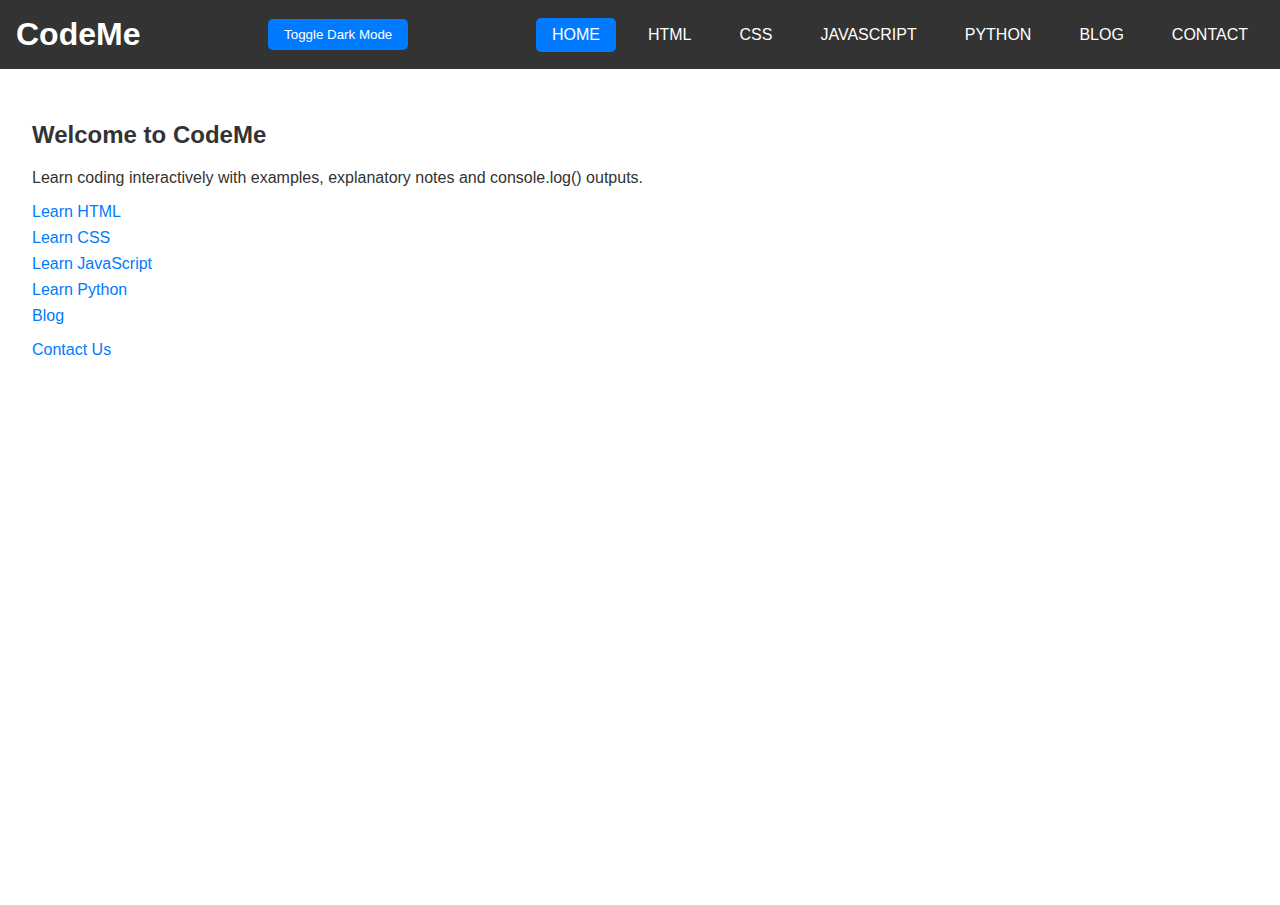
<file: index.html>
<!DOCTYPE html>
<html lang="en">

<head>
    <meta charset="UTF-8">
    <meta name="viewport" content="width=device-width, initial-scale=1.0">
    <title>CodeMe -Learn to Code</title>
    <link rel="stylesheet" href="static/css/style.css">
    <script src="static/script.js" defer></script>   
    <style>
html, body {
    height: 100%;
    margin: 0;
    padding: 0;
    box-sizing: border-box;
}
body {
    min-height: 100vh;
    width: 100vw;
    margin: 0;
    padding: 0;
    box-sizing: border-box;
    background: #fff;
    color: #333;
    font-family: Arial, sans-serif;
}
#root, .container {
    min-height: calc(100vh - 64px);
    box-sizing: border-box;
    height: auto;
}
nav {
    display: flex;
    justify-content: space-between;
    align-items: center;
    background-color: #333;
    color: white;
    padding: 1rem;
}
nav h1 {
    margin: 0;
}
.nav-links {
    display: flex;
    gap: 1rem;
}
.nav-links a {
    color: white;
    text-decoration: none;
    padding: 0.5rem 1rem;
    border-radius: 5px;
}
.nav-links a.active {
    background-color: #007bff;
}
.burger {
    display: none;
    flex-direction: column;
    cursor: pointer;
}
.burger div {
    width: 25px;
    height: 3px;
    background-color: white;
    margin: 3px 0;
}
@media (max-width: 768px) {
    .nav-links {
        display: none;
        flex-direction: column;
        background-color: #333;
        position: absolute;
        top: 60px;
        right: 10px;
        width: 150px;
        border-radius: 5px;
        padding: 1rem;
    }
    .nav-links.active {
        display: flex;
    }
    .burger {
        display: flex;
    }
}
button {
    cursor: pointer;
    padding: 0.5rem 1rem;
    border: none;
    background-color: #007bff;
    color: white;
    border-radius: 5px;
    transition: background 0.2s;
}
button:hover {
    background-color: #0056b3;
}
pre {
    background-color: #f8f9fa;
    color: #333;
    padding: 1rem;
    border: 1px solid #ddd;
    border-radius: 5px;
    overflow-x: auto;
    white-space: pre-wrap;
}
.dark-mode {
    background-color: #222 !important;
    color: white !important;
}
.dark-mode pre {
    background-color: #333;
    color: #f8f9fa;
    border: 1px solid #555;
}
    </style>
</head>

<body>
    <nav>
        <h1>CodeMe</h1>
        <button onclick="toggleTheme()">Toggle Dark Mode</button>
        <div class="burger" onclick="toggleMenu()">
            <div></div>
            <div></div>
            <div></div>
        </div>
        <div class="nav-links">
            <a href="index.html" class="active">HOME</a>
            <a href="htmlMe.html">HTML</a>
            <a href="cssMe.html">CSS</a>
            <a href="javascriptMe.html">JAVASCRIPT</a>
            <a href="pythonMe.html">PYTHON</a>
            <a href="blog.html">BLOG</a>
            <a href="contact.html">CONTACT</a>
        </div>
    </nav>

    <div class="container">
        <h2>Welcome to CodeMe</h2>
        <p>Learn coding interactively with examples, explanatory notes and console.log() outputs.</p>
        <ul>
            <li><a href="htmlMe.html">Learn HTML</a></li>
            <li><a href="cssMe.html">Learn CSS</a></li>
            <li><a href="javascriptMe.html">Learn JavaScript</a></li>
            <li><a href="pythonMe.html">Learn Python</a></li>
            <li><a href="blog.html">Blog</a></li>
        </ul>
        <a href="contact.html">Contact Us</a>
    </div>

    <script>
        // Toggle the burger menu
        function toggleMenu() {
            const navLinks = document.querySelector('.nav-links');
            navLinks.classList.toggle('active');
        }
    </script>
</body>

</html>
</file>
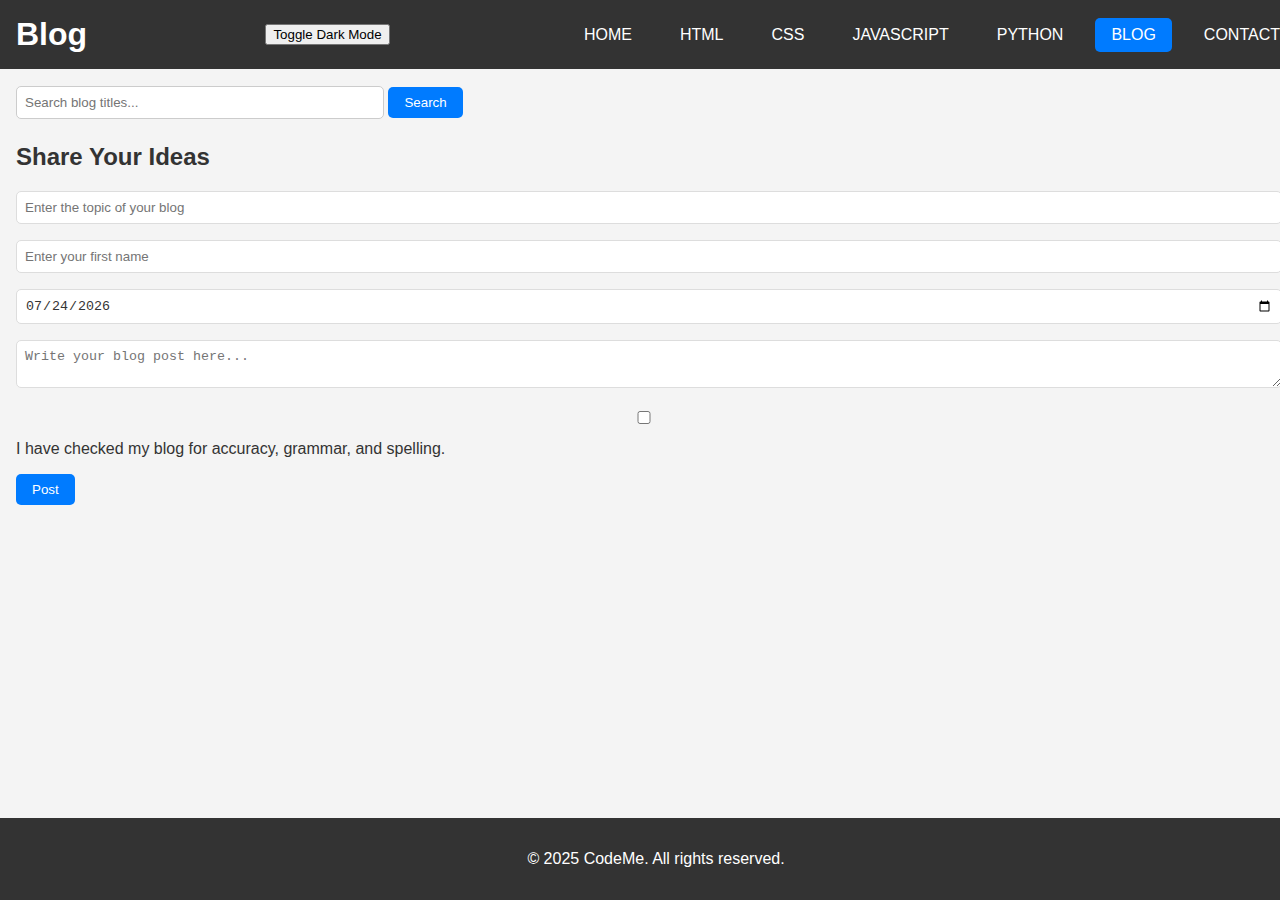
<file: blog.html>
<!DOCTYPE html>
<html lang="en">

<head>
    <meta charset="UTF-8">
    <meta name="viewport" content="width=device-width, initial-scale=1.0">
    <title>CodeMe - Blog</title>
    <link rel="stylesheet" href="static/css/blogstyle.css">
    <script src="static/script.js" defer></script>
    <style>
        .comments .comment {
            margin-bottom: 1rem;
        }

        .inline-alert {
            display: flex;
            align-items: center;
            margin-top: 0.5rem;
            color: #dc3545;
            font-weight: bold;
            font-size: 1rem;
        }

        .inline-alert input[type="checkbox"] {
            margin-right: 0.5rem;
            accent-color: #dc3545;
        }

        /* Modal styles */
        .modal-overlay {
            position: fixed;
            top: 0;
            left: 0;
            right: 0;
            bottom: 0;
            background: rgba(0, 0, 0, 0.5);
            z-index: 2000;
            display: flex;
            align-items: center;
            justify-content: center;
        }

        .modal {
            background: #fff;
            color: #222;
            border-radius: 8px;
            max-width: 90vw;
            width: 400px;
            padding: 1.5rem;
            box-shadow: 0 4px 24px rgba(0, 0, 0, 0.2);
            position: relative;
        }

        .modal h3 {
            margin-top: 0;
        }

        .modal-list {
            max-height: 300px;
            overflow-y: auto;
            margin-bottom: 1rem;
        }

        .modal-list label {
            display: flex;
            align-items: center;
            margin-bottom: 0.5rem;
            cursor: pointer;
        }

        .modal-list input[type="checkbox"] {
            margin-right: 0.5rem;
        }

        .modal-close {
            background: #dc3545;
            color: #fff;
            border: none;
            border-radius: 4px;
            padding: 0.5rem 1rem;
            cursor: pointer;
            float: right;
        }

        .modal-instruction {
            font-size: 0.95rem;
            color: #555;
            margin-bottom: 0.5rem;
        }

        .dynamic-modal-anchor {
            position: relative;
        }

        .dynamic-modal-below {
            position: static !important;
            margin-top: 1rem;
            z-index: 3000;
        }

        .scroll-to-top {
            display: none;
            position: fixed;
            right: 2rem;
            bottom: 5rem;
            z-index: 3001;
            background: #007bff;
            color: #fff;
            border: none;
            border-radius: 50px;
            padding: 0.75rem 1.5rem;
            font-size: 1.1rem;
            cursor: pointer;
            box-shadow: 0 2px 8px rgba(0, 0, 0, 0.15);
            transition: opacity 0.2s;
        }

        /* Burger icon and nav menu sizing for consistency across pages */
        .burger {
            display: none;
            flex-direction: column;
            cursor: pointer;
            margin-left: 1rem;
            margin-right: 0.5rem;
            z-index: 1100;
            padding: 0.25rem 0.25rem;
            background: transparent;
            border: none;
            width: 40px;
            height: 40px;
            justify-content: center;
        }
        .burger div {
            width: 28px;
            height: 4px;
            background-color: white;
            margin: 4px 0;
            border-radius: 2px;
        }
        @media (max-width: 768px) {
            .nav-links {
                display: none;
                flex-direction: column;
                background-color: #333;
                position: absolute;
                top: 60px;
                right: 10px;
                width: 180px;
                border-radius: 5px;
                padding: 1rem 0.5rem;
                margin: 0;
                z-index: 1050;
                box-shadow: 0 2px 8px rgba(0,0,0,0.15);
            }
            .nav-links.active {
                display: flex;
            }
            .burger {
                display: flex;
            }
        }
        @media (max-width: 600px) {

            .add-post input,
            .add-post textarea {
                font-size: 1rem;
            }

            .inline-alert {
                font-size: 0.95rem;
            }

            .modal {
                width: 95vw;
                padding: 1rem;
            }

            .scroll-to-top {
                right: 1rem;
                bottom: 5rem;
                padding: 0.5rem 1rem;
                font-size: 1rem;
            }
        }
        @media (max-width: 400px) {
            .burger {
                width: 36px;
                height: 36px;
            }
            .nav-links {
                width: 98vw;
                right: 1vw;
                padding: 0.5rem 0.1rem;
            }
        }
    </style>
</head>

<body>
    <nav>
        <h1>Blog</h1>
        <button onclick="toggleTheme()">Toggle Dark Mode</button>
        <div class="burger" onclick="toggleMenu()">
            <div></div>
            <div></div>
            <div></div>
        </div>
        <div class="nav-links">
            <a href="index.html">HOME</a>
            <a href="htmlMe.html">HTML</a>
            <a href="cssMe.html">CSS</a>
            <a href="javascriptMe.html">JAVASCRIPT</a>
            <a href="pythonMe.html">PYTHON</a>
            <a href="blog.html" class="active">BLOG</a>
            <a href="contact.html">CONTACT</a>
        </div>
    </nav>

    <div class="container">
        <div style="margin-bottom:1.5rem;">
            <input type="text" id="searchInput" placeholder="Search blog titles..."
                style="width:70%;max-width:350px;padding:0.5rem;border-radius:5px;border:1px solid #ccc;"
                onkeydown="if(event.key==='Enter'){event.preventDefault();searchBlogs();}">
            <button onclick="searchBlogs()"
                style="padding:0.5rem 1rem;border-radius:5px;border:none;background:#007bff;color:#fff;cursor:pointer;">Search</button>
        </div>
        <div class="add-post">
            <h2>Share Your Ideas</h2>
            <form id="addPostForm" onsubmit="addPost(event)">
                <input type="text" id="postTopic" placeholder="Enter the topic of your blog" required>
                <input type="text" id="postAuthor" placeholder="Enter your first name" required>
                <input type="date" id="postDate" required>
                <textarea id="postContent" placeholder="Write your blog post here..." required></textarea>
                <div style="margin-bottom: 1rem;">
                    <input type="checkbox" id="postConfirm" required style="margin-right:0.5rem;">
                    <label for="postConfirm">I have checked my blog for accuracy, grammar, and spelling.</label>
                </div>
                <div id="postAlert"></div>
                <button type="submit">Post</button>
            </form>
        </div>

        <div class="blog-posts" id="blogPosts">
            <!-- Blog posts will be dynamically added here -->
        </div>
    </div>

    <div id="searchModal" style="display:none;"></div>

    <!-- Return to Top button restored just above the footer -->
    <button class="scroll-to-top" id="scrollToTop" onclick="scrollToTop()">Return to Top</button>

    <footer>
        <p>&copy; 2025 CodeMe. All rights reserved.</p>
    </footer>

    <script>
        // Toggle the burger menu
        function toggleMenu() {
            const navLinks = document.querySelector('.nav-links');
            navLinks.classList.toggle('active');
        }
        // Set the current date in the date field on page load and restrict to today only
        const today = new Date().toISOString().split('T')[0];
        document.getElementById('postDate').value = today;
        document.getElementById('postDate').setAttribute('min', today);
        document.getElementById('postDate').setAttribute('max', today);

        // Store blog post references for search
        let blogPostRefs = [];

        // Add a new blog post
        function addPost(event) {
            if (event) event.preventDefault();

            document.getElementById('postAlert').innerHTML = '';

            const postTopic = document.getElementById('postTopic').value;
            const postAuthor = document.getElementById('postAuthor').value;
            const postDate = document.getElementById('postDate').value;
            const postContent = document.getElementById('postContent').value;
            const postConfirm = document.getElementById('postConfirm').checked;

            if (!postTopic.trim()) {
                document.getElementById('postTopic').focus();
                return;
            }
            if (!postAuthor.trim()) {
                document.getElementById('postAuthor').focus();
                return;
            }
            if (!postDate) {
                alert('The date is required. Please select a date.');
                document.getElementById('postDate').focus();
                return;
            }
            if (postDate !== today) {
                alert('The date must be today.');
                document.getElementById('postDate').focus();
                return;
            }
            if (!postContent.trim()) {
                document.getElementById('postContent').focus();
                return;
            }
            if (!postConfirm) {
                document.getElementById('postAlert').innerHTML = `
                <span class="inline-alert">
                    <input type="checkbox" id="postConfirmInline" onclick="document.getElementById('postConfirm').checked=this.checked;document.getElementById('postAlert').innerHTML='';" style="margin-right:0.5rem;">
                    Please confirm you have checked your blog for accuracy, grammar, and spelling.
                </span>
            `;
                document.getElementById('postConfirmInline').focus();
                return;
            }

            const blogPosts = document.getElementById('blogPosts');
            const postDiv = document.createElement('div');
            postDiv.className = 'blog-post';
            postDiv.setAttribute('data-author', postAuthor);

            // Assign a unique id for search navigation
            const postId = 'blog-' + Date.now() + '-' + Math.floor(Math.random() * 10000);
            postDiv.id = postId;

            const postTitle = document.createElement('h3');
            postTitle.textContent = `${postTopic} - by ${postAuthor} on ${postDate}`;
            postDiv.appendChild(postTitle);

            const postText = document.createElement('p');
            postText.textContent = postContent;
            postText.className = 'post-content';
            postDiv.appendChild(postText);

            // Emoji container (no link to comments)
            const emojiContainer = document.createElement('div');
            emojiContainer.className = 'emoji-container';
            emojiContainer.innerHTML = `
            <button type="button" onclick="incrementEmoji(this, '👍')">👍 <span class="emoji-count">0</span></button>
            <button type="button" onclick="incrementEmoji(this, '❤️')">❤️ <span class="emoji-count">0</span></button>
            <button type="button" onclick="incrementEmoji(this, '😂')">😂 <span class="emoji-count">0</span></button>
            <button type="button" onclick="incrementEmoji(this, '😮')">😮 <span class="emoji-count">0</span></button>
            <button type="button" onclick="incrementEmoji(this, '😢')">😢 <span class="emoji-count">0</span></button>
        `;
            postDiv.appendChild(emojiContainer);

            // Discuss section (for new post only, not linked to other posts)
            const discussSection = document.createElement('div');
            discussSection.className = 'discuss-section dynamic-modal-anchor';
            discussSection.innerHTML = `
            <h4>Discuss:</h4>
            <div class="comments"></div>
            <input type="text" class="comment-author" placeholder="Your First Name" required>
            <input type="date" class="comment-date" required>
            <textarea class="comment-input" placeholder="Write your comment here..." required></textarea>
            <div style="margin-bottom: 1rem;">
                <input type="checkbox" class="comment-confirm" required style="margin-right:0.5rem;">
                <label>I've checked my comment for accuracy, grammar, and spelling.</label>
            </div>
            <div class="commentAlert"></div>
            <button class="comment-button" onclick="addComment(event, this)">Comment</button>
        `;
            postDiv.appendChild(discussSection);

            // Set the current date for the comment date field and restrict to today only
            const commentDateField = discussSection.querySelector('.comment-date');
            commentDateField.value = today;
            commentDateField.setAttribute('min', today);
            commentDateField.setAttribute('max', today);

            const deleteButton = document.createElement('button');
            deleteButton.textContent = 'Delete';
            deleteButton.style.marginTop = '0.5rem';
            deleteButton.style.backgroundColor = '#dc3545';
            deleteButton.style.color = 'white';
            deleteButton.style.border = 'none';
            deleteButton.style.padding = '0.5rem 1rem';
            deleteButton.style.borderRadius = '5px';
            deleteButton.style.cursor = 'pointer';
            deleteButton.onclick = () => blogPosts.removeChild(postDiv);
            postDiv.appendChild(deleteButton);

            blogPosts.appendChild(postDiv);

            // Add to blogPostRefs for search
            blogPostRefs.push({
                id: postId,
                title: postTopic,
                element: postDiv
            });

            // Clear input fields
            document.getElementById('postTopic').value = '';
            document.getElementById('postAuthor').value = '';
            document.getElementById('postContent').value = '';
            document.getElementById('postConfirm').checked = false;
            document.getElementById('postDate').value = today;
        }

        // Add a comment to the discuss section
        function addComment(event, button) {
            if (event) event.preventDefault();

            const parent = button.parentElement;
            const commentAuthorInput = parent.querySelector('.comment-author');
            const commentAuthor = commentAuthorInput.value.trim();
            const commentDateInput = parent.querySelector('.comment-date');
            const commentDate = commentDateInput.value;
            const commentInput = parent.querySelector('.comment-input');
            const commentText = commentInput.value.trim();
            const commentConfirm = parent.querySelector('.comment-confirm').checked;
            const commentAlertDiv = parent.querySelector('.commentAlert');
            commentAlertDiv.innerHTML = '';

            if (!commentAuthor) {
                commentAuthorInput.focus();
                return;
            }
            if (!commentDate) {
                commentDateInput.focus();
                commentAlertDiv.innerHTML = `
                <span class="inline-alert">
                    Please select a date for your comment.
                </span>
            `;
                return;
            }
            if (commentDate !== today) {
                commentDateInput.focus();
                commentAlertDiv.innerHTML = `
                <span class="inline-alert">
                    The comment date must be today.
                </span>
            `;
                return;
            }
            if (!commentText) {
                commentInput.focus();
                return;
            }
            if (!commentConfirm) {
                commentAlertDiv.innerHTML = `
                <span class="inline-alert">
                    <input type="checkbox" class="comment-confirm-inline" onclick="this.closest('div').parentElement.querySelector('.comment-confirm').checked=this.checked;this.closest('.inline-alert').remove();" style="margin-right:0.5rem;">
                    Please confirm you have checked your comment for accuracy, grammar, and spelling.
                </span>
            `;
                parent.querySelector('.comment-confirm-inline').focus();
                return;
            }

            const commentsDiv = parent.querySelector('.comments');
            const commentDiv = document.createElement('div');
            commentDiv.className = 'comment';
            commentDiv.setAttribute('data-author', commentAuthor);

            const commentContent = document.createElement('span');
            commentContent.innerHTML = `<strong>${commentAuthor}</strong> on ${commentDate}:<br>${commentText}`;
            commentContent.className = 'comment-content';
            commentDiv.appendChild(commentContent);

            commentsDiv.appendChild(commentDiv);

            // Clear comment fields
            commentAuthorInput.value = '';
            commentInput.value = '';
            parent.querySelector('.comment-confirm').checked = false;
            commentDateInput.value = today;
        }

        // Increment emoji count (does not trigger comment requirement)
        function incrementEmoji(button, emoji) {
            const countSpan = button.querySelector('.emoji-count');
            countSpan.textContent = parseInt(countSpan.textContent) + 1;
        }

        // Blog search functionality
        function searchBlogs() {
            const keyword = document.getElementById('searchInput').value.trim().toLowerCase();
            document.getElementById('searchInput').value = ''; // Clear search box after search
            if (!keyword) {
                showModal([], true);
                return;
            }
            // Find all blog posts with matching title (case-insensitive, all topics)
            const matches = blogPostRefs.filter(ref => ref.title.toLowerCase().includes(keyword));
            showModal(matches, false);
        }

        // Modal navigation state
        let modalMatches = [];
        let modalCurrentIndex = 0;

        function showModal(matches, emptySearch) {
            const modal = document.getElementById('searchModal');
            modalMatches = matches;
            modalCurrentIndex = 0;

            // Remove any previous modal from DOM
            document.querySelectorAll('.dynamic-modal-below').forEach(el => el.remove());

            if (emptySearch) {
                modal.innerHTML = `
                    <div class="modal-overlay"><div class="modal">
                        <h3>Blog Search Results</h3>
                        <div class="modal-instruction">Please enter a keyword to search blog titles.</div>
                        <button class="modal-close" onclick="closeModal()">Close</button>
                    </div></div>
                `;
                modal.style.display = 'block';
                modal.style.position = '';
                return;
            }

            if (matches.length === 0) {
                modal.innerHTML = `
                    <div class="modal-overlay"><div class="modal">
                        <h3>Blog Search Results</h3>
                        <div class="modal-instruction">No blogs found for your search.</div>
                        <button class="modal-close" onclick="closeModal()">Close</button>
                    </div></div>
                `;
                modal.style.display = 'block';
                modal.style.position = '';
                return;
            }

            // Build modal content for multiple results
            let html = `<div class="modal">
                <h3>Blog Search Results</h3>
                <div class="modal-instruction">Select blog(s) to view. Close this window when no longer required.</div>
                <form class="modal-list">`;
            matches.forEach((ref, idx) => {
                html += `<label><input type="checkbox" class="modal-blog-check" value="${ref.id}"> ${ref.title}</label>`;
            });
            html += `</form>
                <button onclick="goToCheckedBlogs(event)" style="margin-bottom:1rem;background:#007bff;color:#fff;border:none;padding:0.5rem 1rem;border-radius:5px;cursor:pointer;">Go to Selected Blogs</button>
                <button class="modal-close" onclick="closeModal()">Close</button>
            </div>`;

            // Attach modal above the first matching blog or at the top if not found
            let anchor = null;
            if (matches.length > 0) {
                anchor = document.getElementById(matches[0].id);
            }
            if (anchor) {
                // Insert modal above the blog title
                const dynamicDiv = document.createElement('div');
                dynamicDiv.className = 'dynamic-modal-below';
                dynamicDiv.innerHTML = html;
                anchor.parentNode.insertBefore(dynamicDiv, anchor);
                modal.style.display = 'none';
            } else {
                modal.innerHTML = `<div class="modal-overlay">${html}</div>`;
                modal.style.display = 'block';
                modal.style.position = '';
            }
        }

        function closeModal() {
            document.getElementById('searchModal').style.display = 'none';
            document.querySelectorAll('.dynamic-modal-below').forEach(el => el.remove());
        }

        function goToCheckedBlogs(event) {
            if (event) event.preventDefault();
            // Get all checked blogs
            const checks = document.querySelectorAll('.modal-blog-check:checked');
            if (checks.length === 0) {
                alert('Please select at least one blog to view.');
                return;
            }
            // Build an array of blog ids in order
            const blogIds = Array.from(checks).map(input => input.value);
            // Start navigation
            navigateBlogs(blogIds, 0);
        }

        function navigateBlogs(blogIds, idx) {
            if (idx >= blogIds.length) {
                closeModal();
                return;
            }
            // Remove any previous modal
            document.querySelectorAll('.dynamic-modal-below').forEach(el => el.remove());
            // Scroll to blog
            const blog = document.getElementById(blogIds[idx]);
            if (blog) {
                blog.scrollIntoView({ behavior: 'smooth', block: 'center' });
                blog.style.boxShadow = '0 0 0 3px #007bff';
                setTimeout(() => blog.style.boxShadow = '', 2000);

                // Show modal below this blog
                const dynamicDiv = document.createElement('div');
                dynamicDiv.className = 'dynamic-modal-below';
                dynamicDiv.innerHTML = `
                    <div class="modal">
                        <h3>Viewing Blog: ${blog.querySelector('h3').textContent}</h3>
                        <div class="modal-instruction">Continue to next blog or close this window when no longer required.</div>
                        <button onclick="navigateBlogs(['${blogIds.join("','")}'], ${idx + 1})" style="margin-bottom:1rem;background:#007bff;color:#fff;border:none;padding:0.5rem 1rem;border-radius:5px;cursor:pointer;" ${idx + 1 >= blogIds.length ? 'disabled' : ''}>Continue to Next Blog</button>
                        <button class="modal-close" onclick="closeModal()">Close</button>
                    </div>
                `;
                blog.parentNode.insertBefore(dynamicDiv, blog.nextSibling);
            }
        }

        // Scroll to the top of the page
        function scrollToTop() {
            window.scrollTo({ top: 0, behavior: 'smooth' });
        }

        // Show or hide the "Return to Top" button
        window.addEventListener('scroll', () => {
            const scrollToTopButton = document.getElementById('scrollToTop');
            if (window.scrollY > 200) {
                scrollToTopButton.style.display = 'block';
            } else {
                scrollToTopButton.style.display = 'none';
            }
        });

        // Allow Enter to submit the blog post form from any input (except textarea)
        document.getElementById('addPostForm').addEventListener('keydown', function (e) {
            if (e.key === 'Enter' && e.target.tagName !== 'TEXTAREA') {
                this.requestSubmit();
            }
        });

        // Add event delegation for comment submission via Enter key
        document.addEventListener('keydown', function (e) {
            // Only trigger on Enter key, not Shift+Enter (for newlines in textarea)
            if (e.key === 'Enter' && !e.shiftKey) {
                // If focus is on a comment textarea, submit comment
                const active = document.activeElement;
                if (active && active.classList.contains('comment-input')) {
                    e.preventDefault();
                    // Find the related comment button and trigger click
                    const discussSection = active.closest('.discuss-section');
                    if (discussSection) {
                        const commentBtn = discussSection.querySelector('.comment-button');
                        if (commentBtn) commentBtn.click();
                    }
                }
            }
        });
    </script>
</body>
</html>
</file>
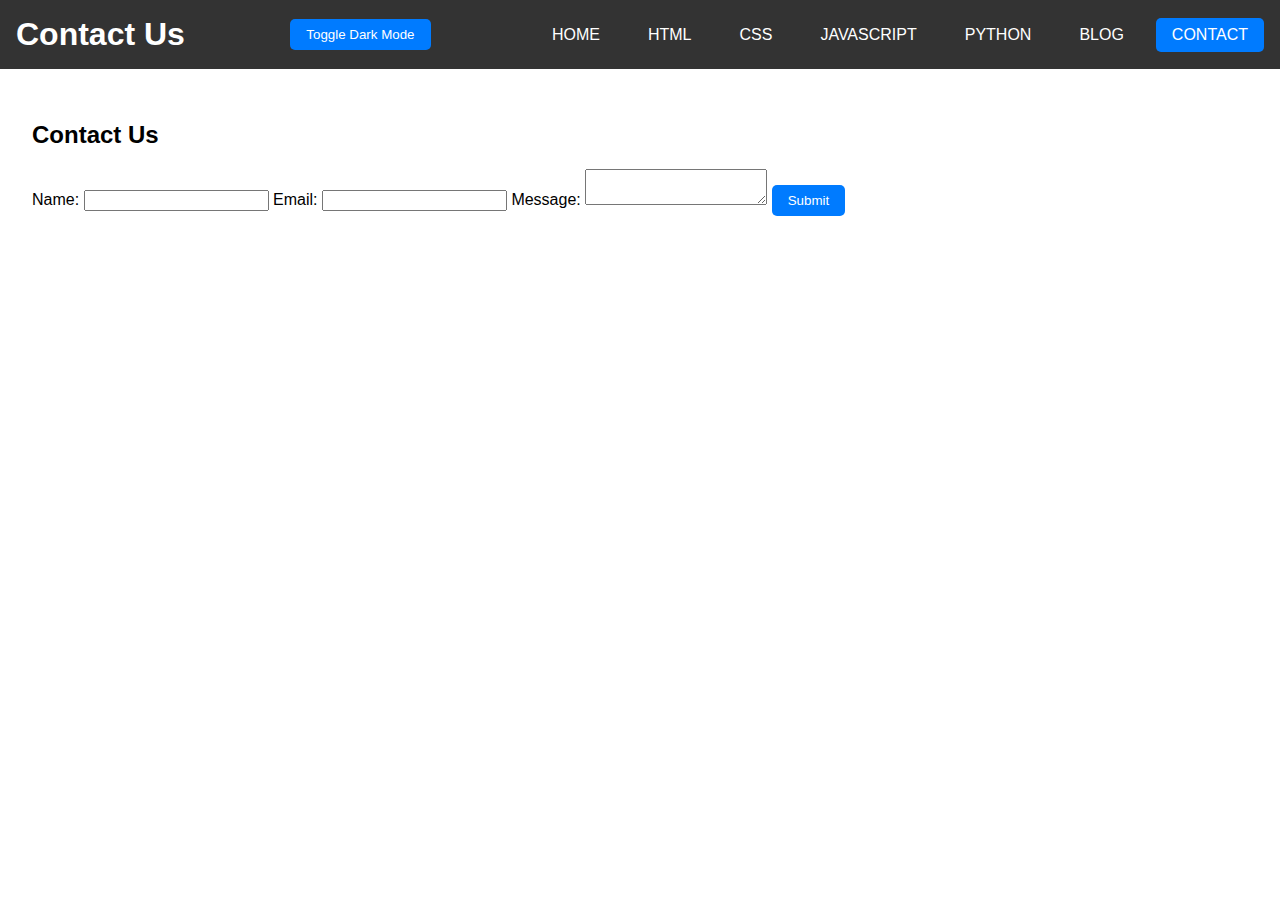
<file: contact.html>
<!DOCTYPE html>
<html lang="en">
<head>
    <meta charset="UTF-8">
    <meta name="viewport" content="width=device-width, initial-scale=1.0">
    <title>Contact Us</title>
    <link rel="stylesheet" href="static/css/style.css">
    <script src="static/script.js" defer></script>
    <style>
        /* Responsive Navbar Styles */
        nav {
            display: flex;
            justify-content: space-between;
            align-items: center;
            background-color: #333;
            color: white;
            padding: 1rem;
        }

        nav h1 {
            margin: 0;
        }

        .nav-links {
            display: flex;
            gap: 1rem;
        }

        .nav-links a {
            color: white;
            text-decoration: none;
            padding: 0.5rem 1rem;
            border-radius: 5px;
        }

        .nav-links a.active {
            background-color: #007bff;
        }

        .burger {
            display: none;
            flex-direction: column;
            cursor: pointer;
        }

        .burger div {
            width: 25px;
            height: 3px;
            background-color: white;
            margin: 3px 0;
        }

        @media (max-width: 768px) {
            .nav-links {
                display: none;
                flex-direction: column;
                background-color: #333;
                position: absolute;
                top: 60px;
                right: 10px;
                width: 150px;
                border-radius: 5px;
                padding: 1rem;
            }

            .nav-links.active {
                display: flex;
            }

            .burger {
                display: flex;
            }
        }
    </style>
</head>
<body>
    <nav>
        <h1>Contact Us</h1>
        <button onclick="toggleTheme()">Toggle Dark Mode</button>
        <div class="burger" onclick="toggleMenu()">
            <div></div>
            <div></div>
            <div></div>
        </div>
        <div class="nav-links">
            <a href="index.html">HOME</a>
            <a href="htmlMe.html">HTML</a>
            <a href="cssMe.html">CSS</a>
            <a href="javascriptMe.html">JAVASCRIPT</a>
            <a href="pythonMe.html">PYTHON</a>
            <a href="blog.html">BLOG</a>
            <a href="contact.html" class="active">CONTACT</a>
        </div>
    </nav>

    <div class="container">
        <h2>Contact Us</h2>
        <form action="success.html" method="POST">
            <label for="name">Name:</label>
            <input type="text" id="name" name="name" required>
            <label for="email">Email:</label>
            <input type="email" id="email" name="email" required>
            <label for="message">Message:</label>
            <textarea id="message" name="message" required></textarea>
            <button type="submit">Submit</button>
        </form>
    </div>
    <script>
        // Toggle the burger menu
        function toggleMenu() {
            const navLinks = document.querySelector('.nav-links');
            navLinks.classList.toggle('active');
        }
    </script>
</body>
</html>
</file>
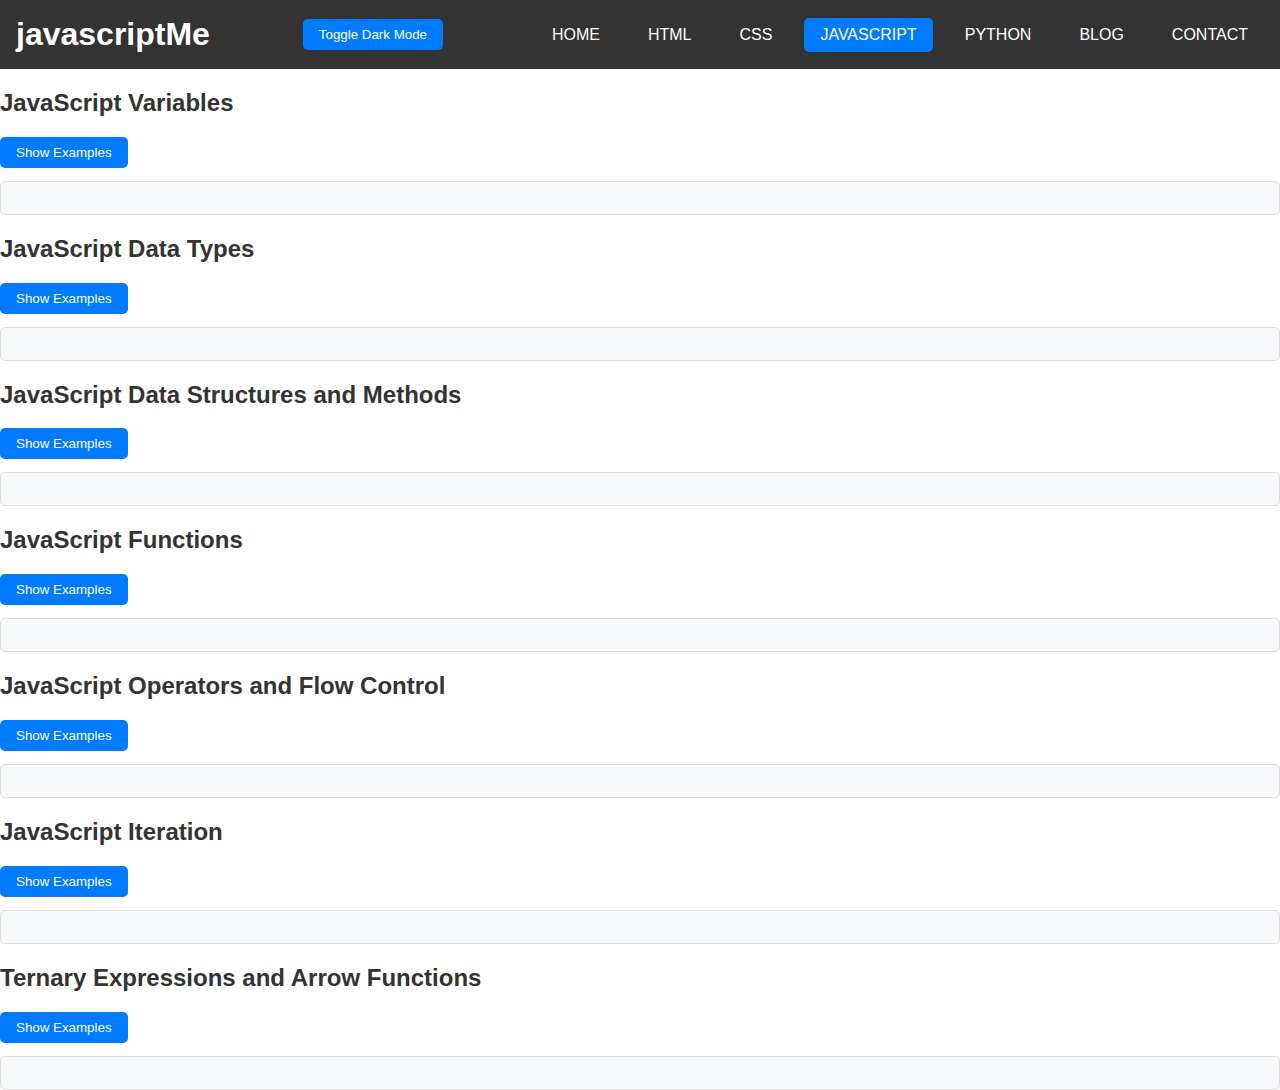
<file: javascriptMe.html>
<!DOCTYPE html>
<html lang="en">
<head>
    <meta charset="UTF-8">
    <meta name="viewport" content="width=device-width, initial-scale=1.0">
    <title>codeMe -javascriptMe</title>
    <link rel="stylesheet" href="static/css/javascriptMestyle.css">
    <script src="static/script.js" defer></script>
   <!-- In javascriptMe.html, inside <head> -->
<style>
html, body {
    height: 100%;
    margin: 0;
    padding: 0;
    box-sizing: border-box;
}
body {
    min-height: 100vh;
    width: 100vw;
    margin: 0;
    padding: 0;
    box-sizing: border-box;
    background: #fff;
    color: #333;
    font-family: Arial, sans-serif;
}
#root, .container {
    min-height: calc(100vh - 64px);
    box-sizing: border-box;
    height: auto;
}
nav {
    display: flex;
    justify-content: space-between;
    align-items: center;
    background-color: #333;
    color: white;
    padding: 1rem;
}
nav h1 {
    margin: 0;
}
.nav-links {
    display: flex;
    gap: 1rem;
}
.nav-links a {
    color: white;
    text-decoration: none;
    padding: 0.5rem 1rem;
    border-radius: 5px;
}
.nav-links a.active {
    background-color: #007bff;
}
.burger {
    display: none;
    flex-direction: column;
    cursor: pointer;
}
.burger div {
    width: 25px;
    height: 3px;
    background-color: white;
    margin: 3px 0;
}
@media (max-width: 768px) {
    .nav-links {
        display: none;
        flex-direction: column;
        background-color: #333;
        position: absolute;
        top: 60px;
        right: 10px;
        width: 150px;
        border-radius: 5px;
        padding: 1rem;
    }
    .nav-links.active {
        display: flex;
    }
    .burger {
        display: flex;
    }
}
button {
    cursor: pointer;
    padding: 0.5rem 1rem;
    border: none;
    background-color: #007bff;
    color: white;
    border-radius: 5px;
    transition: background 0.2s;
}
button:hover {
    background-color: #0056b3;
}
pre {
    background-color: #f8f9fa;
    color: #333;
    padding: 1rem;
    border: 1px solid #ddd;
    border-radius: 5px;
    overflow-x: auto;
    white-space: pre-wrap;
}
.dark-mode {
    background-color: #222 !important;
    color: white !important;
}
.dark-mode pre {
    background-color: #333;
    color: #f8f9fa;
    border: 1px solid #555;
}
</style>
</head>
<body>
    <nav>
        <h1>javascriptMe</h1> 
        <button onclick="toggleTheme()">Toggle Dark Mode</button>
        <div class="burger" onclick="toggleMenu()">
            <div></div>
            <div></div>
            <div></div>
        </div>
        <div class="nav-links">
            <a href="index.html">HOME</a>
            <a href="htmlMe.html">HTML</a>
            <a href="cssMe.html">CSS</a>
            <a href="javascriptMe.html" class="active">JAVASCRIPT</a>
            <a href="pythonMe.html">PYTHON</a>
            <a href="blog.html">BLOG</a>
            <a href="contact.html">CONTACT</a>
        </div>
    </nav>

    <div class="container">
        <section id="variables">
            <h2>JavaScript Variables</h2>
            <button onclick="showVariablesExample()">Show Examples</button>
            <pre id="variablesOutput"></pre>
        </section>

        <section id="dataTypes">
            <h2>JavaScript Data Types</h2>
            <button onclick="showDataTypesExample()">Show Examples</button>
            <pre id="dataTypesOutput"></pre>
        </section>

        <section id="dataStructures">
            <h2>JavaScript Data Structures and Methods</h2>
            <button onclick="showDataStructuresExample()">Show Examples</button>
            <pre id="dataStructuresOutput"></pre>
        </section>

        <section id="functions">
            <h2>JavaScript Functions</h2>
            <button onclick="showFunctionsExample()">Show Examples</button>
            <pre id="functionsOutput"></pre>
        </section>

        <section id="operators">
            <h2>JavaScript Operators and Flow Control</h2>
            <button onclick="showOperatorsExample()">Show Examples</button>
            <pre id="operatorsOutput"></pre>
        </section>

        <section id="iteration">
            <h2>JavaScript Iteration</h2>
            <button onclick="showIterationExample()">Show Examples</button>
            <pre id="iterationOutput"></pre>
        </section>

        <section id="ternaryArrow">
            <h2>Ternary Expressions and Arrow Functions</h2>
            <button onclick="showTernaryArrowExample()">Show Examples</button>
            <pre id="ternaryArrowOutput"></pre>
        </section>
    </div>

    <script>
        // Toggle the burger menu
        function toggleMenu() {
            const navLinks = document.querySelector('.nav-links');
            navLinks.classList.toggle('active');
        }
    </script>
</body>
</html>
</file>
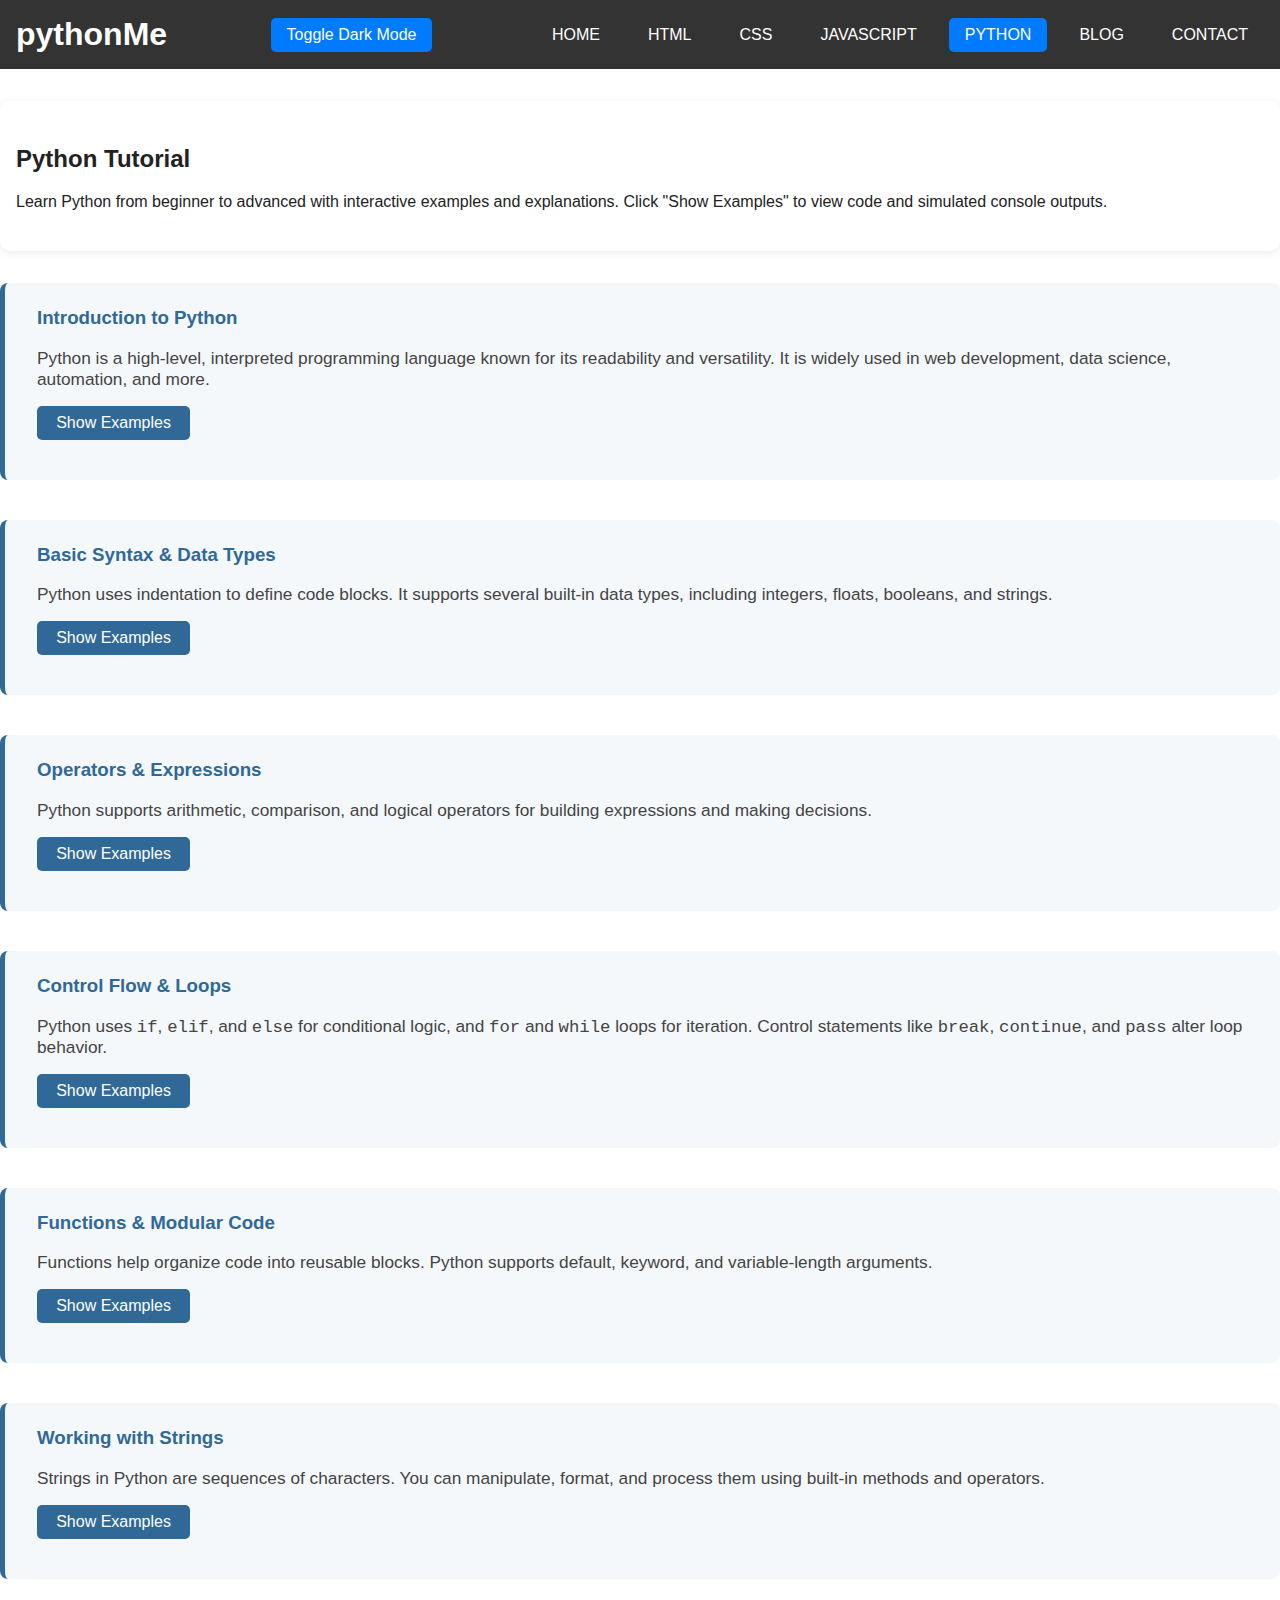
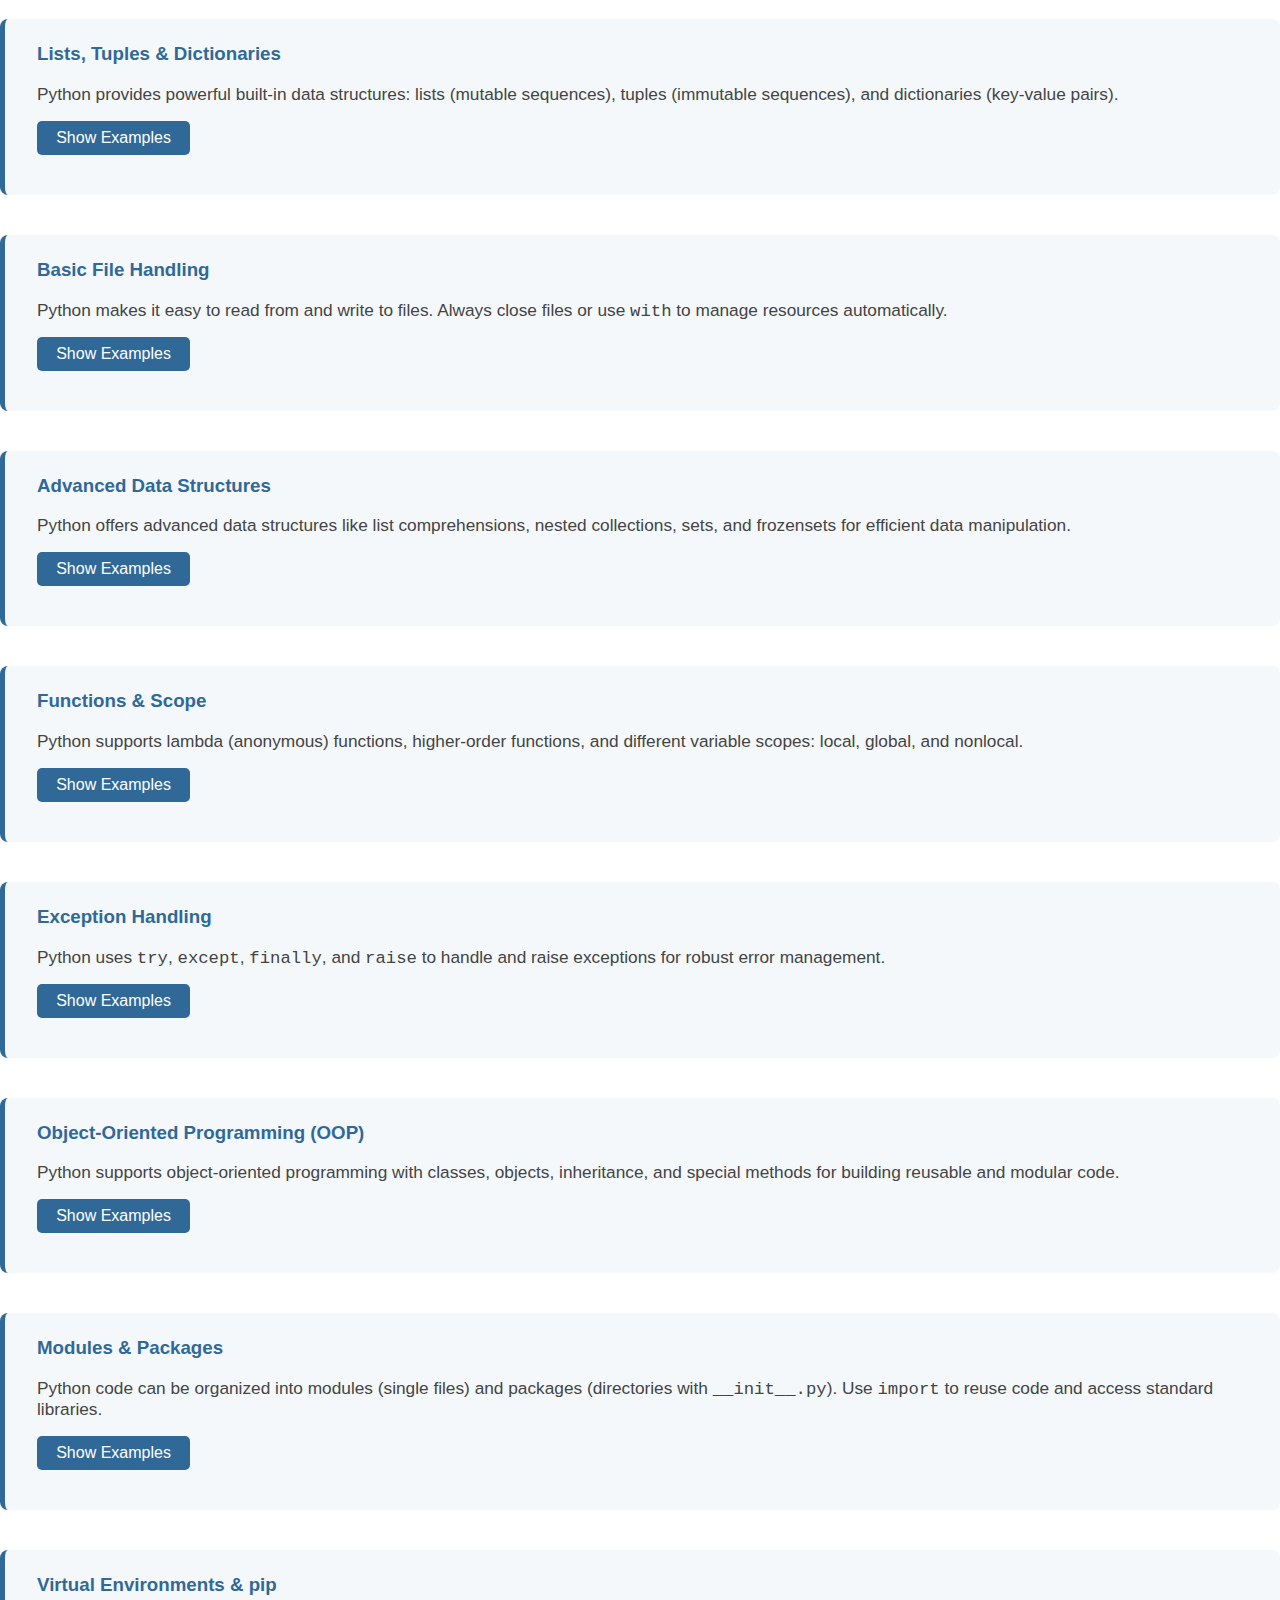
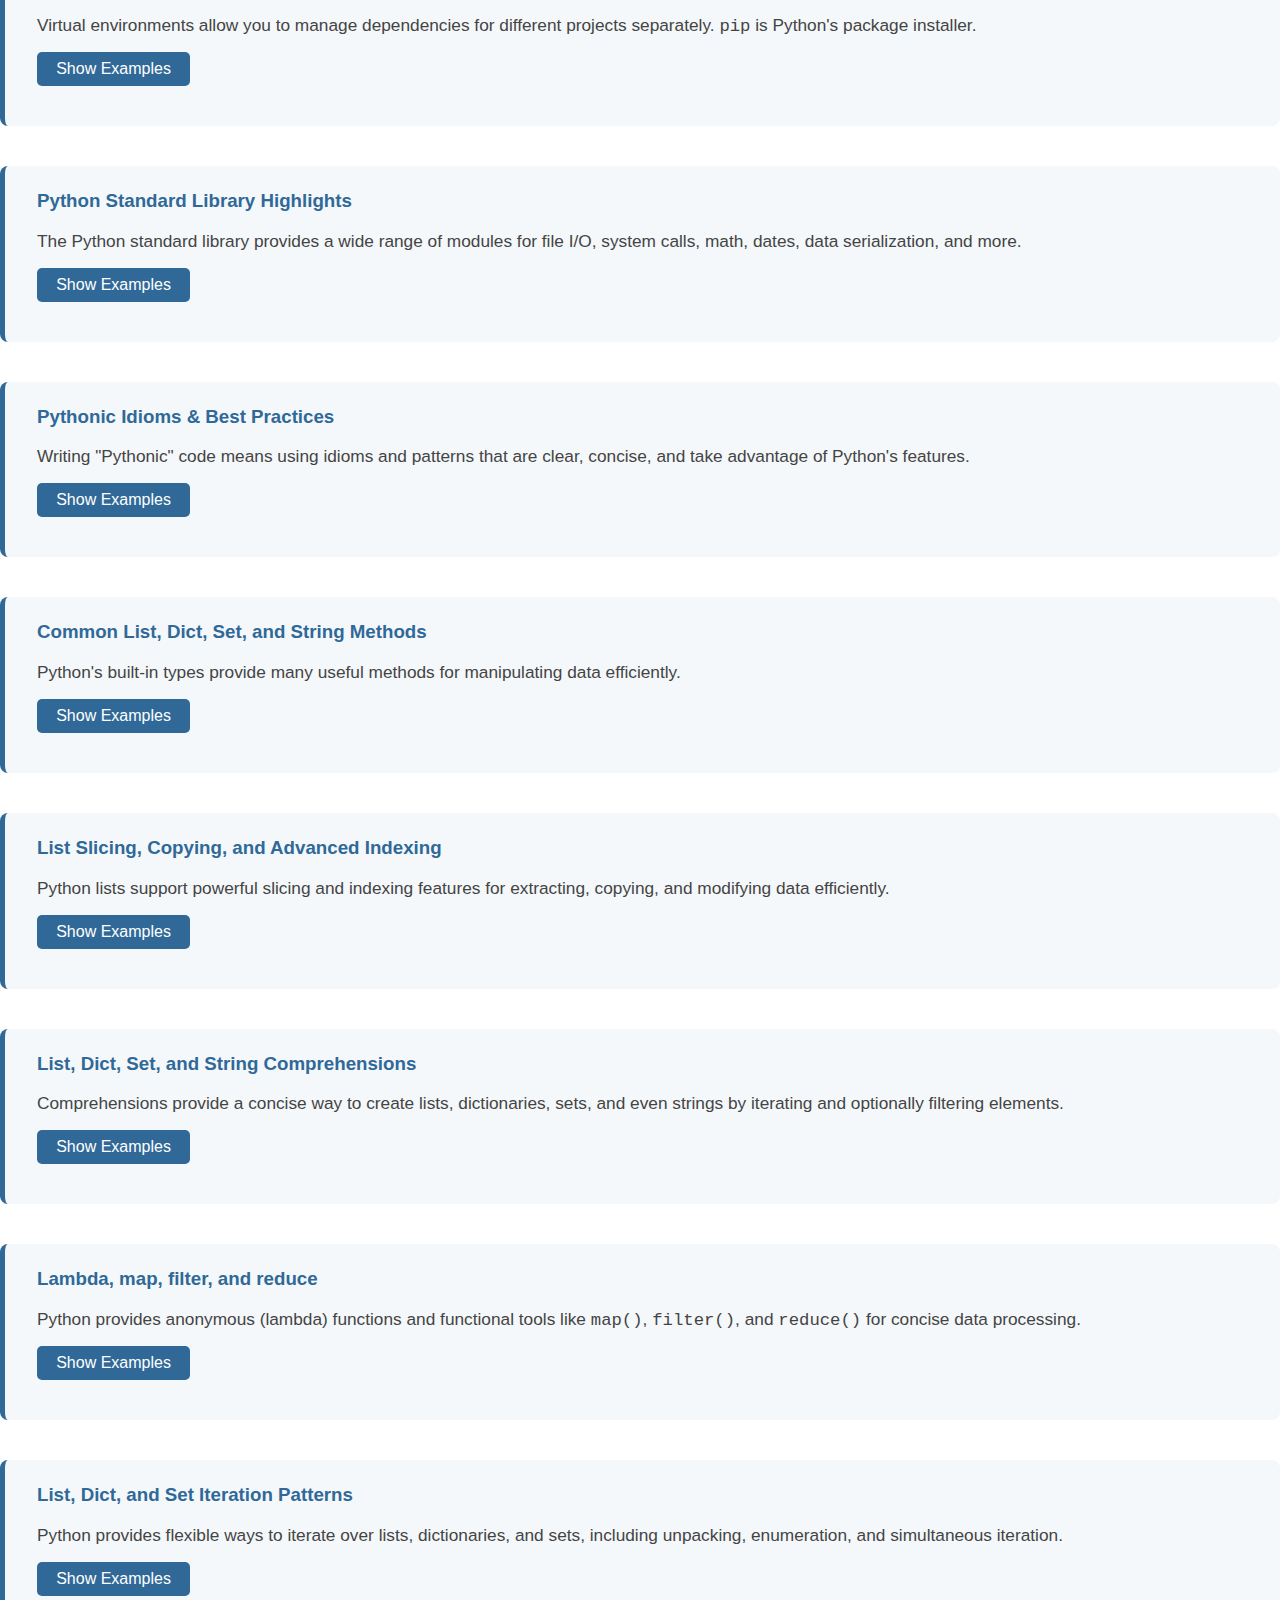
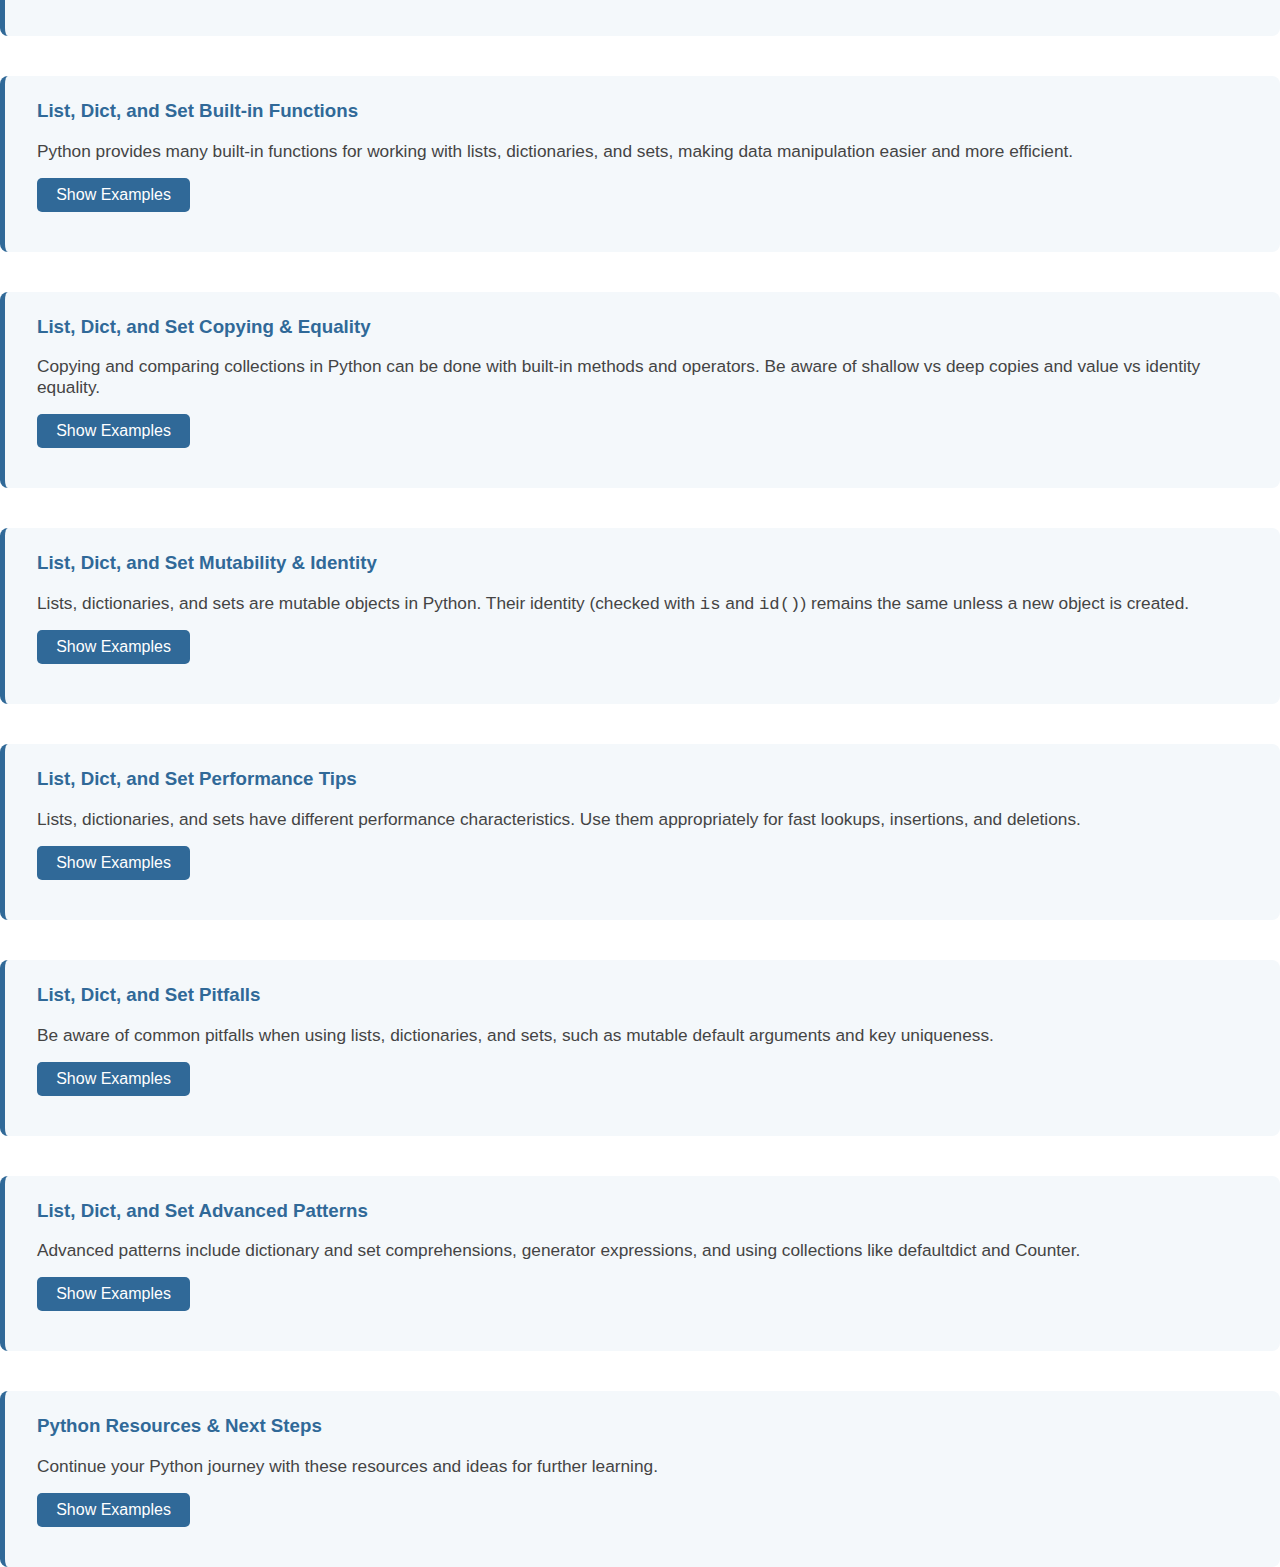
<file: pythonMe.html>
<!DOCTYPE html>
<html lang="en">
<head>
    <meta charset="UTF-8">
    <meta name="viewport" content="width=device-width, initial-scale=1.0">
    <title>codeMe - pythonMe</title>
    <link rel="stylesheet" href="static/css/htmlMestyle.css">
    <link rel="stylesheet" href="static/css/pythonMestyle.css">
    <style>
html, body {
    height: 100%;
    margin: 0;
    padding: 0;
    box-sizing: border-box;
}
body {
    min-height: 100vh;
    width: 100vw;
    margin: 0;
    padding: 0;
    box-sizing: border-box;
    background: #fff;
}
#root, .container {
    min-height: calc(100vh - 64px); /* adjust if nav height changes */
    box-sizing: border-box;
     height: auto;
}
nav {
    display: flex;
    justify-content: space-between;
    align-items: center;
    background-color: #333;
    color: white;
    padding: 1rem;
}
nav h1 {
    margin: 0;
}
.nav-links {
    display: flex;
    gap: 1rem;
}
.nav-links a {
    color: white;
    text-decoration: none;
    padding: 0.5rem 1rem;
    border-radius: 5px;
}
.nav-links a.active {
    background-color: #007bff;
}
.burger {
    display: none;
    flex-direction: column;
    cursor: pointer;
}
.burger div {
    width: 25px;
    height: 3px;
    background-color: white;
    margin: 3px 0;
}
@media (max-width: 768px) {
    .nav-links {
        display: none;
        flex-direction: column;
        background-color: #333;
        position: absolute;
        top: 60px;
        right: 10px;
        width: 150px;
        border-radius: 5px;
        padding: 1rem;
    }
    .nav-links.active {
        display: flex;
    }
    .burger {
        display: flex;
    }
}
button {
    cursor: pointer;
    padding: 0.5rem 1rem;
    border: none;
    background-color: #007bff;
    color: white;
    border-radius: 5px;
    transition: background 0.2s;
}
button:hover {
    background-color: #0056b3;
}
    </style>
</head>
<body>
    <nav>
        <h1>pythonMe</h1>
        <button onclick="toggleTheme()">Toggle Dark Mode</button>
        <div class="burger" onclick="toggleMenu()">
            <div></div>
            <div></div>
            <div></div>
        </div>
        <div class="nav-links">
            <a href="index.html">HOME</a>
            <a href="htmlMe.html">HTML</a>
            <a href="cssMe.html">CSS</a>
            <a href="javascriptMe.html">JAVASCRIPT</a>
            <a href="pythonMe.html" class="active">PYTHON</a>
            <a href="blog.html">BLOG</a>
            <a href="contact.html">CONTACT</a>
        </div>
    </nav>
    <div class="container" style="width:100vw; max-width:100vw; box-sizing:border-box; height:auto; min-height:unset; padding:1.5rem 1rem;">
    <h2>Python Tutorial</h2>
    <p>Learn Python from beginner to advanced with interactive examples and explanations. Click "Show Examples" to view code and simulated console outputs.</p>
    </div>
    
        <!-- Segment 2 of 30: Introduction to Python -->
        <div class="topic-section" id="intro-python">
            <h3>Introduction to Python</h3>
            <div class="explanation">
                Python is a high-level, interpreted programming language known for its readability and versatility. It is widely used in web development, data science, automation, and more.
            </div>
            <button class="example-btn">Show Examples</button>
            <div class="examples-list">
                <div class="example-animate">
                    <div class="explanation"><b>Example 1:</b> Print Hello World</div>
                    <pre>print("Hello, World!")</pre>
                    <div class="console-output"><b>Output:</b> Hello, World!</div>
                </div>
                <div class="example-animate">
                    <div class="explanation"><b>Example 2:</b> Python Version</div>
                    <pre>import sys
print(sys.version)</pre>
                    <div class="console-output"><b>Output:</b> 3.11.2 (or your installed version)</div>
                </div>
                <div class="example-animate">
                    <div class="explanation"><b>Example 3:</b> Python History</div>
                    <pre># Python was created by Guido van Rossum in 1991</pre>
                    <div class="console-output"><b>Output:</b> (No output, just a comment)</div>
                </div>
                <div class="example-animate">
                    <div class="explanation"><b>Example 4:</b> Advantages of Python</div>
                    <pre># Easy to read, versatile, large community, many libraries</pre>
                    <div class="console-output"><b>Output:</b> (No output, just a comment)</div>
                </div>
                <div class="example-animate">
                    <div class="explanation"><b>Example 5:</b> Install Python (Windows)</div>
                    <pre># Download from python.org and run the installer</pre>
                    <div class="console-output"><b>Output:</b> (No output, just a comment)</div>
                </div>
                <div class="example-animate">
                    <div class="explanation"><b>Example 6:</b> Install Python (macOS)</div>
                    <pre># Use Homebrew: brew install python3</pre>
                    <div class="console-output"><b>Output:</b> (No output, just a comment)</div>
                </div>
                <div class="example-animate">
                    <div class="explanation"><b>Example 7:</b> Install Python (Linux)</div>
                    <pre># Use apt: sudo apt install python3</pre>
                    <div class="console-output"><b>Output:</b> (No output, just a comment)</div>
                </div>
                <div class="example-animate">
                    <div class="explanation"><b>Example 8:</b> Using IDLE</div>
                    <pre># Open IDLE from your Start Menu or terminal</pre>
                    <div class="console-output"><b>Output:</b> (No output, just a comment)</div>
                </div>
                <div class="example-animate">
                    <div class="explanation"><b>Example 9:</b> Using Jupyter Notebook</div>
                    <pre># Install with pip: pip install notebook
# Run: jupyter notebook</pre>
                    <div class="console-output"><b>Output:</b> (No output, just a comment)</div>
                </div>
                <div class="example-animate">
                    <div class="explanation"><b>Example 10:</b> Using Python in VS Code</div>
                    <pre># Install Python extension in VS Code</pre>
                    <div class="console-output"><b>Output:</b> (No output, just a comment)</div>
                </div>
                <div class="example-animate">
                    <div class="explanation"><b>Example 11:</b> Running a Python Script</div>
                    <pre># Save as hello.py, then run:
python hello.py</pre>
                    <div class="console-output"><b>Output:</b> Hello, World!</div>
                </div>
                <div class="example-animate">
                    <div class="explanation"><b>Example 12:</b> Interactive Python Shell</div>
                    <pre># Type python in your terminal to start the shell</pre>
                    <div class="console-output"><b>Output:</b> >>> (Python prompt appears)</div>
                </div>
                <div class="example-animate">
                    <div class="explanation"><b>Example 13:</b> Python as a Calculator</div>
                    <pre>print(2 + 3 * 4)</pre>
                    <div class="console-output"><b>Output:</b> 14</div>
                </div>
                <div class="example-animate">
                    <div class="explanation"><b>Example 14:</b> Comments in Python</div>
                    <pre># This is a comment</pre>
                    <div class="console-output"><b>Output:</b> (No output, just a comment)</div>
                </div>
                <div class="example-animate">
                    <div class="explanation"><b>Example 15:</b> Multi-line Comments</div>
                    <pre>"""
This is a
multi-line comment
"""</pre>
                    <div class="console-output"><b>Output:</b> (No output, just a docstring)</div>
                </div>
                <div class="example-animate">
                    <div class="explanation"><b>Example 16:</b> Print Multiple Values</div>
                    <pre>print("Python", 3, "Rocks!")</pre>
                    <div class="console-output"><b>Output:</b> Python 3 Rocks!</div>
                </div>
                <div class="example-animate">
                    <div class="explanation"><b>Example 17:</b> Getting User Input</div>
                    <pre># name = input("Enter your name: ")
# print("Hello,", name)</pre>
                    <div class="console-output"><b>Output:</b> (Prompts for input)</div>
                </div>
                <div class="example-animate">
                    <div class="explanation"><b>Example 18:</b> Python Documentation</div>
                    <pre># Visit https://docs.python.org/3/ for docs</pre>
                    <div class="console-output"><b>Output:</b> (No output, just a comment)</div>
                </div>
                <div class="example-animate">
                    <div class="explanation"><b>Example 19:</b> Python Community</div>
                    <pre># Join forums like Stack Overflow, Reddit, etc.</pre>
                    <div class="console-output"><b>Output:</b> (No output, just a comment)</div>
                </div>
                <div class="example-animate">
                    <div class="explanation"><b>Example 20:</b> Zen of Python</div>
                    <pre>import this</pre>
                    <div class="console-output"><b>Output:</b> The Zen of Python, by Tim Peters (aphorisms)</div>
                </div>
            </div>
        </div>
        <!-- Segment 3 of 30: Basic Syntax & Data Types -->
        <div class="topic-section" id="basic-syntax">
            <h3>Basic Syntax & Data Types</h3>
            <div class="explanation">
                Python uses indentation to define code blocks. It supports several built-in data types, including integers, floats, booleans, and strings.
            </div>
            <button class="example-btn">Show Examples</button>
            <div class="examples-list">
                <div class="example-animate">
                    <div class="explanation"><b>Example 1:</b> Indentation Matters</div>
                    <pre>if True:
    print("Indented block")</pre>
                    <div class="console-output"><b>Output:</b> Indented block</div>
                </div>
                <div class="example-animate">
                    <div class="explanation"><b>Example 2:</b> Integer Type</div>
                    <pre>x = 5
print(type(x))</pre>
                    <div class="console-output"><b>Output:</b> &lt;class 'int'&gt;</div>
                </div>
                <div class="example-animate">
                    <div class="explanation"><b>Example 3:</b> Float Type</div>
                    <pre>y = 3.14
print(type(y))</pre>
                    <div class="console-output"><b>Output:</b> &lt;class 'float'&gt;</div>
                </div>
                <div class="example-animate">
                    <div class="explanation"><b>Example 4:</b> Boolean Type</div>
                    <pre>flag = True
print(type(flag))</pre>
                    <div class="console-output"><b>Output:</b> &lt;class 'bool'&gt;</div>
                </div>
                <div class="example-animate">
                    <div class="explanation"><b>Example 5:</b> String Type</div>
                    <pre>name = "Python"
print(type(name))</pre>
                    <div class="console-output"><b>Output:</b> &lt;class 'str'&gt;</div>
                </div>
                <div class="example-animate">
                    <div class="explanation"><b>Example 6:</b> Variable Assignment</div>
                    <pre>a = 10
b = 20
print(a + b)</pre>
                    <div class="console-output"><b>Output:</b> 30</div>
                </div>
                <div class="example-animate">
                    <div class="explanation"><b>Example 7:</b> Multiple Assignment</div>
                    <pre>x, y, z = 1, 2, 3
print(x, y, z)</pre>
                    <div class="console-output"><b>Output:</b> 1 2 3</div>
                </div>
                <div class="example-animate">
                    <div class="explanation"><b>Example 8:</b> Type Conversion to String</div>
                    <pre>num = 42
s = str(num)
print(s, type(s))</pre>
                    <div class="console-output"><b>Output:</b> 42 &lt;class 'str'&gt;</div>
                </div>
                <div class="example-animate">
                    <div class="explanation"><b>Example 9:</b> Type Conversion to Integer</div>
                    <pre>f = 3.99
i = int(f)
print(i, type(i))</pre>
                    <div class="console-output"><b>Output:</b> 3 &lt;class 'int'&gt;</div>
                </div>
                <div class="example-animate">
                    <div class="explanation"><b>Example 10:</b> Type Conversion to Float</div>
                    <pre>s = "5.5"
f = float(s)
print(f, type(f))</pre>
                    <div class="console-output"><b>Output:</b> 5.5 &lt;class 'float'&gt;</div>
                </div>
                <div class="example-animate">
                    <div class="explanation"><b>Example 11:</b> Boolean from Integer</div>
                    <pre>print(bool(0))
print(bool(1))</pre>
                    <div class="console-output"><b>Output:</b> False<br>True</div>
                </div>
                <div class="example-animate">
                    <div class="explanation"><b>Example 12:</b> String Concatenation</div>
                    <pre>greeting = "Hello, " + "world!"
print(greeting)</pre>
                    <div class="console-output"><b>Output:</b> Hello, world!</div>
                </div>
                <div class="example-animate">
                    <div class="explanation"><b>Example 13:</b> String Multiplication</div>
                    <pre>print("ha" * 3)</pre>
                    <div class="console-output"><b>Output:</b> hahaha</div>
                </div>
                <div class="example-animate">
                    <div class="explanation"><b>Example 14:</b> Escape Characters</div>
                    <pre>print("Line1\\nLine2")</pre>
                    <div class="console-output"><b>Output:</b> Line1\nLine2</div>
                </div>
                <div class="example-animate">
                    <div class="explanation"><b>Example 15:</b> Raw Strings</div>
                    <pre>print(r"C:\\Users\\Name")</pre>
                    <div class="console-output"><b>Output:</b> C:\Users\Name</div>
                </div>
                <div class="example-animate">
                    <div class="explanation"><b>Example 16:</b> Getting Type with type()</div>
                    <pre>print(type(123))
print(type("abc"))</pre>
                    <div class="console-output"><b>Output:</b> &lt;class 'int'&gt;<br>&lt;class 'str'&gt;</div>
                </div>
                <div class="example-animate">
                    <div class="explanation"><b>Example 17:</b> Checking if Variable Exists</div>
                    <pre>try:
    print(x)
except NameError:
    print("x is not defined")</pre>
                    <div class="console-output"><b>Output:</b> x is not defined</div>
                </div>
                <div class="example-animate">
                    <div class="explanation"><b>Example 18:</b> None Type</div>
                    <pre>n = None
print(type(n))</pre>
                    <div class="console-output"><b>Output:</b> &lt;class 'NoneType'&gt;</div>
                </div>
                <div class="example-animate">
                    <div class="explanation"><b>Example 19:</b> Dynamic Typing</div>
                    <pre>var = 10
print(var)
var = "Now I'm a string"
print(var)</pre>
                    <div class="console-output"><b>Output:</b> 10<br>Now I'm a string</div>
                </div>
                <div class="example-animate">
                    <div class="explanation"><b>Example 20:</b> Variable Naming Rules</div>
                    <pre># Valid: my_var, _var, var1
# Invalid: 1var, my-var, class</pre>
                    <div class="console-output"><b>Output:</b> (No output, just a comment)</div>
                </div>
            </div>
        </div>
        <!-- Segment 4 of 30: Operators & Expressions -->
        <div class="topic-section" id="operators-expressions">
            <h3>Operators & Expressions</h3>
            <div class="explanation">
                Python supports arithmetic, comparison, and logical operators for building expressions and making decisions.
            </div>
            <button class="example-btn">Show Examples</button>
            <div class="examples-list">
                <div class="example-animate">
                    <div class="explanation"><b>Example 1:</b> Addition</div>
                    <pre>print(2 + 3)</pre>
                    <div class="console-output"><b>Output:</b> 5</div>
                </div>
                <div class="example-animate">
                    <div class="explanation"><b>Example 2:</b> Subtraction</div>
                    <pre>print(10 - 4)</pre>
                    <div class="console-output"><b>Output:</b> 6</div>
                </div>
                <div class="example-animate">
                    <div class="explanation"><b>Example 3:</b> Multiplication</div>
                    <pre>print(6 * 7)</pre>
                    <div class="console-output"><b>Output:</b> 42</div>
                </div>
                <div class="example-animate">
                    <div class="explanation"><b>Example 4:</b> Division</div>
                    <pre>print(8 / 2)</pre>
                    <div class="console-output"><b>Output:</b> 4.0</div>
                </div>
                <div class="example-animate">
                    <div class="explanation"><b>Example 5:</b> Modulus</div>
                    <pre>print(10 % 3)</pre>
                    <div class="console-output"><b>Output:</b> 1</div>
                </div>
                <div class="example-animate">
                    <div class="explanation"><b>Example 6:</b> Floor Division</div>
                    <pre>print(7 // 3)</pre>
                    <div class="console-output"><b>Output:</b> 2</div>
                </div>
                <div class="example-animate">
                    <div class="explanation"><b>Example 7:</b> Exponentiation</div>
                    <pre>print(2 ** 4)</pre>
                    <div class="console-output"><b>Output:</b> 16</div>
                </div>
                <div class="example-animate">
                    <div class="explanation"><b>Example 8:</b> Equal To</div>
                    <pre>print(5 == 5)</pre>
                    <div class="console-output"><b>Output:</b> True</div>
                </div>
                <div class="example-animate">
                    <div class="explanation"><b>Example 9:</b> Not Equal To</div>
                    <pre>print(3 != 4)</pre>
                    <div class="console-output"><b>Output:</b> True</div>
                </div>
                <div class="example-animate">
                    <div class="explanation"><b>Example 10:</b> Greater Than</div>
                    <pre>print(7 > 2)</pre>
                    <div class="console-output"><b>Output:</b> True</div>
                </div>
                <div class="example-animate">
                    <div class="explanation"><b>Example 11:</b> Less Than</div>
                    <pre>print(2 < 1)</pre>
                    <div class="console-output"><b>Output:</b> False</div>
                </div>
                <div class="example-animate">
                    <div class="explanation"><b>Example 12:</b> Greater Than or Equal To</div>
                    <pre>print(5 >= 5)</pre>
                    <div class="console-output"><b>Output:</b> True</div>
                </div>
                <div class="example-animate">
                    <div class="explanation"><b>Example 13:</b> Less Than or Equal To</div>
                    <pre>print(3 <= 4)</pre>
                    <div class="console-output"><b>Output:</b> True</div>
                </div>
                <div class="example-animate">
                    <div class="explanation"><b>Example 14:</b> Logical AND</div>
                    <pre>print(True and False)</pre>
                    <div class="console-output"><b>Output:</b> False</div>
                </div>
                <div class="example-animate">
                    <div class="explanation"><b>Example 15:</b> Logical OR</div>
                    <pre>print(True or False)</pre>
                    <div class="console-output"><b>Output:</b> True</div>
                </div>
                <div class="example-animate">
                    <div class="explanation"><b>Example 16:</b> Logical NOT</div>
                    <pre>print(not True)</pre>
                    <div class="console-output"><b>Output:</b> False</div>
                </div>
                <div class="example-animate">
                    <div class="explanation"><b>Example 17:</b> Combined Expressions</div>
                    <pre>print((3 > 2) and (2 < 5))</pre>
                    <div class="console-output"><b>Output:</b> True</div>
                </div>
                <div class="example-animate">
                    <div class="explanation"><b>Example 18:</b> Assignment Operator</div>
                    <pre>x = 10
x += 5
print(x)</pre>
                    <div class="console-output"><b>Output:</b> 15</div>
                </div>
                <div class="example-animate">
                    <div class="explanation"><b>Example 19:</b> Chained Comparison</div>
                    <pre>print(1 < 2 < 3)</pre>
                    <div class="console-output"><b>Output:</b> True</div>
                </div>
                <div class="example-animate">
                    <div class="explanation"><b>Example 20:</b> Expression in Print</div>
                    <pre>print("Sum:", 2 + 2)</pre>
                    <div class="console-output"><b>Output:</b> Sum: 4</div>
                </div>
            </div>
        </div>
        <!-- Segment 5 of 30: Control Flow & Loops -->
        <div class="topic-section" id="control-flow">
            <h3>Control Flow & Loops</h3>
            <div class="explanation">
                Python uses <code>if</code>, <code>elif</code>, and <code>else</code> for conditional logic, and <code>for</code> and <code>while</code> loops for iteration. Control statements like <code>break</code>, <code>continue</code>, and <code>pass</code> alter loop behavior.
            </div>
            <button class="example-btn">Show Examples</button>
            <div class="examples-list">
                <div class="example-animate">
                    <div class="explanation"><b>Example 1:</b> Simple If Statement</div>
                    <pre>x = 5
if x > 0:
    print("Positive")</pre>
                    <div class="console-output"><b>Output:</b> Positive</div>
                </div>
                <div class="example-animate">
                    <div class="explanation"><b>Example 2:</b> If-Else Statement</div>
                    <pre>y = -3
if y > 0:
    print("Positive")
else:
    print("Non-positive")</pre>
                    <div class="console-output"><b>Output:</b> Non-positive</div>
                </div>
                <div class="example-animate">
                    <div class="explanation"><b>Example 3:</b> If-Elif-Else</div>
                    <pre>n = 0
if n > 0:
    print("Positive")
elif n == 0:
    print("Zero")
else:
    print("Negative")</pre>
                    <div class="console-output"><b>Output:</b> Zero</div>
                </div>
                <div class="example-animate">
                    <div class="explanation"><b>Example 4:</b> For Loop Over List</div>
                    <pre>for i in [1, 2, 3]:
    print(i)</pre>
                    <div class="console-output"><b>Output:</b> 1<br>2<br>3</div>
                </div>
                <div class="example-animate">
                    <div class="explanation"><b>Example 5:</b> For Loop with Range</div>
                    <pre>for i in range(3):
    print(i)</pre>
                    <div class="console-output"><b>Output:</b> 0<br>1<br>2</div>
                </div>
                <div class="example-animate">
                    <div class="explanation"><b>Example 6:</b> While Loop</div>
                    <pre>count = 0
while count < 3:
    print(count)
    count += 1</pre>
                    <div class="console-output"><b>Output:</b> 0<br>1<br>2</div>
                </div>
                <div class="example-animate">
                    <div class="explanation"><b>Example 7:</b> Break Statement</div>
                    <pre>for i in range(5):
    if i == 3:
        break
    print(i)</pre>
                    <div class="console-output"><b>Output:</b> 0<br>1<br>2</div>
                </div>
                <div class="example-animate">
                    <div class="explanation"><b>Example 8:</b> Continue Statement</div>
                    <pre>for i in range(5):
    if i % 2 == 0:
        continue
    print(i)</pre>
                    <div class="console-output"><b>Output:</b> 1<br>3</div>
                </div>
                <div class="example-animate">
                    <div class="explanation"><b>Example 9:</b> Pass Statement</div>
                    <pre>for i in range(2):
    pass  # Does nothing</pre>
                    <div class="console-output"><b>Output:</b> (No output)</div>
                </div>
                <div class="example-animate">
                    <div class="explanation"><b>Example 10:</b> Nested Loops</div>
                    <pre>for i in range(2):
    for j in range(2):
        print(i, j)</pre>
                    <div class="console-output"><b>Output:</b> 0 0<br>0 1<br>1 0<br>1 1</div>
                </div>
                <div class="example-animate">
                    <div class="explanation"><b>Example 11:</b> Else with For Loop</div>
                    <pre>for i in range(2):
    print(i)
else:
    print("Done")</pre>
                    <div class="console-output"><b>Output:</b> 0<br>1<br>Done</div>
                </div>
                <div class="example-animate">
                    <div class="explanation"><b>Example 12:</b> Else with While Loop</div>
                    <pre>n = 0
while n < 2:
    print(n)
    n += 1
else:
    print("Loop ended")</pre>
                    <div class="console-output"><b>Output:</b> 0<br>1<br>Loop ended</div>
                </div>
                <div class="example-animate">
                    <div class="explanation"><b>Example 13:</b> Infinite Loop (with break)</div>
                    <pre>i = 0
while True:
    print(i)
    if i == 1:
        break
    i += 1</pre>
                    <div class="console-output"><b>Output:</b> 0<br>1</div>
                </div>
                <div class="example-animate">
                    <div class="explanation"><b>Example 14:</b> Looping Over a String</div>
                    <pre>for char in "hi":
    print(char)</pre>
                    <div class="console-output"><b>Output:</b> h<br>i</div>
                </div>
                <div class="example-animate">
                    <div class="explanation"><b>Example 15:</b> Looping with enumerate()</div>
                    <pre>for idx, val in enumerate(['a', 'b']):
    print(idx, val)</pre>
                    <div class="console-output"><b>Output:</b> 0 a<br>1 b</div>
                </div>
                <div class="example-animate">
                    <div class="explanation"><b>Example 16:</b> Looping with zip()</div>
                    <pre>for a, b in zip([1,2], ['x','y']):
    print(a, b)</pre>
                    <div class="console-output"><b>Output:</b> 1 x<br>2 y</div>
                </div>
                <div class="example-animate">
                    <div class="explanation"><b>Example 17:</b> Range with Step</div>
                    <pre>for i in range(0, 5, 2):
    print(i)</pre>
                    <div class="console-output"><b>Output:</b> 0<br>2<br>4</div>
                </div>
                <div class="example-animate">
                    <div class="explanation"><b>Example 18:</b> Reversed Loop</div>
                    <pre>for i in reversed(range(3)):
    print(i)</pre>
                    <div class="console-output"><b>Output:</b> 2<br>1<br>0</div>
                </div>
                <div class="example-animate">
                    <div class="explanation"><b>Example 19:</b> Loop with else and break</div>
                    <pre>for i in range(3):
    if i == 1:
        break
else:
    print("Completed")</pre>
                    <div class="console-output"><b>Output:</b> (No output, else is skipped)</div>
                </div>
                <div class="example-animate">
                    <div class="explanation"><b>Example 20:</b> List Comprehension in Loop</div>
                    <pre>squares = [x*x for x in range(4)]
print(squares)</pre>
                    <div class="console-output"><b>Output:</b> [0, 1, 4, 9]</div>
                </div>
            </div>
        </div>
        <!-- Segment 6 of 30: Functions & Modular Code -->
        <div class="topic-section" id="functions-modular">
            <h3>Functions & Modular Code</h3>
            <div class="explanation">
                Functions help organize code into reusable blocks. Python supports default, keyword, and variable-length arguments.
            </div>
            <button class="example-btn">Show Examples</button>
            <div class="examples-list">
                <div class="example-animate">
                    <div class="explanation"><b>Example 1:</b> Defining a Function</div>
                    <pre>def greet():
    print("Hello!")</pre>
                    <div class="console-output"><b>Output:</b> (No output until called)</div>
                </div>
                <div class="example-animate">
                    <div class="explanation"><b>Example 2:</b> Calling a Function</div>
                    <pre>def greet():
    print("Hello!")
greet()</pre>
                    <div class="console-output"><b>Output:</b> Hello!</div>
                </div>
                <div class="example-animate">
                    <div class="explanation"><b>Example 3:</b> Function with Parameters</div>
                    <pre>def add(a, b):
    return a + b
print(add(2, 3))</pre>
                    <div class="console-output"><b>Output:</b> 5</div>
                </div>
                <div class="example-animate">
                    <div class="explanation"><b>Example 4:</b> Function with Default Argument</div>
                    <pre>def greet(name="World"):
    print("Hello,", name)
greet()
greet("Alice")</pre>
                    <div class="console-output"><b>Output:</b> Hello, World<br>Hello, Alice</div>
                </div>
                <div class="example-animate">
                    <div class="explanation"><b>Example 5:</b> Keyword Arguments</div>
                    <pre>def subtract(a, b):
    return a - b
print(subtract(b=2, a=5))</pre>
                    <div class="console-output"><b>Output:</b> 3</div>
                </div>
                <div class="example-animate">
                    <div class="explanation"><b>Example 6:</b> Return Multiple Values</div>
                    <pre>def min_max(nums):
    return min(nums), max(nums)
print(min_max([1, 5, 3]))</pre>
                    <div class="console-output"><b>Output:</b> (1, 5)</div>
                </div>
                <div class="example-animate">
                    <div class="explanation"><b>Example 7:</b> Variable-Length Arguments</div>
                    <pre>def total(*args):
    return sum(args)
print(total(1, 2, 3))</pre>
                    <div class="console-output"><b>Output:</b> 6</div>
                </div>
                <div class="example-animate">
                    <div class="explanation"><b>Example 8:</b> Variable-Length Keyword Arguments</div>
                    <pre>def show(**kwargs):
    for k, v in kwargs.items():
        print(k, v)
show(a=1, b=2)</pre>
                    <div class="console-output"><b>Output:</b> a 1<br>b 2</div>
                </div>
                <div class="example-animate">
                    <div class="explanation"><b>Example 9:</b> Docstrings</div>
                    <pre>def square(x):
    """Returns the square of x."""
    return x * x
print(square.__doc__)</pre>
                    <div class="console-output"><b>Output:</b> Returns the square of x.</div>
                </div>
                <div class="example-animate">
                    <div class="explanation"><b>Example 10:</b> Nested Functions</div>
                    <pre>def outer():
    def inner():
        print("Inner!")
    inner()
outer()</pre>
                    <div class="console-output"><b>Output:</b> Inner!</div>
                </div>
                <div class="example-animate">
                    <div class="explanation"><b>Example 11:</b> Function as Argument</div>
                    <pre>def apply(f, x):
    return f(x)
print(apply(abs, -5))</pre>
                    <div class="console-output"><b>Output:</b> 5</div>
                </div>
                <div class="example-animate">
                    <div class="explanation"><b>Example 12:</b> Returning a Function</div>
                    <pre>def make_adder(n):
    def adder(x):
        return x + n
    return adder
add5 = make_adder(5)
print(add5(10))</pre>
                    <div class="console-output"><b>Output:</b> 15</div>
                </div>
                <div class="example-animate">
                    <div class="explanation"><b>Example 13:</b> Lambda Function</div>
                    <pre>square = lambda x: x * x
print(square(4))</pre>
                    <div class="console-output"><b>Output:</b> 16</div>
                </div>
                <div class="example-animate">
                    <div class="explanation"><b>Example 14:</b> Function Annotations</div>
                    <pre>def greet(name: str) -> str:
    return "Hello, " + name
print(greet("Bob"))</pre>
                    <div class="console-output"><b>Output:</b> Hello, Bob</div>
                </div>
                <div class="example-animate">
                    <div class="explanation"><b>Example 15:</b> Recursive Function</div>
                    <pre>def factorial(n):
    if n == 0:
        return 1
    return n * factorial(n-1)
print(factorial(4))</pre>
                    <div class="console-output"><b>Output:</b> 24</div>
                </div>
                <div class="example-animate">
                    <div class="explanation"><b>Example 16:</b> Global Variable</div>
                    <pre>x = 10
def show():
    global x
    x = 20
show()
print(x)</pre>
                    <div class="console-output"><b>Output:</b> 20</div>
                </div>
                <div class="example-animate">
                    <div class="explanation"><b>Example 17:</b> Nonlocal Variable</div>
                    <pre>def outer():
    x = 5
    def inner():
        nonlocal x
        x = 10
    inner()
    return x
print(outer())</pre>
                    <div class="console-output"><b>Output:</b> 10</div>
                </div>
                <div class="example-animate">
                    <div class="explanation"><b>Example 18:</b> Function with List Default</div>
                    <pre>def append_one(lst=None):
    if lst is None:
        lst = []
    lst.append(1)
    return lst
print(append_one())
print(append_one())</pre>
                    <div class="console-output"><b>Output:</b> [1]<br>[1]</div>
                </div>
                <div class="example-animate">
                    <div class="explanation"><b>Example 19:</b> Unpacking Arguments</div>
                    <pre>def add(a, b, c):
    return a + b + c
nums = (1, 2, 3)
print(add(*nums))</pre>
                    <div class="console-output"><b>Output:</b> 6</div>
                </div>
                <div class="example-animate">
                    <div class="explanation"><b>Example 20:</b> Unpacking Keyword Arguments</div>
                    <pre>def show(a, b):
    print(a, b)
d = {'a': 1, 'b': 2}
show(**d)</pre>
                    <div class="console-output"><b>Output:</b> 1 2</div>
                </div>
            </div>
        </div>
        <!-- Segment 7 of 30: Working with Strings -->
        <div class="topic-section" id="strings">
            <h3>Working with Strings</h3>
            <div class="explanation">
                Strings in Python are sequences of characters. You can manipulate, format, and process them using built-in methods and operators.
            </div>
            <button class="example-btn">Show Examples</button>
            <div class="examples-list">
                <div class="example-animate">
                    <div class="explanation"><b>Example 1:</b> String Length</div>
                    <pre>s = "Python"
print(len(s))</pre>
                    <div class="console-output"><b>Output:</b> 6</div>
                </div>
                <div class="example-animate">
                    <div class="explanation"><b>Example 2:</b> Strip Whitespace</div>
                    <pre>text = "  hello  "
print(text.strip())</pre>
                    <div class="console-output"><b>Output:</b> hello</div>
                </div>
                <div class="example-animate">
                    <div class="explanation"><b>Example 3:</b> Replace Substring</div>
                    <pre>msg = "Hello, world!"
print(msg.replace("world", "Python"))</pre>
                    <div class="console-output"><b>Output:</b> Hello, Python!</div>
                </div>
                <div class="example-animate">
                    <div class="explanation"><b>Example 4:</b> Uppercase</div>
                    <pre>print("abc".upper())</pre>
                    <div class="console-output"><b>Output:</b> ABC</div>
                </div>
                <div class="example-animate">
                    <div class="explanation"><b>Example 5:</b> Lowercase</div>
                    <pre>print("PYTHON".lower())</pre>
                    <div class="console-output"><b>Output:</b> python</div>
                </div>
                <div class="example-animate">
                    <div class="explanation"><b>Example 6:</b> Startswith/Endswith</div>
                    <pre>print("hello.py".endswith(".py"))</pre>
                    <div class="console-output"><b>Output:</b> True</div>
                </div>
                <div class="example-animate">
                    <div class="explanation"><b>Example 7:</b> Find Substring</div>
                    <pre>print("banana".find("na"))</pre>
                    <div class="console-output"><b>Output:</b> 2</div>
                </div>
                <div class="example-animate">
                    <div class="explanation"><b>Example 8:</b> Count Occurrences</div>
                    <pre>print("banana".count("a"))</pre>
                    <div class="console-output"><b>Output:</b> 3</div>
                </div>
                <div class="example-animate">
                    <div class="explanation"><b>Example 9:</b> String Slicing</div>
                    <pre>s = "Python"
print(s[1:4])</pre>
                    <div class="console-output"><b>Output:</b> yth</div>
                </div>
                <div class="example-animate">
                    <div class="explanation"><b>Example 10:</b> String Formatting (f-string)</div>
                    <pre>name = "Alice"
print(f"Hello, {name}!")</pre>
                    <div class="console-output"><b>Output:</b> Hello, Alice!</div>
                </div>
                <div class="example-animate">
                    <div class="explanation"><b>Example 11:</b> String Formatting (.format())</div>
                    <pre>print("Hello, {}!".format("Bob"))</pre>
                    <div class="console-output"><b>Output:</b> Hello, Bob!</div>
                </div>
                <div class="example-animate">
                    <div class="explanation"><b>Example 12:</b> Escape Characters</div>
                    <pre>print("Line1\nLine2")</pre>
                    <div class="console-output"><b>Output:</b> Line1<br>Line2</div>
                </div>
                <div class="example-animate">
                    <div class="explanation"><b>Example 13:</b> Raw String</div>
                    <pre>print(r"C:\new\folder")</pre>
                    <div class="console-output"><b>Output:</b> C:\new\folder</div>
                </div>
                <div class="example-animate">
                    <div class="explanation"><b>Example 14:</b> Split String</div>
                    <pre>print("a,b,c".split(","))</pre>
                    <div class="console-output"><b>Output:</b> ['a', 'b', 'c']</div>
                </div>
                <div class="example-animate">
                    <div class="explanation"><b>Example 15:</b> Join List into String</div>
                    <pre>print("-".join(["a", "b", "c"]))</pre>
                    <div class="console-output"><b>Output:</b> a-b-c</div>
                </div>
                <div class="example-animate">
                    <div class="explanation"><b>Example 16:</b> Check if String is Digit</div>
                    <pre>print("123".isdigit())</pre>
                    <div class="console-output"><b>Output:</b> True</div>
                </div>
                <div class="example-animate">
                    <div class="explanation"><b>Example 17:</b> Center String</div>
                    <pre>print("hi".center(6, "*"))</pre>
                    <div class="console-output"><b>Output:</b> **hi**</div>
                </div>
                <div class="example-animate">
                    <div class="explanation"><b>Example 18:</b> Replace All Spaces</div>
                    <pre>print("a b c".replace(" ", ""))</pre>
                    <div class="console-output"><b>Output:</b> abc</div>
                </div>
                <div class="example-animate">
                    <div class="explanation"><b>Example 19:</b> String Indexing</div>
                    <pre>word = "Python"
print(word[0])</pre>
                    <div class="console-output"><b>Output:</b> P</div>
                </div>
                <div class="example-animate">
                    <div class="explanation"><b>Example 20:</b> Multiline String</div>
                    <pre>msg = """Hello
World"""
print(msg)</pre>
                    <div class="console-output"><b>Output:</b> Hello<br>World</div>
                </div>
            </div>
        </div>
        <!-- Segment 8 of 30: Lists, Tuples & Dictionaries -->
        <div class="topic-section" id="lists-tuples-dicts">
            <h3>Lists, Tuples & Dictionaries</h3>
            <div class="explanation">
                Python provides powerful built-in data structures: lists (mutable sequences), tuples (immutable sequences), and dictionaries (key-value pairs).
            </div>
            <button class="example-btn">Show Examples</button>
            <div class="examples-list">
                <div class="example-animate">
                    <div class="explanation"><b>Example 1:</b> Create a List</div>
                    <pre>fruits = ["apple", "banana", "cherry"]
print(fruits)</pre>
                    <div class="console-output"><b>Output:</b> ['apple', 'banana', 'cherry']</div>
                </div>
                <div class="example-animate">
                    <div class="explanation"><b>Example 2:</b> Append to List</div>
                    <pre>numbers = [1, 2, 3]
numbers.append(4)
print(numbers)</pre>
                    <div class="console-output"><b>Output:</b> [1, 2, 3, 4]</div>
                </div>
                <div class="example-animate">
                    <div class="explanation"><b>Example 3:</b> Remove from List</div>
                    <pre>fruits = ["apple", "banana", "cherry"]
fruits.remove("banana")
print(fruits)</pre>
                    <div class="console-output"><b>Output:</b> ['apple', 'cherry']</div>
                </div>
                <div class="example-animate">
                    <div class="explanation"><b>Example 4:</b> Pop from List</div>
                    <pre>nums = [10, 20, 30]
x = nums.pop()
print(x, nums)</pre>
                    <div class="console-output"><b>Output:</b> 30 [10, 20]</div>
                </div>
                <div class="example-animate">
                    <div class="explanation"><b>Example 5:</b> List Slicing</div>
                    <pre>letters = ['a', 'b', 'c', 'd']
print(letters[1:3])</pre>
                    <div class="console-output"><b>Output:</b> ['b', 'c']</div>
                </div>
                <div class="example-animate">
                    <div class="explanation"><b>Example 6:</b> List Comprehension</div>
                    <pre>squares = [x*x for x in range(5)]
print(squares)</pre>
                    <div class="console-output"><b>Output:</b> [0, 1, 4, 9, 16]</div>
                </div>
                <div class="example-animate">
                    <div class="explanation"><b>Example 7:</b> Tuple Creation</div>
                    <pre>point = (2, 3)
print(point)</pre>
                    <div class="console-output"><b>Output:</b> (2, 3)</div>
                </div>
                <div class="example-animate">
                    <div class="explanation"><b>Example 8:</b> Tuple Unpacking</div>
                    <pre>a, b = (5, 8)
print(a, b)</pre>
                    <div class="console-output"><b>Output:</b> 5 8</div>
                </div>
                <div class="example-animate">
                    <div class="explanation"><b>Example 9:</b> Tuple is Immutable</div>
                    <pre>t = (1, 2, 3)
# t[0] = 10  # Error: tuples are immutable</pre>
                    <div class="console-output"><b>Output:</b> (No output, just a comment)</div>
                </div>
                <div class="example-animate">
                    <div class="explanation"><b>Example 10:</b> Create a Dictionary</div>
                    <pre>person = {"name": "Alice", "age": 30}
print(person)</pre>
                    <div class="console-output"><b>Output:</b> {'name': 'Alice', 'age': 30}</div>
                </div>
                <div class="example-animate">
                    <div class="explanation"><b>Example 11:</b> Access Dictionary Value</div>
                    <pre>person = {"name": "Bob"}
print(person["name"])</pre>
                    <div class="console-output"><b>Output:</b> Bob</div>
                </div>
                <div class="example-animate">
                    <div class="explanation"><b>Example 12:</b> Add/Update Dictionary Entry</div>
                    <pre>person = {"name": "Eve"}
person["age"] = 25
print(person)</pre>
                    <div class="console-output"><b>Output:</b> {'name': 'Eve', 'age': 25}</div>
                </div>
                <div class="example-animate">
                    <div class="explanation"><b>Example 13:</b> Remove Dictionary Entry</div>
                    <pre>person = {"name": "Dan", "age": 40}
del person["age"]
print(person)</pre>
                    <div class="console-output"><b>Output:</b> {'name': 'Dan'}</div>
                </div>
                <div class="example-animate">
                    <div class="explanation"><b>Example 14:</b> Dictionary Keys</div>
                    <pre>person = {"a": 1, "b": 2}
print(list(person.keys()))</pre>
                    <div class="console-output"><b>Output:</b> ['a', 'b']</div>
                </div>
                <div class="example-animate">
                    <div class="explanation"><b>Example 15:</b> Dictionary Values</div>
                    <pre>person = {"a": 1, "b": 2}
print(list(person.values()))</pre>
                    <div class="console-output"><b>Output:</b> [1, 2]</div>
                </div>
                <div class="example-animate">
                    <div class="explanation"><b>Example 16:</b> Dictionary Items</div>
                    <pre>person = {"a": 1, "b": 2}
print(list(person.items()))</pre>
                    <div class="console-output"><b>Output:</b> [('a', 1), ('b', 2)]</div>
                </div>
                <div class="example-animate">
                    <div class="explanation"><b>Example 17:</b> Check Key in Dictionary</div>
                    <pre>person = {"name": "Sam"}
print("name" in person)</pre>
                    <div class="console-output"><b>Output:</b> True</div>
                </div>
                <div class="example-animate">
                    <div class="explanation"><b>Example 18:</b> Nested Dictionary</div>
                    <pre>data = {"user": {"id": 1, "name": "Tom"}}
print(data["user"]["name"])</pre>
                    <div class="console-output"><b>Output:</b> Tom</div>
                </div>
                <div class="example-animate">
                    <div class="explanation"><b>Example 19:</b> List of Dictionaries</div>
                    <pre>users = [{"id": 1}, {"id": 2}]
print(users[1]["id"])</pre>
                    <div class="console-output"><b>Output:</b> 2</div>
                </div>
                <div class="example-animate">
                    <div class="explanation"><b>Example 20:</b> Dictionary get() Method</div>
                    <pre>person = {"name": "Ann"}
print(person.get("age", "Unknown"))</pre>
                    <div class="console-output"><b>Output:</b> Unknown</div>
                </div>
            </div>
        </div>
        <!-- Segment 9 of 30: Basic File Handling -->
        <div class="topic-section" id="file-handling">
            <h3>Basic File Handling</h3>
            <div class="explanation">
                Python makes it easy to read from and write to files. Always close files or use <code>with</code> to manage resources automatically.
            </div>
            <button class="example-btn">Show Examples</button>
            <div class="examples-list">
                <div class="example-animate">
                    <div class="explanation"><b>Example 1:</b> Write to a File</div>
                    <pre>with open("example.txt", "w") as f:
    f.write("Hello, file!")</pre>
                    <div class="console-output"><b>Output:</b> (Writes "Hello, file!" to example.txt)</div>
                </div>
                <div class="example-animate">
                    <div class="explanation"><b>Example 2:</b> Read from a File</div>
                    <pre>with open("example.txt", "r") as f:
    content = f.read()
    print(content)</pre>
                    <div class="console-output"><b>Output:</b> Hello, file!</div>
                </div>
                <div class="example-animate">
                    <div class="explanation"><b>Example 3:</b> Append to a File</div>
                    <pre>with open("example.txt", "a") as f:
    f.write("\nAppended line")</pre>
                    <div class="console-output"><b>Output:</b> (Appends "Appended line" to example.txt)</div>
                </div>
                <div class="example-animate">
                    <div class="explanation"><b>Example 4:</b> Read Lines from File</div>
                    <pre>with open("example.txt", "r") as f:
    lines = f.readlines()
    print(lines)</pre>
                    <div class="console-output"><b>Output:</b> ['Hello, file!', 'Appended line']</div>
                </div>
                <div class="example-animate">
                    <div class="explanation"><b>Example 5:</b> Write Multiple Lines</div>
                    <pre>lines = ["First\n", "Second\n"]
with open("lines.txt", "w") as f:
    f.writelines(lines)</pre>
                    <div class="console-output"><b>Output:</b> (Writes two lines to lines.txt)</div>
                </div>
                <div class="example-animate">
                    <div class="explanation"><b>Example 6:</b> Iterate Over File Lines</div>
                    <pre>with open("lines.txt") as f:
    for line in f:
        print(line.strip())</pre>
                    <div class="console-output"><b>Output:</b> First<br>Second</div>
                </div>
                <div class="example-animate">
                    <div class="explanation"><b>Example 7:</b> File Not Found Exception</div>
                    <pre>try:
    open("nofile.txt")
except FileNotFoundError:
    print("File not found!")</pre>
                    <div class="console-output"><b>Output:</b> File not found!</div>
                </div>
                <div class="example-animate">
                    <div class="explanation"><b>Example 8:</b> Check if File Exists</div>
                    <pre>import os
print(os.path.exists("example.txt"))</pre>
                    <div class="console-output"><b>Output:</b> True</div>
                </div>
                <div class="example-animate">
                    <div class="explanation"><b>Example 9:</b> Remove a File</div>
                    <pre>import os
os.remove("lines.txt")</pre>
                    <div class="console-output"><b>Output:</b> (Removes lines.txt if it exists)</div>
                </div>
                <div class="example-animate">
                    <div class="explanation"><b>Example 10:</b> Rename a File</div>
                    <pre>import os
os.rename("example.txt", "renamed.txt")</pre>
                    <div class="console-output"><b>Output:</b> (Renames example.txt to renamed.txt)</div>
                </div>
                <div class="example-animate">
                    <div class="explanation"><b>Example 11:</b> Open File in Binary Mode</div>
                    <pre>with open("binary.dat", "wb") as f:
    f.write(b"binary data")</pre>
                    <div class="console-output"><b>Output:</b> (Writes binary data to binary.dat)</div>
                </div>
                <div class="example-animate">
                    <div class="explanation"><b>Example 12:</b> Read File in Binary Mode</div>
                    <pre>with open("binary.dat", "rb") as f:
    data = f.read()
    print(data)</pre>
                    <div class="console-output"><b>Output:</b> b'binary data'</div>
                </div>
                <div class="example-animate">
                    <div class="explanation"><b>Example 13:</b> File Pointer Position</div>
                    <pre>with open("renamed.txt") as f:
    print(f.tell())</pre>
                    <div class="console-output"><b>Output:</b> 0</div>
                </div>
                <div class="example-animate">
                    <div class="explanation"><b>Example 14:</b> Seek in File</div>
                    <pre>with open("renamed.txt") as f:
    f.seek(0)
    print(f.read(5))</pre>
                    <div class="console-output"><b>Output:</b> Hello</div>
                </div>
                <div class="example-animate">
                    <div class="explanation"><b>Example 15:</b> Close a File Explicitly</div>
                    <pre>f = open("renamed.txt")
f.close()</pre>
                    <div class="console-output"><b>Output:</b> (Closes the file)</div>
                </div>
                <div class="example-animate">
                    <div class="explanation"><b>Example 16:</b> Write and Read JSON</div>
                    <pre>import json
data = {"a": 1}
with open("data.json", "w") as f:
    json.dump(data, f)
with open("data.json") as f:
    print(json.load(f))</pre>
                    <div class="console-output"><b>Output:</b> {'a': 1}</div>
                </div>
                <div class="example-animate">
                    <div class="explanation"><b>Example 17:</b> File Handling Exception</div>
                    <pre>try:
    with open("nofile.txt") as f:
        pass
except Exception as e:
    print("Error:", e)</pre>
                    <div class="console-output"><b>Output:</b> Error: [Errno 2] No such file or directory: 'nofile.txt'</div>
                </div>
                <div class="example-animate">
                    <div class="explanation"><b>Example 18:</b> Write UTF-8 File</div>
                    <pre>with open("utf8.txt", "w", encoding="utf-8") as f:
    f.write("café")</pre>
                    <div class="console-output"><b>Output:</b> (Writes "café" to utf8.txt)</div>
                </div>
                <div class="example-animate">
                    <div class="explanation"><b>Example 19:</b> Read UTF-8 File</div>
                    <pre>with open("utf8.txt", encoding="utf-8") as f:
    print(f.read())</pre>
                    <div class="console-output"><b>Output:</b> café</div>
                </div>
                <div class="example-animate">
                    <div class="explanation"><b>Example 20:</b> Check File Closed</div>
                    <pre>f = open("utf8.txt")
print(f.closed)
f.close()
print(f.closed)</pre>
                    <div class="console-output"><b>Output:</b> False<br>True</div>
                </div>
            </div>
        </div>
        <!-- Segment 10 of 30: Advanced Data Structures -->
        <div class="topic-section" id="advanced-data-structures">
            <h3>Advanced Data Structures</h3>
            <div class="explanation">
                Python offers advanced data structures like list comprehensions, nested collections, sets, and frozensets for efficient data manipulation.
            </div>
            <button class="example-btn">Show Examples</button>
            <div class="examples-list">
                <div class="example-animate">
                    <div class="explanation"><b>Example 1:</b> List Comprehension</div>
                    <pre>squares = [x**2 for x in range(5)]
print(squares)</pre>
                    <div class="console-output"><b>Output:</b> [0, 1, 4, 9, 16]</div>
                </div>
                <div class="example-animate">
                    <div class="explanation"><b>Example 2:</b> List Comprehension with Condition</div>
                    <pre>evens = [x for x in range(10) if x % 2 == 0]
print(evens)</pre>
                    <div class="console-output"><b>Output:</b> [0, 2, 4, 6, 8]</div>
                </div>
                <div class="example-animate">
                    <div class="explanation"><b>Example 3:</b> Nested List</div>
                    <pre>matrix = [[1, 2], [3, 4]]
print(matrix[1][0])</pre>
                    <div class="console-output"><b>Output:</b> 3</div>
                </div>
                <div class="example-animate">
                    <div class="explanation"><b>Example 4:</b> Nested Dictionary</div>
                    <pre>users = {"alice": {"age": 25}, "bob": {"age": 30}}
print(users["bob"]["age"])</pre>
                    <div class="console-output"><b>Output:</b> 30</div>
                </div>
                <div class="example-animate">
                    <div class="explanation"><b>Example 5:</b> Set Creation</div>
                    <pre>unique = set([1, 2, 2, 3])
print(unique)</pre>
                    <div class="console-output"><b>Output:</b> {1, 2, 3}</div>
                </div>
                <div class="example-animate">
                    <div class="explanation"><b>Example 6:</b> Set Operations</div>
                    <pre>a = {1, 2, 3}
b = {2, 3, 4}
print(a & b)</pre>
                    <div class="console-output"><b>Output:</b> {2, 3}</div>
                </div>
                <div class="example-animate">
                    <div class="explanation"><b>Example 7:</b> Set Union</div>
                    <pre>a = {1, 2}
b = {2, 3}
print(a | b)</pre>
                    <div class="console-output"><b>Output:</b> {1, 2, 3}</div>
                </div>
                <div class="example-animate">
                    <div class="explanation"><b>Example 8:</b> Set Difference</div>
                    <pre>a = {1, 2, 3}
b = {2, 3, 4}
print(a - b)</pre>
                    <div class="console-output"><b>Output:</b> {1}</div>
                </div>
                <div class="example-animate">
                    <div class="explanation"><b>Example 9:</b> Set Symmetric Difference</div>
                    <pre>a = {1, 2, 3}
b = {2, 3, 4}
print(a ^ b)</pre>
                    <div class="console-output"><b>Output:</b> {1, 4}</div>
                </div>
                <div class="example-animate">
                    <div class="explanation"><b>Example 10:</b> Frozenset</div>
                    <pre>fs = frozenset([1, 2, 3])
print(fs)</pre>
                    <div class="console-output"><b>Output:</b> frozenset({1, 2, 3})</div>
                </div>
                <div class="example-animate">
                    <div class="explanation"><b>Example 11:</b> Set Comprehension</div>
                    <pre>s = {x for x in range(5) if x % 2}
print(s)</pre>
                    <div class="console-output"><b>Output:</b> {1, 3}</div>
                </div>
                <div class="example-animate">
                    <div class="explanation"><b>Example 12:</b> Dictionary Comprehension</div>
                    <pre>d = {x: x*x for x in range(3)}
print(d)</pre>
                    <div class="console-output"><b>Output:</b> {0: 0, 1: 1, 2: 4}</div>
                </div>
                <div class="example-animate">
                    <div class="explanation"><b>Example 13:</b> Flatten Nested List</div>
                    <pre>nested = [[1, 2], [3, 4]]
flat = [item for sublist in nested for item in sublist]
print(flat)</pre>
                    <div class="console-output"><b>Output:</b> [1, 2, 3, 4]</div>
                </div>
                <div class="example-animate">
                    <div class="explanation"><b>Example 14:</b> Remove Duplicates from List</div>
                    <pre>nums = [1, 2, 2, 3]
unique = list(set(nums))
print(unique)</pre>
                    <div class="console-output"><b>Output:</b> [1, 2, 3]</div>
                </div>
                <div class="example-animate">
                    <div class="explanation"><b>Example 15:</b> Check Membership in Set</div>
                    <pre>print(2 in {1, 2, 3})</pre>
                    <div class="console-output"><b>Output:</b> True</div>
                </div>
                <div class="example-animate">
                    <div class="explanation"><b>Example 16:</b> Nested Dictionary Comprehension</div>
                    <pre>table = {x: {y: x*y for y in range(3)} for x in range(3)}
print(table[2][2])</pre>
                    <div class="console-output"><b>Output:</b> 4</div>
                </div>
                <div class="example-animate">
                    <div class="explanation"><b>Example 17:</b> Set Length</div>
                    <pre>s = {1, 2, 3}
print(len(s))</pre>
                    <div class="console-output"><b>Output:</b> 3</div>
                </div>
                <div class="example-animate">
                    <div class="explanation"><b>Example 18:</b> Add to Set</div>
                    <pre>s = {1, 2}
s.add(3)
print(s)</pre>
                    <div class="console-output"><b>Output:</b> {1, 2, 3}</div>
                </div>
                <div class="example-animate">
                    <div class="explanation"><b>Example 19:</b> Remove from Set</div>
                    <pre>s = {1, 2, 3}
s.remove(2)
print(s)</pre>
                    <div class="console-output"><b>Output:</b> {1, 3}</div>
                </div>
                <div class="example-animate">
                    <div class="explanation"><b>Example 20:</b> Immutable Set (frozenset)</div>
                    <pre>fs = frozenset([4, 5, 6])
# fs.add(7)  # Error: frozenset is immutable</pre>
                    <div class="console-output"><b>Output:</b> (No output, just a comment)</div>
                </div>
            </div>
        </div>
        <!-- Segment 11 of 30: Functions & Scope -->
        <div class="topic-section" id="functions-scope">
            <h3>Functions & Scope</h3>
            <div class="explanation">
                Python supports lambda (anonymous) functions, higher-order functions, and different variable scopes: local, global, and nonlocal.
            </div>
            <button class="example-btn">Show Examples</button>
            <div class="examples-list">
                <div class="example-animate">
                    <div class="explanation"><b>Example 1:</b> Lambda Function</div>
                    <pre>double = lambda x: x * 2
print(double(4))</pre>
                    <div class="console-output"><b>Output:</b> 8</div>
                </div>
                <div class="example-animate">
                    <div class="explanation"><b>Example 2:</b> map() Function</div>
                    <pre>nums = [1, 2, 3]
doubled = list(map(lambda x: x * 2, nums))
print(doubled)</pre>
                    <div class="console-output"><b>Output:</b> [2, 4, 6]</div>
                </div>
                <div class="example-animate">
                    <div class="explanation"><b>Example 3:</b> filter() Function</div>
                    <pre>nums = [1, 2, 3, 4]
evens = list(filter(lambda x: x % 2 == 0, nums))
print(evens)</pre>
                    <div class="console-output"><b>Output:</b> [2, 4]</div>
                </div>
                <div class="example-animate">
                    <div class="explanation"><b>Example 4:</b> reduce() Function</div>
                    <pre>from functools import reduce
nums = [1, 2, 3, 4]
product = reduce(lambda x, y: x * y, nums)
print(product)</pre>
                    <div class="console-output"><b>Output:</b> 24</div>
                </div>
                <div class="example-animate">
                    <div class="explanation"><b>Example 5:</b> Local Scope</div>
                    <pre>def foo():
    x = 10
    print(x)
foo()</pre>
                    <div class="console-output"><b>Output:</b> 10</div>
                </div>
                <div class="example-animate">
                    <div class="explanation"><b>Example 6:</b> Global Scope</div>
                    <pre>x = 5
def bar():
    print(x)
bar()</pre>
                    <div class="console-output"><b>Output:</b> 5</div>
                </div>
                <div class="example-animate">
                    <div class="explanation"><b>Example 7:</b> Modifying Global Variable</div>
                    <pre>x = 1
def change():
    global x
    x = 99
change()
print(x)</pre>
                    <div class="console-output"><b>Output:</b> 99</div>
                </div>
                <div class="example-animate">
                    <div class="explanation"><b>Example 8:</b> Nonlocal Scope</div>
                    <pre>def outer():
    x = 10
    def inner():
        nonlocal x
        x = 20
    inner()
    print(x)
outer()</pre>
                    <div class="console-output"><b>Output:</b> 20</div>
                </div>
                <div class="example-animate">
                    <div class="explanation"><b>Example 9:</b> Function Returning Function</div>
                    <pre>def make_multiplier(n):
    return lambda x: x * n
times3 = make_multiplier(3)
print(times3(4))</pre>
                    <div class="console-output"><b>Output:</b> 12</div>
                </div>
                <div class="example-animate">
                    <div class="explanation"><b>Example 10:</b> Closures</div>
                    <pre>def outer():
    msg = "Hi"
    def inner():
        print(msg)
    return inner
f = outer()
f()</pre>
                    <div class="console-output"><b>Output:</b> Hi</div>
                </div>
                <div class="example-animate">
                    <div class="explanation"><b>Example 11:</b> Default Argument Value</div>
                    <pre>def greet(name="World"):
    print("Hello,", name)
greet()
greet("Python")</pre>
                    <div class="console-output"><b>Output:</b> Hello, World<br>Hello, Python</div>
                </div>
                <div class="example-animate">
                    <div class="explanation"><b>Example 12:</b> Keyword Arguments</div>
                    <pre>def show(a, b):
    print(a, b)
show(b=2, a=1)</pre>
                    <div class="console-output"><b>Output:</b> 1 2</div>
                </div>
                <div class="example-animate">
                    <div class="explanation"><b>Example 13:</b> Variable-Length Arguments</div>
                    <pre>def total(*args):
    print(sum(args))
total(1, 2, 3)</pre>
                    <div class="console-output"><b>Output:</b> 6</div>
                </div>
                <div class="example-animate">
                    <div class="explanation"><b>Example 14:</b> Variable-Length Keyword Arguments</div>
                    <pre>def show(**kwargs):
    print(kwargs)
show(a=1, b=2)</pre>
                    <div class="console-output"><b>Output:</b> {'a': 1, 'b': 2}</div>
                </div>
                <div class="example-animate">
                    <div class="explanation"><b>Example 15:</b> Function Annotation</div>
                    <pre>def add(a: int, b: int) -> int:
    return a + b
print(add(2, 3))</pre>
                    <div class="console-output"><b>Output:</b> 5</div>
                </div>
                <div class="example-animate">
                    <div class="explanation"><b>Example 16:</b> Nested Functions</div>
                    <pre>def outer():
    def inner():
        return "Inner"
    return inner()
print(outer())</pre>
                    <div class="console-output"><b>Output:</b> Inner</div>
                </div>
                <div class="example-animate">
                    <div class="explanation"><b>Example 17:</b> Function as Argument</div>
                    <pre>def apply(func, value):
    return func(value)
print(apply(abs, -7))</pre>
                    <div class="console-output"><b>Output:</b> 7</div>
                </div>
                <div class="example-animate">
                    <div class="explanation"><b>Example 18:</b> Using map with Built-in Function</div>
                    <pre>nums = ["1", "2", "3"]
ints = list(map(int, nums))
print(ints)</pre>
                    <div class="console-output"><b>Output:</b> [1, 2, 3]</div>
                </div>
                <div class="example-animate">
                    <div class="explanation"><b>Example 19:</b> Using filter with None</div>
                    <pre>vals = ["", "a", "", "b"]
filtered = list(filter(None, vals))
print(filtered)</pre>
                    <div class="console-output"><b>Output:</b> ['a', 'b']</div>
                </div>
                <div class="example-animate">
                    <div class="explanation"><b>Example 20:</b> Using reduce for Sum</div>
                    <pre>from functools import reduce
nums = [1, 2, 3, 4]
total = reduce(lambda x, y: x + y, nums)
print(total)</pre>
                    <div class="console-output"><b>Output:</b> 10</div>
                </div>
            </div>
        </div>
        <!-- Segment 12 of 30: Exception Handling -->
        <div class="topic-section" id="exception-handling">
            <h3>Exception Handling</h3>
            <div class="explanation">
                Python uses <code>try</code>, <code>except</code>, <code>finally</code>, and <code>raise</code> to handle and raise exceptions for robust error management.
            </div>
            <button class="example-btn">Show Examples</button>
            <div class="examples-list">
                <div class="example-animate">
                    <div class="explanation"><b>Example 1:</b> Basic try-except</div>
                    <pre>try:
    print(1 / 0)
except ZeroDivisionError:
    print("Cannot divide by zero!")</pre>
                    <div class="console-output"><b>Output:</b> Cannot divide by zero!</div>
                </div>
                <div class="example-animate">
                    <div class="explanation"><b>Example 2:</b> Catching Multiple Exceptions</div>
                    <pre>try:
    int("abc")
except (ValueError, TypeError):
    print("Conversion failed!")</pre>
                    <div class="console-output"><b>Output:</b> Conversion failed!</div>
                </div>
                <div class="example-animate">
                    <div class="explanation"><b>Example 3:</b> Using finally</div>
                    <pre>try:
    print("Try block")
finally:
    print("Finally block")</pre>
                    <div class="console-output"><b>Output:</b> Try block<br>Finally block</div>
                </div>
                <div class="example-animate">
                    <div class="explanation"><b>Example 4:</b> else with try-except</div>
                    <pre>try:
    x = 5
except:
    print("Error")
else:
    print("No error")</pre>
                    <div class="console-output"><b>Output:</b> No error</div>
                </div>
                <div class="example-animate">
                    <div class="explanation"><b>Example 5:</b> Raising an Exception</div>
                    <pre>raise ValueError("Custom error!")</pre>
                    <div class="console-output"><b>Output:</b> ValueError: Custom error!</div>
                </div>
                <div class="example-animate">
                    <div class="explanation"><b>Example 6:</b> Custom Exception Class</div>
                    <pre>class MyError(Exception):
    pass
try:
    raise MyError("Oops!")
except MyError as e:
    print(e)</pre>
                    <div class="console-output"><b>Output:</b> Oops!</div>
                </div>
                <div class="example-animate">
                    <div class="explanation"><b>Example 7:</b> Catch All Exceptions</div>
                    <pre>try:
    1 / 0
except Exception as e:
    print("Error:", e)</pre>
                    <div class="console-output"><b>Output:</b> Error: division by zero</div>
                </div>
                <div class="example-animate">
                    <div class="explanation"><b>Example 8:</b> Access Exception Object</div>
                    <pre>try:
    int("abc")
except ValueError as err:
    print("Error:", err)</pre>
                    <div class="console-output"><b>Output:</b> Error: invalid literal for int() with base 10: 'abc'</div>
                </div>
                <div class="example-animate">
                    <div class="explanation"><b>Example 9:</b> Nested try-except</div>
                    <pre>try:
    try:
        1 / 0
    except ZeroDivisionError:
        print("Inner error")
except:
    print("Outer error")</pre>
                    <div class="console-output"><b>Output:</b> Inner error</div>
                </div>
                <div class="example-animate">
                    <div class="explanation"><b>Example 10:</b> try-except-finally</div>
                    <pre>try:
    print("Try")
except:
    print("Except")
finally:
    print("Finally")</pre>
                    <div class="console-output"><b>Output:</b> Try<br>Finally</div>
                </div>
                <div class="example-animate">
                    <div class="explanation"><b>Example 11:</b> try-except-else-finally</div>
                    <pre>try:
    print("Try")
except:
    print("Except")
else:
    print("Else")
finally:
    print("Finally")</pre>
                    <div class="console-output"><b>Output:</b> Try<br>Else<br>Finally</div>
                </div>
                <div class="example-animate">
                    <div class="explanation"><b>Example 12:</b> Catching KeyboardInterrupt</div>
                    <pre>try:
    while True:
        pass
except KeyboardInterrupt:
    print("Stopped by user")</pre>
                    <div class="console-output"><b>Output:</b> Stopped by user (if interrupted)</div>
                </div>
                <div class="example-animate">
                    <div class="explanation"><b>Example 13:</b> Re-raising Exceptions</div>
                    <pre>try:
    raise ValueError("Error!")
except ValueError:
    print("Caught")
    raise</pre>
                    <div class="console-output"><b>Output:</b> Caught<br>ValueError: Error!</div>
                </div>
                <div class="example-animate">
                    <div class="explanation"><b>Example 14:</b> Suppress Exception with pass</div>
                    <pre>try:
    1 / 0
except ZeroDivisionError:
    pass
print("Continues")</pre>
                    <div class="console-output"><b>Output:</b> Continues</div>
                </div>
                <div class="example-animate">
                    <div class="explanation"><b>Example 15:</b> Exception in Function</div>
                    <pre>def f():
    raise RuntimeError("Oops!")
try:
    f()
except RuntimeError as e:
    print(e)</pre>
                    <div class="console-output"><b>Output:</b> Oops!</div>
                </div>
                <div class="example-animate">
                    <div class="explanation"><b>Example 16:</b> Exception with Arguments</div>
                    <pre>try:
    raise Exception("Error", 404)
except Exception as e:
    print(e.args)</pre>
                    <div class="console-output"><b>Output:</b> ('Error', 404)</div>
                </div>
                <div class="example-animate">
                    <div class="explanation"><b>Example 17:</b> Using assert</div>
                    <pre>assert 2 + 2 == 4
print("No error")</pre>
                    <div class="console-output"><b>Output:</b> No error</div>
                </div>
                <div class="example-animate">
                    <div class="explanation"><b>Example 18:</b> AssertionError</div>
                    <pre>assert 1 == 0, "Not equal"</pre>
                    <div class="console-output"><b>Output:</b> AssertionError: Not equal</div>
                </div>
                <div class="example-animate">
                    <div class="explanation"><b>Example 19:</b> Custom Exception with __str__</div>
                    <pre>class MyError(Exception):
    def __str__(self):
        return "Custom error!"
try:
    raise MyError()
except MyError as e:
    print(e)</pre>
                    <div class="console-output"><b>Output:</b> Custom error!</div>
                </div>
                <div class="example-animate">
                    <div class="explanation"><b>Example 20:</b> Exception Chaining</div>
                    <pre>try:
    try:
        1 / 0
    except ZeroDivisionError as e:
        raise RuntimeError("Failed") from e
except Exception as e:
    print(e)</pre>
                    <div class="console-output"><b>Output:</b> Failed</div>
                </div>
            </div>
        </div>
        
        <!-- Segment 14 of 30: Object-Oriented Programming (OOP) -->
        <div class="topic-section" id="oop">
            <h3>Object-Oriented Programming (OOP)</h3>
            <div class="explanation">
                Python supports object-oriented programming with classes, objects, inheritance, and special methods for building reusable and modular code.
            </div>
            <button class="example-btn">Show Examples</button>
            <div class="examples-list">
                <div class="example-animate">
                    <div class="explanation"><b>Example 1:</b> Define a Class</div>
                    <pre>class Dog:
    pass
d = Dog()
print(type(d))</pre>
                    <div class="console-output"><b>Output:</b> &lt;class '__main__.Dog'&gt;</div>
                </div>
                <div class="example-animate">
                    <div class="explanation"><b>Example 2:</b> Class with __init__</div>
                    <pre>class Cat:
    def __init__(self, name):
        self.name = name
c = Cat("Whiskers")
print(c.name)</pre>
                    <div class="console-output"><b>Output:</b> Whiskers</div>
                </div>
                <div class="example-animate">
                    <div class="explanation"><b>Example 3:</b> Instance Method</div>
                    <pre>class Person:
    def greet(self):
        print("Hello!")
p = Person()
p.greet()</pre>
                    <div class="console-output"><b>Output:</b> Hello!</div>
                </div>
                <div class="example-animate">
                    <div class="explanation"><b>Example 4:</b> Class Attribute</div>
                    <pre>class Car:
    wheels = 4
print(Car.wheels)</pre>
                    <div class="console-output"><b>Output:</b> 4</div>
                </div>
                <div class="example-animate">
                    <div class="explanation"><b>Example 5:</b> Object Attribute</div>
                    <pre>class Bird:
    def __init__(self, color):
        self.color = color
b = Bird("blue")
print(b.color)</pre>
                    <div class="console-output"><b>Output:</b> blue</div>
                </div>
                <div class="example-animate">
                    <div class="explanation"><b>Example 6:</b> Inheritance</div>
                    <pre>class Animal:
    def speak(self):
        print("Animal sound")
class Dog(Animal):
    pass
d = Dog()
d.speak()</pre>
                    <div class="console-output"><b>Output:</b> Animal sound</div>
                </div>
                <div class="example-animate">
                    <div class="explanation"><b>Example 7:</b> Method Overriding</div>
                    <pre>class Animal:
    def speak(self):
        print("Animal sound")
class Cat(Animal):
    def speak(self):
        print("Meow")
c = Cat()
c.speak()</pre>
                    <div class="console-output"><b>Output:</b> Meow</div>
                </div>
                <div class="example-animate">
                    <div class="explanation"><b>Example 8:</b> super() Function</div>
                    <pre>class Parent:
    def show(self):
        print("Parent")
class Child(Parent):
    def show(self):
        super().show()
        print("Child")
c = Child()
c.show()</pre>
                    <div class="console-output"><b>Output:</b> Parent<br>Child</div>
                </div>
                <div class="example-animate">
                    <div class="explanation"><b>Example 9:</b> __str__ Method</div>
                    <pre>class Book:
    def __init__(self, title):
        self.title = title
    def __str__(self):
        return f"Book: {self.title}"
b = Book("Python 101")
print(b)</pre>
                    <div class="console-output"><b>Output:</b> Book: Python 101</div>
                </div>
                <div class="example-animate">
                    <div class="explanation"><b>Example 10:</b> __repr__ Method</div>
                    <pre>class Point:
    def __init__(self, x):
        self.x = x
    def __repr__(self):
        return f"Point({self.x})"
p = Point(5)
print(repr(p))</pre>
                    <div class="console-output"><b>Output:</b> Point(5)</div>
                </div>
                <div class="example-animate">
                    <div class="explanation"><b>Example 11:</b> __len__ Method</div>
                    <pre>class MyList:
    def __init__(self, items):
        self.items = items
    def __len__(self):
        return len(self.items)
ml = MyList([1,2,3])
print(len(ml))</pre>
                    <div class="console-output"><b>Output:</b> 3</div>
                </div>
                <div class="example-animate">
                    <div class="explanation"><b>Example 12:</b> Class Variable vs Instance Variable</div>
                    <pre>class Demo:
    x = 10
    def __init__(self, y):
        self.y = y
d = Demo(5)
print(d.x, d.y)</pre>
                    <div class="console-output"><b>Output:</b> 10 5</div>
                </div>
                <div class="example-animate">
                    <div class="explanation"><b>Example 13:</b> Static Method</div>
                    <pre>class Math:
    @staticmethod
    def add(a, b):
        return a + b
print(Math.add(2, 3))</pre>
                    <div class="console-output"><b>Output:</b> 5</div>
                </div>
                <div class="example-animate">
                    <div class="explanation"><b>Example 14:</b> Class Method</div>
                    <pre>class Example:
    count = 0
    @classmethod
    def inc(cls):
        cls.count += 1
Example.inc()
print(Example.count)</pre>
                    <div class="console-output"><b>Output:</b> 1</div>
                </div>
                <div class="example-animate">
                    <div class="explanation"><b>Example 15:</b> Private Attribute (Convention)</div>
                    <pre>class Secret:
    def __init__(self):
        self._hidden = 42
s = Secret()
print(s._hidden)</pre>
                    <div class="console-output"><b>Output:</b> 42</div>
                </div>
                <div class="example-animate">
                    <div class="explanation"><b>Example 16:</b> Name Mangling</div>
                    <pre>class Secret:
    def __init__(self):
        self.__hidden = 99
s = Secret()
print(s._Secret__hidden)</pre>
                    <div class="console-output"><b>Output:</b> 99</div>
                </div>
                <div class="example-animate">
                    <div class="explanation"><b>Example 17:</b> Multiple Inheritance</div>
                    <pre>class A:
    def foo(self): print("A")
class B:
    def bar(self): print("B")
class C(A, B): pass
c = C()
c.foo()
c.bar()</pre>
                    <div class="console-output"><b>Output:</b> A<br>B</div>
                </div>
                <div class="example-animate">
                    <div class="explanation"><b>Example 18:</b> isinstance()</div>
                    <pre>class X: pass
x = X()
print(isinstance(x, X))</pre>
                    <div class="console-output"><b>Output:</b> True</div>
                </div>
                <div class="example-animate">
                    <div class="explanation"><b>Example 19:</b> issubclass()</div>
                    <pre>class A: pass
class B(A): pass
print(issubclass(B, A))</pre>
                    <div class="console-output"><b>Output:</b> True</div>
                </div>
                <div class="example-animate">
                    <div class="explanation"><b>Example 20:</b> Dynamic Attribute Assignment</div>
                    <pre>class D: pass
d = D()
d.x = 123
print(d.x)</pre>
                    <div class="console-output"><b>Output:</b> 123</div>
                </div>
            </div>
        </div>
        <!-- Segment 15 of 30: Continue pythonMe.html (Intermediate Level: Modules & Packages) -->
        <div class="topic-section" id="modules-packages">
            <h3>Modules & Packages</h3>
            <div class="explanation">
                Python code can be organized into modules (single files) and packages (directories with <code>__init__.py</code>). Use <code>import</code> to reuse code and access standard libraries.
            </div>
            <button class="example-btn">Show Examples</button>
            <div class="examples-list">
                <div class="example-animate">
                    <div class="explanation"><b>Example 1:</b> Import a Module</div>
                    <pre>import math
print(math.sqrt(16))</pre>
                    <div class="console-output"><b>Output:</b> 4.0</div>
                </div>
                <div class="example-animate">
                    <div class="explanation"><b>Example 2:</b> Import Specific Function</div>
                    <pre>from math import pi
print(pi)</pre>
                    <div class="console-output"><b>Output:</b> 3.141592653589793</div>
                </div>
                <div class="example-animate">
                    <div class="explanation"><b>Example 3:</b> Import with Alias</div>
                    <pre>import numpy as np
a = np.array([1, 2, 3])
print(a)</pre>
                    <div class="console-output"><b>Output:</b> [1 2 3]</div>
                </div>
                <div class="example-animate">
                    <div class="explanation"><b>Example 4:</b> List All Module Names</div>
                    <pre>import sys
print(sys.builtin_module_names)</pre>
                    <div class="console-output"><b>Output:</b> (Tuple of built-in module names)</div>
                </div>
                <div class="example-animate">
                    <div class="explanation"><b>Example 5:</b> Create Your Own Module</div>
                    <pre># In mymodule.py:
def hello():
    print("Hello from mymodule!")
# In another file:
import mymodule
mymodule.hello()</pre>
                    <div class="console-output"><b>Output:</b> Hello from mymodule!</div>
                </div>
                <div class="example-animate">
                    <div class="explanation"><b>Example 6:</b> Import All from Module</div>
                    <pre>from math import *
print(sin(0))</pre>
                    <div class="console-output"><b>Output:</b> 0.0</div>
                </div>
                <div class="example-animate">
                    <div class="explanation"><b>Example 7:</b> Using __name__ Variable</div>
                    <pre># In mymodule.py
if __name__ == "__main__":
    print("Run directly")
else:
    print("Imported")</pre>
                    <div class="console-output"><b>Output:</b> Run directly (if run as script)</div>
                </div>
                <div class="example-animate">
                    <div class="explanation"><b>Example 8:</b> Standard Library Example</div>
                    <pre>import random
print(random.randint(1, 10))</pre>
                    <div class="console-output"><b>Output:</b> (Random integer between 1 and 10)</div>
                </div>
                <div class="example-animate">
                    <div class="explanation"><b>Example 9:</b> Installing a Package</div>
                    <pre># In terminal:
pip install requests</pre>
                    <div class="console-output"><b>Output:</b> (Installs the requests package)</div>
                </div>
                <div class="example-animate">
                    <div class="explanation"><b>Example 10:</b> Import from a Package</div>
                    <pre>from os import path
print(path.exists("pythonMe.html"))</pre>
                    <div class="console-output"><b>Output:</b> True or False</div>
                </div>
                <div class="example-animate">
                    <div class="explanation"><b>Example 11:</b> Relative Import (in package)</div>
                    <pre># from . import mymodule
# Only works inside a package</pre>
                    <div class="console-output"><b>Output:</b> (No output, just a comment)</div>
                </div>
                <div class="example-animate">
                    <div class="explanation"><b>Example 12:</b> List Installed Packages</div>
                    <pre>import pkg_resources
print([p.project_name for p in pkg_resources.working_set])</pre>
                    <div class="console-output"><b>Output:</b> (List of installed packages)</div>
                </div>
                <div class="example-animate">
                    <div class="explanation"><b>Example 13:</b> Using help()</div>
                    <pre>import math
help(math)</pre>
                    <div class="console-output"><b>Output:</b> (Displays help for math module)</div>
                </div>
                <div class="example-animate">
                    <div class="explanation"><b>Example 14:</b> dir() on Module</div>
                    <pre>import math
print(dir(math))</pre>
                    <div class="console-output"><b>Output:</b> (List of math module attributes)</div>
                </div>
                <div class="example-animate">
                    <div class="explanation"><b>Example 15:</b> Import Error Handling</div>
                    <pre>try:
    import notamodule
except ImportError:
    print("Module not found!")</pre>
                    <div class="console-output"><b>Output:</b> Module not found!</div>
                </div>
                <div class="example-animate">
                    <div class="explanation"><b>Example 16:</b> Reloading a Module</div>
                    <pre>import importlib
import mymodule
importlib.reload(mymodule)</pre>
                    <div class="console-output"><b>Output:</b> (Reloads mymodule)</div>
                </div>
                <div class="example-animate">
                    <div class="explanation"><b>Example 17:</b> __init__.py in Packages</div>
                    <pre># An empty __init__.py file marks a directory as a package</pre>
                    <div class="console-output"><b>Output:</b> (No output, just a comment)</div>
                </div>
                <div class="example-animate">
                    <div class="explanation"><b>Example 18:</b> Importing from Subpackage</div>
                    <pre># from package.subpackage import module</pre>
                    <div class="console-output"><b>Output:</b> (No output, just a comment)</div>
                </div>
                <div class="example-animate">
                    <div class="explanation"><b>Example 19:</b> sys.path for Module Search</div>
                    <pre>import sys
print(sys.path)</pre>
                    <div class="console-output"><b>Output:</b> (List of module search paths)</div>
                </div>
                <div class="example-animate">
                    <div class="explanation"><b>Example 20:</b> Using __all__ in Modules</div>
                    <pre># In mymodule.py
__all__ = ["hello"]</pre>
                    <div class="console-output"><b>Output:</b> (No output, just a comment)</div>
                </div>
            </div>
        </div>
        <!-- Segment 16 of 30: Virtual Environments & pip -->
<div class="topic-section" id="virtualenv-pip">
    <h3>Virtual Environments & pip</h3>
    <div class="explanation">
        Virtual environments allow you to manage dependencies for different projects separately. <code>pip</code> is Python's package installer.
    </div>
    <button class="example-btn">Show Examples</button>
    <div class="examples-list">
        <div class="example-animate">
            <div class="explanation"><b>Example 1:</b> Create a Virtual Environment (Windows)</div>
            <pre>python -m venv venv</pre>
            <div class="console-output"><b>Output:</b> (Creates a folder named venv)</div>
        </div>
        <div class="example-animate">
            <div class="explanation"><b>Example 2:</b> Activate Virtual Environment (Windows)</div>
            <pre>venv\Scripts\activate</pre>
            <div class="console-output"><b>Output:</b> (Prompt changes to show venv is active)</div>
        </div>
        <div class="example-animate">
            <div class="explanation"><b>Example 3:</b> Deactivate Virtual Environment</div>
            <pre>deactivate</pre>
            <div class="console-output"><b>Output:</b> (Returns to global Python environment)</div>
        </div>
        <div class="example-animate">
            <div class="explanation"><b>Example 4:</b> Install a Package with pip</div>
            <pre>pip install requests</pre>
            <div class="console-output"><b>Output:</b> (Installs the requests package)</div>
        </div>
        <div class="example-animate">
            <div class="explanation"><b>Example 5:</b> List Installed Packages</div>
            <pre>pip list</pre>
            <div class="console-output"><b>Output:</b> (Shows installed packages in the environment)</div>
        </div>
        <div class="example-animate">
            <div class="explanation"><b>Example 6:</b> Freeze Requirements</div>
            <pre>pip freeze > requirements.txt</pre>
            <div class="console-output"><b>Output:</b> (Writes installed packages to requirements.txt)</div>
        </div>
        <div class="example-animate">
            <div class="explanation"><b>Example 7:</b> Install from requirements.txt</div>
            <pre>pip install -r requirements.txt</pre>
            <div class="console-output"><b>Output:</b> (Installs all packages listed in requirements.txt)</div>
        </div>
        <div class="example-animate">
            <div class="explanation"><b>Example 8:</b> Uninstall a Package</div>
            <pre>pip uninstall requests</pre>
            <div class="console-output"><b>Output:</b> (Uninstalls the requests package)</div>
        </div>
        <div class="example-animate">
            <div class="explanation"><b>Example 9:</b> Show Package Info</div>
            <pre>pip show requests</pre>
            <div class="console-output"><b>Output:</b> (Displays info about the requests package)</div>
        </div>
        <div class="example-animate">
            <div class="explanation"><b>Example 10:</b> Upgrade pip</div>
            <pre>python -m pip install --upgrade pip</pre>
            <div class="console-output"><b>Output:</b> (Upgrades pip to the latest version)</div>
        </div>
        <div class="example-animate">
            <div class="explanation"><b>Example 11:</b> Check pip Version</div>
            <pre>pip --version</pre>
            <div class="console-output"><b>Output:</b> (Shows pip version)</div>
        </div>
        <div class="example-animate">
            <div class="explanation"><b>Example 12:</b> Search for a Package</div>
            <pre>pip search flask</pre>
            <div class="console-output"><b>Output:</b> (Lists packages matching "flask")</div>
        </div>
        <div class="example-animate">
            <div class="explanation"><b>Example 13:</b> Create requirements.txt Manually</div>
            <pre># requirements.txt
requests==2.31.0
flask>=2.0.0
</pre>
            <div class="console-output"><b>Output:</b> (No output, just a file example)</div>
        </div>
        <div class="example-animate">
            <div class="explanation"><b>Example 14:</b> Install Editable Local Package</div>
            <pre>pip install -e .</pre>
            <div class="console-output"><b>Output:</b> (Installs current directory as a package in "editable" mode)</div>
        </div>
        <div class="example-animate">
            <div class="explanation"><b>Example 15:</b> Check Python Executable in venv</div>
            <pre>where python</pre>
            <div class="console-output"><b>Output:</b> (Shows path to Python executable in venv)</div>
        </div>
        <div class="example-animate">
            <div class="explanation"><b>Example 16:</b> Remove Virtual Environment</div>
            <pre>rmdir /s /q venv</pre>
            <div class="console-output"><b>Output:</b> (Deletes the venv folder on Windows)</div>
        </div>
        <div class="example-animate">
            <div class="explanation"><b>Example 17:</b> Create venv (macOS/Linux)</div>
            <pre>python3 -m venv venv</pre>
            <div class="console-output"><b>Output:</b> (Creates a folder named venv)</div>
        </div>
        <div class="example-animate">
            <div class="explanation"><b>Example 18:</b> Activate venv (macOS/Linux)</div>
            <pre>source venv/bin/activate</pre>
            <div class="console-output"><b>Output:</b> (Prompt changes to show venv is active)</div>
        </div>
        <div class="example-animate">
            <div class="explanation"><b>Example 19:</b> Check if venv is Active (Python)</div>
            <pre>import sys
print(sys.prefix)</pre>
            <div class="console-output"><b>Output:</b> (Shows venv path if active)</div>
        </div>
        <div class="example-animate">
            <div class="explanation"><b>Example 20:</b> pip Help</div>
            <pre>pip help</pre>
            <div class="console-output"><b>Output:</b> (Shows pip command usage)</div>
        </div>
    </div>
</div>
<!-- Segment 17 of 30: Python Standard Library Highlights -->
<div class="topic-section" id="stdlib-highlights">
    <h3>Python Standard Library Highlights</h3>
    <div class="explanation">
        The Python standard library provides a wide range of modules for file I/O, system calls, math, dates, data serialization, and more.
    </div>
    <button class="example-btn">Show Examples</button>
    <div class="examples-list">
        <div class="example-animate">
            <div class="explanation"><b>Example 1:</b> Using datetime</div>
            <pre>import datetime
now = datetime.datetime.now()
print(now)</pre>
            <div class="console-output"><b>Output:</b> 2025-05-15 12:34:56.789123 (current date and time)</div>
        </div>
        <div class="example-animate">
            <div class="explanation"><b>Example 2:</b> Using os for Directory Listing</div>
            <pre>import os
print(os.listdir("."))</pre>
            <div class="console-output"><b>Output:</b> (List of files in current directory)</div>
        </div>
        <div class="example-animate">
            <div class="explanation"><b>Example 3:</b> Using sys.argv for Command Line Args</div>
            <pre>import sys
print(sys.argv)</pre>
            <div class="console-output"><b>Output:</b> (List of command line arguments)</div>
        </div>
        <div class="example-animate">
            <div class="explanation"><b>Example 4:</b> Using math for Square Root</div>
            <pre>import math
print(math.sqrt(25))</pre>
            <div class="console-output"><b>Output:</b> 5.0</div>
        </div>
        <div class="example-animate">
            <div class="explanation"><b>Example 5:</b> Using random for Random Numbers</div>
            <pre>import random
print(random.randint(1, 100))</pre>
            <div class="console-output"><b>Output:</b> (Random integer between 1 and 100)</div>
        </div>
        <div class="example-animate">
            <div class="explanation"><b>Example 6:</b> Using json for Serialization</div>
            <pre>import json
data = {"a": 1}
s = json.dumps(data)
print(s)</pre>
            <div class="console-output"><b>Output:</b> {"a": 1}</div>
        </div>
        <div class="example-animate">
            <div class="explanation"><b>Example 7:</b> Using csv for Reading CSV</div>
            <pre>import csv
with open("data.csv") as f:
    reader = csv.reader(f)
    for row in reader:
        print(row)</pre>
            <div class="console-output"><b>Output:</b> (Prints rows from data.csv)</div>
        </div>
        <div class="example-animate">
            <div class="explanation"><b>Example 8:</b> Using urllib for HTTP Requests</div>
            <pre>import urllib.request
with urllib.request.urlopen("https://www.example.com") as response:
    html = response.read()
    print(html[:60])</pre>
            <div class="console-output"><b>Output:</b> (First 60 bytes of HTML from example.com)</div>
        </div>
        <div class="example-animate">
            <div class="explanation"><b>Example 9:</b> Using time for Sleep</div>
            <pre>import time
print("Wait...")
time.sleep(2)
print("Done!")</pre>
            <div class="console-output"><b>Output:</b> Wait...<br>(2 second pause)<br>Done!</div>
        </div>
        <div class="example-animate">
            <div class="explanation"><b>Example 10:</b> Using shutil for File Copy</div>
            <pre>import shutil
shutil.copy("source.txt", "dest.txt")</pre>
            <div class="console-output"><b>Output:</b> (Copies source.txt to dest.txt)</div>
        </div>
        <div class="example-animate">
            <div class="explanation"><b>Example 11:</b> Using glob for File Patterns</div>
            <pre>import glob
print(glob.glob("*.py"))</pre>
            <div class="console-output"><b>Output:</b> (List of .py files in current directory)</div>
        </div>
        <div class="example-animate">
            <div class="explanation"><b>Example 12:</b> Using collections.Counter</div>
            <pre>from collections import Counter
print(Counter("banana"))</pre>
            <div class="console-output"><b>Output:</b> Counter({'a': 3, 'b': 1, 'n': 2})</div>
        </div>
        <div class="example-animate">
            <div class="explanation"><b>Example 13:</b> Using itertools for Combinations</div>
            <pre>import itertools
print(list(itertools.combinations([1,2,3], 2)))</pre>
            <div class="console-output"><b>Output:</b> [(1, 2), (1, 3), (2, 3)]</div>
        </div>
        <div class="example-animate">
            <div class="explanation"><b>Example 14:</b> Using functools.lru_cache</div>
            <pre>from functools import lru_cache
@lru_cache(maxsize=32)
def fib(n):
    if n < 2: return n
    return fib(n-1) + fib(n-2)
print(fib(10))</pre>
            <div class="console-output"><b>Output:</b> 55</div>
        </div>
        <div class="example-animate">
            <div class="explanation"><b>Example 15:</b> Using pathlib for Paths</div>
            <pre>from pathlib import Path
p = Path(".")
print([f.name for f in p.iterdir()])</pre>
            <div class="console-output"><b>Output:</b> (List of file and directory names in current directory)</div>
        </div>
        <div class="example-animate">
            <div class="explanation"><b>Example 16:</b> Using re for Regular Expressions</div>
            <pre>import re
print(re.findall(r"\d+", "abc123def456"))</pre>
            <div class="console-output"><b>Output:</b> ['123', '456']</div>
        </div>
        <div class="example-animate">
            <div class="explanation"><b>Example 17:</b> Using tempfile for Temporary Files</div>
            <pre>import tempfile
with tempfile.TemporaryFile() as f:
    f.write(b"hello")
    f.seek(0)
    print(f.read())</pre>
            <div class="console-output"><b>Output:</b> b'hello'</div>
        </div>
        <div class="example-animate">
            <div class="explanation"><b>Example 18:</b> Using subprocess to Run Commands</div>
            <pre>import subprocess
result = subprocess.run(["echo", "hi"], capture_output=True, text=True)
print(result.stdout)</pre>
            <div class="console-output"><b>Output:</b> hi</div>
        </div>
        <div class="example-animate">
            <div class="explanation"><b>Example 19:</b> Using logging for Logging</div>
            <pre>import logging
logging.basicConfig(level=logging.INFO)
logging.info("Hello log!")</pre>
            <div class="console-output"><b>Output:</b> INFO:root:Hello log!</div>
        </div>
        <div class="example-animate">
            <div class="explanation"><b>Example 20:</b> Using argparse for CLI Arguments</div>
            <pre>import argparse
parser = argparse.ArgumentParser()
parser.add_argument("--name")
args = parser.parse_args()
print(args.name)</pre>
            <div class="console-output"><b>Output:</b> (Prints value of --name argument if provided)</div>
        </div>
    </div>
</div>
<!-- Segment 18 of 30: Pythonic Idioms & Best Practices -->
<div class="topic-section" id="pythonic-idioms">
    <h3>Pythonic Idioms & Best Practices</h3>
    <div class="explanation">
        Writing "Pythonic" code means using idioms and patterns that are clear, concise, and take advantage of Python's features.
    </div>
    <button class="example-btn">Show Examples</button>
    <div class="examples-list">
        <div class="example-animate">
            <div class="explanation"><b>Example 1:</b> List Comprehension Instead of Loop</div>
            <pre># Not Pythonic
squares = []
for x in range(5):
    squares.append(x * x)
# Pythonic
squares = [x * x for x in range(5)]
print(squares)</pre>
            <div class="console-output"><b>Output:</b> [0, 1, 4, 9, 16]</div>
        </div>
        <div class="example-animate">
            <div class="explanation"><b>Example 2:</b> Use enumerate() for Index and Value</div>
            <pre>for idx, val in enumerate(['a', 'b', 'c']):
    print(idx, val)</pre>
            <div class="console-output"><b>Output:</b> 0 a<br>1 b<br>2 c</div>
        </div>
        <div class="example-animate">
            <div class="explanation"><b>Example 3:</b> Unpacking in Loops</div>
            <pre>pairs = [(1, 'a'), (2, 'b')]
for num, char in pairs:
    print(num, char)</pre>
            <div class="console-output"><b>Output:</b> 1 a<br>2 b</div>
        </div>
        <div class="example-animate">
            <div class="explanation"><b>Example 4:</b> Use of with for Resource Management</div>
            <pre>with open("file.txt") as f:
    data = f.read()</pre>
            <div class="console-output"><b>Output:</b> (Reads file.txt safely)</div>
        </div>
        <div class="example-animate">
            <div class="explanation"><b>Example 5:</b> Truthy and Falsy Values</div>
            <pre>if []:
    print("Not empty")
else:
    print("Empty list")</pre>
            <div class="console-output"><b>Output:</b> Empty list</div>
        </div>
        <div class="example-animate">
            <div class="explanation"><b>Example 6:</b> Use of any() and all()</div>
            <pre>nums = [0, 1, 2]
print(any(nums))  # True if any element is true
print(all(nums))  # True if all elements are true</pre>
            <div class="console-output"><b>Output:</b> True<br>False</div>
        </div>
        <div class="example-animate">
            <div class="explanation"><b>Example 7:</b> Swapping Variables</div>
            <pre>a, b = 1, 2
a, b = b, a
print(a, b)</pre>
            <div class="console-output"><b>Output:</b> 2 1</div>
        </div>
        <div class="example-animate">
            <div class="explanation"><b>Example 8:</b> Use of set() to Remove Duplicates</div>
            <pre>nums = [1, 2, 2, 3]
unique = list(set(nums))
print(unique)</pre>
            <div class="console-output"><b>Output:</b> [1, 2, 3]</div>
        </div>
        <div class="example-animate">
            <div class="explanation"><b>Example 9:</b> Ternary Conditional Expression</div>
            <pre>x = 5
result = "Even" if x % 2 == 0 else "Odd"
print(result)</pre>
            <div class="console-output"><b>Output:</b> Odd</div>
        </div>
        <div class="example-animate">
            <div class="explanation"><b>Example 10:</b> Use of join() for Strings</div>
            <pre>words = ["Python", "is", "fun"]
sentence = " ".join(words)
print(sentence)</pre>
            <div class="console-output"><b>Output:</b> Python is fun</div>
        </div>
        <div class="example-animate">
            <div class="explanation"><b>Example 11:</b> Use of zip() to Combine Lists</div>
            <pre>names = ["Alice", "Bob"]
scores = [90, 85]
for name, score in zip(names, scores):
    print(name, score)</pre>
            <div class="console-output"><b>Output:</b> Alice 90<br>Bob 85</div>
        </div>
        <div class="example-animate">
            <div class="explanation"><b>Example 12:</b> Use of get() with Dictionaries</div>
            <pre>person = {"name": "Tom"}
print(person.get("age", "Unknown"))</pre>
            <div class="console-output"><b>Output:</b> Unknown</div>
        </div>
        <div class="example-animate">
            <div class="explanation"><b>Example 13:</b> Chained Comparisons</div>
            <pre>x = 5
print(1 < x < 10)</pre>
            <div class="console-output"><b>Output:</b> True</div>
        </div>
        <div class="example-animate">
            <div class="explanation"><b>Example 14:</b> Use of defaultdict</div>
            <pre>from collections import defaultdict
d = defaultdict(int)
d["a"] += 1
print(d["a"])</pre>
            <div class="console-output"><b>Output:</b> 1</div>
        </div>
        <div class="example-animate">
            <div class="explanation"><b>Example 15:</b> Use of Counter</div>
            <pre>from collections import Counter
print(Counter("banana"))</pre>
            <div class="console-output"><b>Output:</b> Counter({'a': 3, 'b': 1, 'n': 2})</div>
        </div>
        <div class="example-animate">
            <div class="explanation"><b>Example 16:</b> Use of Pathlib for Paths</div>
            <pre>from pathlib import Path
p = Path("myfile.txt")
print(p.exists())</pre>
            <div class="console-output"><b>Output:</b> True or False</div>
        </div>
        <div class="example-animate">
            <div class="explanation"><b>Example 17:</b> Use of f-strings</div>
            <pre>name = "Alice"
print(f"Hello, {name}!")</pre>
            <div class="console-output"><b>Output:</b> Hello, Alice!</div>
        </div>
        <div class="example-animate">
            <div class="explanation"><b>Example 18:</b> Use of is vs ==</div>
            <pre>a = [1, 2]
b = [1, 2]
print(a == b)  # True (values equal)
print(a is b)  # False (different objects)</pre>
            <div class="console-output"><b>Output:</b> True<br>False</div>
        </div>
        <div class="example-animate">
            <div class="explanation"><b>Example 19:</b> Use of contextlib for Custom Context Managers</div>
            <pre>from contextlib import contextmanager
@contextmanager
def mycontext():
    print("Enter")
    yield
    print("Exit")
with mycontext():
    print("Inside")</pre>
            <div class="console-output"><b>Output:</b> Enter<br>Inside<br>Exit</div>
        </div>
        <div class="example-animate">
            <div class="explanation"><b>Example 20:</b> Use of type hints</div>
            <pre>def greet(name: str) -> str:
    return f"Hello, {name}!"
print(greet("Bob"))</pre>
            <div class="console-output"><b>Output:</b> Hello, Bob!</div>
        </div>
    </div>
</div>
<!-- Segment 19 of 30: List, Dict, Set, and String Methods -->
<div class="topic-section" id="common-methods">
    <h3>Common List, Dict, Set, and String Methods</h3>
    <div class="explanation">
        Python's built-in types provide many useful methods for manipulating data efficiently.
    </div>
    <button class="example-btn">Show Examples</button>
    <div class="examples-list">
        <div class="example-animate">
            <div class="explanation"><b>Example 1:</b> List append()</div>
            <pre>lst = [1, 2]
lst.append(3)
print(lst)</pre>
            <div class="console-output"><b>Output:</b> [1, 2, 3]</div>
        </div>
        <div class="example-animate">
            <div class="explanation"><b>Example 2:</b> List extend()</div>
            <pre>lst = [1, 2]
lst.extend([3, 4])
print(lst)</pre>
            <div class="console-output"><b>Output:</b> [1, 2, 3, 4]</div>
        </div>
        <div class="example-animate">
            <div class="explanation"><b>Example 3:</b> List insert()</div>
            <pre>lst = [1, 3]
lst.insert(1, 2)
print(lst)</pre>
            <div class="console-output"><b>Output:</b> [1, 2, 3]</div>
        </div>
        <div class="example-animate">
            <div class="explanation"><b>Example 4:</b> List remove()</div>
            <pre>lst = [1, 2, 3]
lst.remove(2)
print(lst)</pre>
            <div class="console-output"><b>Output:</b> [1, 3]</div>
        </div>
        <div class="example-animate">
            <div class="explanation"><b>Example 5:</b> List pop()</div>
            <pre>lst = [1, 2, 3]
x = lst.pop()
print(x, lst)</pre>
            <div class="console-output"><b>Output:</b> 3 [1, 2]</div>
        </div>
        <div class="example-animate">
            <div class="explanation"><b>Example 6:</b> List sort()</div>
            <pre>lst = [3, 1, 2]
lst.sort()
print(lst)</pre>
            <div class="console-output"><b>Output:</b> [1, 2, 3]</div>
        </div>
        <div class="example-animate">
            <div class="explanation"><b>Example 7:</b> List reverse()</div>
            <pre>lst = [1, 2, 3]
lst.reverse()
print(lst)</pre>
            <div class="console-output"><b>Output:</b> [3, 2, 1]</div>
        </div>
        <div class="example-animate">
            <div class="explanation"><b>Example 8:</b> Dict keys(), values(), items()</div>
            <pre>d = {"a": 1, "b": 2}
print(list(d.keys()))
print(list(d.values()))
print(list(d.items()))</pre>
            <div class="console-output"><b>Output:</b> ['a', 'b']<br>[1, 2]<br>[('a', 1), ('b', 2)]</div>
        </div>
        <div class="example-animate">
            <div class="explanation"><b>Example 9:</b> Dict get() with default</div>
            <pre>d = {"a": 1}
print(d.get("b", 0))</pre>
            <div class="console-output"><b>Output:</b> 0</div>
        </div>
        <div class="example-animate">
            <div class="explanation"><b>Example 10:</b> Dict update()</div>
            <pre>d = {"a": 1}
d.update({"b": 2})
print(d)</pre>
            <div class="console-output"><b>Output:</b> {'a': 1, 'b': 2}</div>
        </div>
        <div class="example-animate">
            <div class="explanation"><b>Example 11:</b> Dict pop()</div>
            <pre>d = {"a": 1, "b": 2}
x = d.pop("a")
print(x, d)</pre>
            <div class="console-output"><b>Output:</b> 1 {'b': 2}</div>
        </div>
        <div class="example-animate">
            <div class="explanation"><b>Example 12:</b> Set add()</div>
            <pre>s = {1, 2}
s.add(3)
print(s)</pre>
            <div class="console-output"><b>Output:</b> {1, 2, 3}</div>
        </div>
        <div class="example-animate">
            <div class="explanation"><b>Example 13:</b> Set remove()</div>
            <pre>s = {1, 2, 3}
s.remove(2)
print(s)</pre>
            <div class="console-output"><b>Output:</b> {1, 3}</div>
        </div>
        <div class="example-animate">
            <div class="explanation"><b>Example 14:</b> Set union() and intersection()</div>
            <pre>a = {1, 2}
b = {2, 3}
print(a.union(b))
print(a.intersection(b))</pre>
            <div class="console-output"><b>Output:</b> {1, 2, 3}<br>{2}</div>
        </div>
        <div class="example-animate">
            <div class="explanation"><b>Example 15:</b> String upper(), lower(), title()</div>
            <pre>s = "python"
print(s.upper())
print(s.title())</pre>
            <div class="console-output"><b>Output:</b> PYTHON<br>Python</div>
        </div>
        <div class="example-animate">
            <div class="explanation"><b>Example 16:</b> String split() and join()</div>
            <pre>s = "a,b,c"
lst = s.split(",")
print(lst)
print("-".join(lst))</pre>
            <div class="console-output"><b>Output:</b> ['a', 'b', 'c']<br>a-b-c</div>
        </div>
        <div class="example-animate">
            <div class="explanation"><b>Example 17:</b> String replace()</div>
            <pre>s = "hello world"
print(s.replace("world", "Python"))</pre>
            <div class="console-output"><b>Output:</b> hello Python</div>
        </div>
        <div class="example-animate">
            <div class="explanation"><b>Example 18:</b> String find()</div>
            <pre>s = "banana"
print(s.find("na"))</pre>
            <div class="console-output"><b>Output:</b> 2</div>
        </div>
        <div class="example-animate">
            <div class="explanation"><b>Example 19:</b> String strip()</div>
            <pre>s = "  hi  "
print(s.strip())</pre>
            <div class="console-output"><b>Output:</b> hi</div>
        </div>
        <div class="example-animate">
            <div class="explanation"><b>Example 20:</b> String startswith() and endswith()</div>
            <pre>s = "pythonMe.html"
print(s.startswith("python"))
print(s.endswith(".html"))</pre>
            <div class="console-output"><b>Output:</b> True<br>True</div>
        </div>
    </div>
</div>
<!-- Segment 20 of 30: List Slicing, Copying, and Advanced Indexing -->
<div class="topic-section" id="list-slicing">
    <h3>List Slicing, Copying, and Advanced Indexing</h3>
    <div class="explanation">
        Python lists support powerful slicing and indexing features for extracting, copying, and modifying data efficiently.
    </div>
    <button class="example-btn">Show Examples</button>
    <div class="examples-list">
        <div class="example-animate">
            <div class="explanation"><b>Example 1:</b> Basic Slicing</div>
            <pre>lst = [0, 1, 2, 3, 4]
print(lst[1:4])</pre>
            <div class="console-output"><b>Output:</b> [1, 2, 3]</div>
        </div>
        <div class="example-animate">
            <div class="explanation"><b>Example 2:</b> Slice with Step</div>
            <pre>lst = [0, 1, 2, 3, 4, 5]
print(lst[::2])</pre>
            <div class="console-output"><b>Output:</b> [0, 2, 4]</div>
        </div>
        <div class="example-animate">
            <div class="explanation"><b>Example 3:</b> Negative Indices</div>
            <pre>lst = [10, 20, 30, 40]
print(lst[-2:])</pre>
            <div class="console-output"><b>Output:</b> [30, 40]</div>
        </div>
        <div class="example-animate">
            <div class="explanation"><b>Example 4:</b> Reverse a List</div>
            <pre>lst = [1, 2, 3]
print(lst[::-1])</pre>
            <div class="console-output"><b>Output:</b> [3, 2, 1]</div>
        </div>
        <div class="example-animate">
            <div class="explanation"><b>Example 5:</b> Copy a List (Slicing)</div>
            <pre>lst = [1, 2, 3]
copy = lst[:]
print(copy)</pre>
            <div class="console-output"><b>Output:</b> [1, 2, 3]</div>
        </div>
        <div class="example-animate">
            <div class="explanation"><b>Example 6:</b> Copy a List (copy method)</div>
            <pre>lst = [4, 5, 6]
copy = lst.copy()
print(copy)</pre>
            <div class="console-output"><b>Output:</b> [4, 5, 6]</div>
        </div>
        <div class="example-animate">
            <div class="explanation"><b>Example 7:</b> Shallow vs Deep Copy</div>
            <pre>import copy
lst = [[1], [2]]
shallow = lst[:]
deep = copy.deepcopy(lst)
lst[0][0] = 99
print(shallow)  # [[99], [2]]
print(deep)     # [[1], [2]]</pre>
            <div class="console-output"><b>Output:</b> [[99], [2]]<br>[[1], [2]]</div>
        </div>
        <div class="example-animate">
            <div class="explanation"><b>Example 8:</b> Replace Slice</div>
            <pre>lst = [1, 2, 3, 4]
lst[1:3] = [20, 30]
print(lst)</pre>
            <div class="console-output"><b>Output:</b> [1, 20, 30, 4]</div>
        </div>
        <div class="example-animate">
            <div class="explanation"><b>Example 9:</b> Delete Slice</div>
            <pre>lst = [1, 2, 3, 4]
del lst[1:3]
print(lst)</pre>
            <div class="console-output"><b>Output:</b> [1, 4]</div>
        </div>
        <div class="example-animate">
            <div class="explanation"><b>Example 10:</b> Advanced Indexing with List Comprehension</div>
            <pre>lst = [10, 20, 30, 40]
indices = [0, 2]
selected = [lst[i] for i in indices]
print(selected)</pre>
            <div class="console-output"><b>Output:</b> [10, 30]</div>
        </div>
        <div class="example-animate">
            <div class="explanation"><b>Example 11:</b> Nested List Slicing</div>
            <pre>matrix = [[1,2,3],[4,5,6],[7,8,9]]
print([row[1] for row in matrix])</pre>
            <div class="console-output"><b>Output:</b> [2, 5, 8]</div>
        </div>
        <div class="example-animate">
            <div class="explanation"><b>Example 12:</b> Slice Assignment with Different Length</div>
            <pre>lst = [1, 2, 3, 4]
lst[1:3] = [9]
print(lst)</pre>
            <div class="console-output"><b>Output:</b> [1, 9, 4]</div>
        </div>
        <div class="example-animate">
            <div class="explanation"><b>Example 13:</b> Remove All Elements</div>
            <pre>lst = [1, 2, 3]
lst[:] = []
print(lst)</pre>
            <div class="console-output"><b>Output:</b> []</div>
        </div>
        <div class="example-animate">
            <div class="explanation"><b>Example 14:</b> Step Slicing for Every Nth Element</div>
            <pre>lst = [0, 1, 2, 3, 4, 5]
print(lst[1::2])</pre>
            <div class="console-output"><b>Output:</b> [1, 3, 5]</div>
        </div>
        <div class="example-animate">
            <div class="explanation"><b>Example 15:</b> Out-of-Bounds Slicing</div>
            <pre>lst = [1, 2, 3]
print(lst[1:10])</pre>
            <div class="console-output"><b>Output:</b> [2, 3]</div>
        </div>
        <div class="example-animate">
            <div class="explanation"><b>Example 16:</b> Negative Step Slicing</div>
            <pre>lst = [1, 2, 3, 4, 5]
print(lst[4:1:-1])</pre>
            <div class="console-output"><b>Output:</b> [5, 4, 3]</div>
        </div>
        <div class="example-animate">
            <div class="explanation"><b>Example 17:</b> Copying with list()</div>
            <pre>lst = [7, 8, 9]
copy = list(lst)
print(copy)</pre>
            <div class="console-output"><b>Output:</b> [7, 8, 9]</div>
        </div>
        <div class="example-animate">
            <div class="explanation"><b>Example 18:</b> List Index Method</div>
            <pre>lst = [10, 20, 30]
print(lst.index(20))</pre>
            <div class="console-output"><b>Output:</b> 1</div>
        </div>
        <div class="example-animate">
            <div class="explanation"><b>Example 19:</b> List Count Method</div>
            <pre>lst = [1, 2, 2, 3]
print(lst.count(2))</pre>
            <div class="console-output"><b>Output:</b> 2</div>
        </div>
        <div class="example-animate">
            <div class="explanation"><b>Example 20:</b> List Multiplication</div>
            <pre>lst = [0]
print(lst * 5)</pre>
            <div class="console-output"><b>Output:</b> [0, 0, 0, 0, 0]</div>
        </div>
    </div>
</div>
<!-- Segment 21 of 30: List, Dict, Set, and String Comprehensions -->
<div class="topic-section" id="comprehensions">
    <h3>List, Dict, Set, and String Comprehensions</h3>
    <div class="explanation">
        Comprehensions provide a concise way to create lists, dictionaries, sets, and even strings by iterating and optionally filtering elements.
    </div>
    <button class="example-btn">Show Examples</button>
    <div class="examples-list">
        <div class="example-animate">
            <div class="explanation"><b>Example 1:</b> List Comprehension</div>
            <pre>squares = [x * x for x in range(5)]
print(squares)</pre>
            <div class="console-output"><b>Output:</b> [0, 1, 4, 9, 16]</div>
        </div>
        <div class="example-animate">
            <div class="explanation"><b>Example 2:</b> List Comprehension with Condition</div>
            <pre>evens = [x for x in range(10) if x % 2 == 0]
print(evens)</pre>
            <div class="console-output"><b>Output:</b> [0, 2, 4, 6, 8]</div>
        </div>
        <div class="example-animate">
            <div class="explanation"><b>Example 3:</b> Nested List Comprehension</div>
            <pre>matrix = [[1, 2], [3, 4]]
flat = [item for row in matrix for item in row]
print(flat)</pre>
            <div class="console-output"><b>Output:</b> [1, 2, 3, 4]</div>
        </div>
        <div class="example-animate">
            <div class="explanation"><b>Example 4:</b> Dictionary Comprehension</div>
            <pre>d = {x: x * x for x in range(3)}
print(d)</pre>
            <div class="console-output"><b>Output:</b> {0: 0, 1: 1, 2: 4}</div>
        </div>
        <div class="example-animate">
            <div class="explanation"><b>Example 5:</b> Set Comprehension</div>
            <pre>s = {x for x in [1, 2, 2, 3]}
print(s)</pre>
            <div class="console-output"><b>Output:</b> {1, 2, 3}</div>
        </div>
        <div class="example-animate">
            <div class="explanation"><b>Example 6:</b> String Join in Comprehension</div>
            <pre>chars = [c.upper() for c in "abc"]
result = "".join(chars)
print(result)</pre>
            <div class="console-output"><b>Output:</b> ABC</div>
        </div>
        <div class="example-animate">
            <div class="explanation"><b>Example 7:</b> Filtering with Comprehension</div>
            <pre>nums = [1, 2, 3, 4]
filtered = [x for x in nums if x > 2]
print(filtered)</pre>
            <div class="console-output"><b>Output:</b> [3, 4]</div>
        </div>
        <div class="example-animate">
            <div class="explanation"><b>Example 8:</b> Nested Dictionary Comprehension</div>
            <pre>table = {x: {y: x * y for y in range(3)} for x in range(3)}
print(table[2][2])</pre>
            <div class="console-output"><b>Output:</b> 4</div>
        </div>
        <div class="example-animate">
            <div class="explanation"><b>Example 9:</b> Set Comprehension with Condition</div>
            <pre>s = {x for x in range(10) if x % 3 == 0}
print(s)</pre>
            <div class="console-output"><b>Output:</b> {0, 3, 6, 9}</div>
        </div>
        <div class="example-animate">
            <div class="explanation"><b>Example 10:</b> List Comprehension with Function</div>
            <pre>def square(x): return x * x
lst = [square(x) for x in range(4)]
print(lst)</pre>
            <div class="console-output"><b>Output:</b> [0, 1, 4, 9]</div>
        </div>
    </div>
</div>
<!-- Segment 22 of 30: Lambda, map, filter, and reduce -->
<div class="topic-section" id="lambda-map-filter-reduce">
    <h3>Lambda, map, filter, and reduce</h3>
    <div class="explanation">
        Python provides anonymous (lambda) functions and functional tools like <code>map()</code>, <code>filter()</code>, and <code>reduce()</code> for concise data processing.
    </div>
    <button class="example-btn">Show Examples</button>
    <div class="examples-list">
        <div class="example-animate">
            <div class="explanation"><b>Example 1:</b> Lambda Function</div>
            <pre>add = lambda x, y: x + y
print(add(2, 3))</pre>
            <div class="console-output"><b>Output:</b> 5</div>
        </div>
        <div class="example-animate">
            <div class="explanation"><b>Example 2:</b> map() with Lambda</div>
            <pre>nums = [1, 2, 3]
squared = list(map(lambda x: x * x, nums))
print(squared)</pre>
            <div class="console-output"><b>Output:</b> [1, 4, 9]</div>
        </div>
        <div class="example-animate">
            <div class="explanation"><b>Example 3:</b> filter() with Lambda</div>
            <pre>nums = [1, 2, 3, 4]
evens = list(filter(lambda x: x % 2 == 0, nums))
print(evens)</pre>
            <div class="console-output"><b>Output:</b> [2, 4]</div>
        </div>
        <div class="example-animate">
            <div class="explanation"><b>Example 4:</b> reduce() with Lambda</div>
            <pre>from functools import reduce
nums = [1, 2, 3, 4]
product = reduce(lambda x, y: x * y, nums)
print(product)</pre>
            <div class="console-output"><b>Output:</b> 24</div>
        </div>
        <div class="example-animate">
            <div class="explanation"><b>Example 5:</b> Lambda in sort()</div>
            <pre>pairs = [(1, 'b'), (2, 'a'), (3, 'c')]
pairs.sort(key=lambda x: x[1])
print(pairs)</pre>
            <div class="console-output"><b>Output:</b> [(2, 'a'), (1, 'b'), (3, 'c')]</div>
        </div>
        <div class="example-animate">
            <div class="explanation"><b>Example 6:</b> Lambda for Custom Filtering</div>
            <pre>words = ["apple", "banana", "pear"]
long_words = list(filter(lambda w: len(w) > 4, words))
print(long_words)</pre>
            <div class="console-output"><b>Output:</b> ['apple', 'banana']</div>
        </div>
        <div class="example-animate">
            <div class="explanation"><b>Example 7:</b> map() with Multiple Lists</div>
            <pre>a = [1, 2, 3]
b = [4, 5, 6]
summed = list(map(lambda x, y: x + y, a, b))
print(summed)</pre>
            <div class="console-output"><b>Output:</b> [5, 7, 9]</div>
        </div>
        <div class="example-animate">
            <div class="explanation"><b>Example 8:</b> filter() with None</div>
            <pre>vals = ["", "a", "", "b"]
filtered = list(filter(None, vals))
print(filtered)</pre>
            <div class="console-output"><b>Output:</b> ['a', 'b']</div>
        </div>
        <div class="example-animate">
            <div class="explanation"><b>Example 9:</b> reduce() for Sum</div>
            <pre>from functools import reduce
nums = [1, 2, 3, 4]
total = reduce(lambda x, y: x + y, nums)
print(total)</pre>
            <div class="console-output"><b>Output:</b> 10</div>
        </div>
        <div class="example-animate">
            <div class="explanation"><b>Example 10:</b> Lambda with sorted()</div>
            <pre>words = ["pear", "apple", "banana"]
sorted_words = sorted(words, key=lambda w: len(w))
print(sorted_words)</pre>
            <div class="console-output"><b>Output:</b> ['pear', 'apple', 'banana']</div>
        </div>
    </div>
</div>
<!-- Segment 23 of 30: List, Dict, and Set Iteration Patterns -->
<div class="topic-section" id="iteration-patterns">
    <h3>List, Dict, and Set Iteration Patterns</h3>
    <div class="explanation">
        Python provides flexible ways to iterate over lists, dictionaries, and sets, including unpacking, enumeration, and simultaneous iteration.
    </div>
    <button class="example-btn">Show Examples</button>
    <div class="examples-list">
        <div class="example-animate">
            <div class="explanation"><b>Example 1:</b> Iterate Over List</div>
            <pre>nums = [1, 2, 3]
for n in nums:
    print(n)</pre>
            <div class="console-output"><b>Output:</b> 1<br>2<br>3</div>
        </div>
        <div class="example-animate">
            <div class="explanation"><b>Example 2:</b> Iterate with Index (enumerate)</div>
            <pre>fruits = ["apple", "banana"]
for idx, fruit in enumerate(fruits):
    print(idx, fruit)</pre>
            <div class="console-output"><b>Output:</b> 0 apple<br>1 banana</div>
        </div>
        <div class="example-animate">
            <div class="explanation"><b>Example 3:</b> Iterate Over Dictionary Keys</div>
            <pre>d = {"a": 1, "b": 2}
for key in d:
    print(key)</pre>
            <div class="console-output"><b>Output:</b> a<br>b</div>
        </div>
        <div class="example-animate">
            <div class="explanation"><b>Example 4:</b> Iterate Over Dictionary Items</div>
            <pre>d = {"a": 1, "b": 2}
for k, v in d.items():
    print(k, v)</pre>
            <div class="console-output"><b>Output:</b> a 1<br>b 2</div>
        </div>
        <div class="example-animate">
            <div class="explanation"><b>Example 5:</b> Iterate Over Set</div>
            <pre>s = {1, 2, 3}
for x in s:
    print(x)</pre>
            <div class="console-output"><b>Output:</b> 1<br>2<br>3 (order may vary)</div>
        </div>
        <div class="example-animate">
            <div class="explanation"><b>Example 6:</b> Iterate Two Lists Together (zip)</div>
            <pre>names = ["Tom", "Sue"]
scores = [90, 95]
for name, score in zip(names, scores):
    print(name, score)</pre>
            <div class="console-output"><b>Output:</b> Tom 90<br>Sue 95</div>
        </div>
        <div class="example-animate">
            <div class="explanation"><b>Example 7:</b> Iterate with Sorted</div>
            <pre>nums = [3, 1, 2]
for n in sorted(nums):
    print(n)</pre>
            <div class="console-output"><b>Output:</b> 1<br>2<br>3</div>
        </div>
        <div class="example-animate">
            <div class="explanation"><b>Example 8:</b> Reverse Iteration</div>
            <pre>for n in reversed([1, 2, 3]):
    print(n)</pre>
            <div class="console-output"><b>Output:</b> 3<br>2<br>1</div>
        </div>
        <div class="example-animate">
            <div class="explanation"><b>Example 9:</b> Iterate with Range and Length</div>
            <pre>lst = ["a", "b", "c"]
for i in range(len(lst)):
    print(i, lst[i])</pre>
            <div class="console-output"><b>Output:</b> 0 a<br>1 b<br>2 c</div>
        </div>
        <div class="example-animate">
            <div class="explanation"><b>Example 10:</b> Dictionary Comprehension Iteration</div>
            <pre>d = {"x": 1, "y": 2}
for k in d:
    d[k] += 10
print(d)</pre>
            <div class="console-output"><b>Output:</b> {'x': 11, 'y': 12}</div>
        </div>
    </div>
</div>
<!-- Segment 24 of 30: List, Dict, and Set Built-in Functions -->
<div class="topic-section" id="builtins">
    <h3>List, Dict, and Set Built-in Functions</h3>
    <div class="explanation">
        Python provides many built-in functions for working with lists, dictionaries, and sets, making data manipulation easier and more efficient.
    </div>
    <button class="example-btn">Show Examples</button>
    <div class="examples-list">
        <div class="example-animate">
            <div class="explanation"><b>Example 1:</b> len() on List, Dict, Set</div>
            <pre>lst = [1, 2, 3]
d = {"a": 1, "b": 2}
s = {1, 2, 3}
print(len(lst), len(d), len(s))</pre>
            <div class="console-output"><b>Output:</b> 3 2 3</div>
        </div>
        <div class="example-animate">
            <div class="explanation"><b>Example 2:</b> sum() on List and Set</div>
            <pre>lst = [1, 2, 3]
s = {4, 5}
print(sum(lst), sum(s))</pre>
            <div class="console-output"><b>Output:</b> 6 9</div>
        </div>
        <div class="example-animate">
            <div class="explanation"><b>Example 3:</b> min() and max()</div>
            <pre>nums = [7, 2, 5]
print(min(nums), max(nums))</pre>
            <div class="console-output"><b>Output:</b> 2 7</div>
        </div>
        <div class="example-animate">
            <div class="explanation"><b>Example 4:</b> sorted()</div>
            <pre>lst = [3, 1, 2]
print(sorted(lst))</pre>
            <div class="console-output"><b>Output:</b> [1, 2, 3]</div>
        </div>
        <div class="example-animate">
            <div class="explanation"><b>Example 5:</b> reversed()</div>
            <pre>lst = [1, 2, 3]
print(list(reversed(lst)))</pre>
            <div class="console-output"><b>Output:</b> [3, 2, 1]</div>
        </div>
        <div class="example-animate">
            <div class="explanation"><b>Example 6:</b> any() and all()</div>
            <pre>lst = [0, 1, 2]
print(any(lst), all(lst))</pre>
            <div class="console-output"><b>Output:</b> True False</div>
        </div>
        <div class="example-animate">
            <div class="explanation"><b>Example 7:</b> zip() to Combine Lists</div>
            <pre>a = [1, 2]
b = ["x", "y"]
print(list(zip(a, b)))</pre>
            <div class="console-output"><b>Output:</b> [(1, 'x'), (2, 'y')]</div>
        </div>
        <div class="example-animate">
            <div class="explanation"><b>Example 8:</b> enumerate() for Index and Value</div>
            <pre>lst = ["a", "b"]
print(list(enumerate(lst)))</pre>
            <div class="console-output"><b>Output:</b> [(0, 'a'), (1, 'b')]</div>
        </div>
        <div class="example-animate">
            <div class="explanation"><b>Example 9:</b> map() with Built-in Function</div>
            <pre>nums = ["1", "2", "3"]
ints = list(map(int, nums))
print(ints)</pre>
            <div class="console-output"><b>Output:</b> [1, 2, 3]</div>
        </div>
        <div class="example-animate">
            <div class="explanation"><b>Example 10:</b> filter() with Built-in Function</div>
            <pre>lst = ["", "a", "", "b"]
filtered = list(filter(None, lst))
print(filtered)</pre>
            <div class="console-output"><b>Output:</b> ['a', 'b']</div>
        </div>
    </div>
</div>
<!-- Segment 25 of 30: List, Dict, and Set Copying & Equality -->
<div class="topic-section" id="copying-equality">
    <h3>List, Dict, and Set Copying & Equality</h3>
    <div class="explanation">
        Copying and comparing collections in Python can be done with built-in methods and operators. Be aware of shallow vs deep copies and value vs identity equality.
    </div>
    <button class="example-btn">Show Examples</button>
    <div class="examples-list">
        <div class="example-animate">
            <div class="explanation"><b>Example 1:</b> Shallow Copy of List</div>
            <pre>lst1 = [1, 2, 3]
lst2 = lst1[:]
print(lst1 == lst2, lst1 is lst2)</pre>
            <div class="console-output"><b>Output:</b> True False</div>
        </div>
        <div class="example-animate">
            <div class="explanation"><b>Example 2:</b> Deep Copy of List</div>
            <pre>import copy
lst1 = [[1], [2]]
lst2 = copy.deepcopy(lst1)
lst1[0][0] = 99
print(lst1, lst2)</pre>
            <div class="console-output"><b>Output:</b> [[99], [2]] [[1], [2]]</div>
        </div>
        <div class="example-animate">
            <div class="explanation"><b>Example 3:</b> Copying a Dict</div>
            <pre>d1 = {"a": 1}
d2 = d1.copy()
print(d1 == d2, d1 is d2)</pre>
            <div class="console-output"><b>Output:</b> True False</div>
        </div>
        <div class="example-animate">
            <div class="explanation"><b>Example 4:</b> Copying a Set</div>
            <pre>s1 = {1, 2}
s2 = set(s1)
print(s1 == s2, s1 is s2)</pre>
            <div class="console-output"><b>Output:</b> True False</div>
        </div>
        <div class="example-animate">
            <div class="explanation"><b>Example 5:</b> == vs is for Lists</div>
            <pre>a = [1, 2]
b = [1, 2]
print(a == b)  # True (values equal)
print(a is b)  # False (different objects)</pre>
            <div class="console-output"><b>Output:</b> True<br>False</div>
        </div>
        <div class="example-animate">
            <div class="explanation"><b>Example 6:</b> == vs is for Dicts</div>
            <pre>d1 = {"x": 1}
d2 = {"x": 1}
print(d1 == d2)  # True
print(d1 is d2)  # False</pre>
            <div class="console-output"><b>Output:</b> True<br>False</div>
        </div>
        <div class="example-animate">
            <div class="explanation"><b>Example 7:</b> == vs is for Sets</div>
            <pre>s1 = {1, 2}
s2 = {2, 1}
print(s1 == s2)  # True
print(s1 is s2)  # False</pre>
            <div class="console-output"><b>Output:</b> True<br>False</div>
        </div>
        <div class="example-animate">
            <div class="explanation"><b>Example 8:</b> Copying Nested Structures</div>
            <pre>import copy
nested = [[1], [2]]
shallow = nested[:]
deep = copy.deepcopy(nested)
nested[0][0] = 42
print(shallow)  # [[42], [2]]
print(deep)     # [[1], [2]]</pre>
            <div class="console-output"><b>Output:</b> [[42], [2]]<br>[[1], [2]]</div>
        </div>
        <div class="example-animate">
            <div class="explanation"><b>Example 9:</b> Copying with list(), dict(), set()</div>
            <pre>lst = [1, 2]
lst2 = list(lst)
d = {"a": 1}
d2 = dict(d)
s = {1, 2}
s2 = set(s)
print(lst2, d2, s2)</pre>
            <div class="console-output"><b>Output:</b> [1, 2] {'a': 1} {1, 2}</div>
        </div>
        <div class="example-animate">
            <div class="explanation"><b>Example 10:</b> Identity of Immutable Types</div>
            <pre>a = (1, 2)
b = (1, 2)
print(a == b, a is b)</pre>
            <div class="console-output"><b>Output:</b> True False (may be True for small tuples)</div>
        </div>
    </div>
</div>
<!-- Segment 26 of 30: List, Dict, and Set Mutability & Identity -->
<div class="topic-section" id="mutability-identity">
    <h3>List, Dict, and Set Mutability & Identity</h3>
    <div class="explanation">
        Lists, dictionaries, and sets are mutable objects in Python. Their identity (checked with <code>is</code> and <code>id()</code>) remains the same unless a new object is created.
    </div>
    <button class="example-btn">Show Examples</button>
    <div class="examples-list">
        <div class="example-animate">
            <div class="explanation"><b>Example 1:</b> List Mutability</div>
            <pre>lst = [1, 2, 3]
print(id(lst))
lst.append(4)
print(lst, id(lst))</pre>
            <div class="console-output"><b>Output:</b> (Same id before and after append, list changed)</div>
        </div>
        <div class="example-animate">
            <div class="explanation"><b>Example 2:</b> Dict Mutability</div>
            <pre>d = {"a": 1}
print(id(d))
d["b"] = 2
print(d, id(d))</pre>
            <div class="console-output"><b>Output:</b> (Same id before and after update, dict changed)</div>
        </div>
        <div class="example-animate">
            <div class="explanation"><b>Example 3:</b> Set Mutability</div>
            <pre>s = {1, 2}
print(id(s))
s.add(3)
print(s, id(s))</pre>
            <div class="console-output"><b>Output:</b> (Same id before and after add, set changed)</div>
        </div>
        <div class="example-animate">
            <div class="explanation"><b>Example 4:</b> Immutable Tuple</div>
            <pre>t = (1, 2)
try:
    t[0] = 99
except TypeError as e:
    print(e)</pre>
            <div class="console-output"><b>Output:</b> 'tuple' object does not support item assignment</div>
        </div>
        <div class="example-animate">
            <div class="explanation"><b>Example 5:</b> id() Function</div>
            <pre>a = [1, 2]
b = a
print(id(a) == id(b))</pre>
            <div class="console-output"><b>Output:</b> True</div>
        </div>
        <div class="example-animate">
            <div class="explanation"><b>Example 6:</b> Copy Changes Identity</div>
            <pre>a = [1, 2]
b = a[:]
print(id(a) == id(b))</pre>
            <div class="console-output"><b>Output:</b> False</div>
        </div>
        <div class="example-animate">
            <div class="explanation"><b>Example 7:</b> Mutating Shared Reference</div>
            <pre>a = [1, 2]
b = a
b.append(3)
print(a)</pre>
            <div class="console-output"><b>Output:</b> [1, 2, 3]</div>
        </div>
        <div class="example-animate">
            <div class="explanation"><b>Example 8:</b> Immutable Types: Strings</div>
            <pre>s = "hi"
print(id(s))
s += "!"
print(s, id(s))</pre>
            <div class="console-output"><b>Output:</b> (id changes after concatenation, string is immutable)</div>
        </div>
        <div class="example-animate">
            <div class="explanation"><b>Example 9:</b> is vs == with Mutables</div>
            <pre>a = [1]
b = [1]
print(a == b, a is b)</pre>
            <div class="console-output"><b>Output:</b> True False</div>
        </div>
        <div class="example-animate">
            <div class="explanation"><b>Example 10:</b> is vs == with Immutables</div>
            <pre>a = 1000
b = 1000
print(a == b, a is b)</pre>
            <div class="console-output"><b>Output:</b> True False (for large integers)</div>
        </div>
    </div>
</div>
<!-- Segment 27 of 30: List, Dict, and Set Performance Tips -->
<div class="topic-section" id="performance-tips">
    <h3>List, Dict, and Set Performance Tips</h3>
    <div class="explanation">
        Lists, dictionaries, and sets have different performance characteristics. Use them appropriately for fast lookups, insertions, and deletions.
    </div>
    <button class="example-btn">Show Examples</button>
    <div class="examples-list">
        <div class="example-animate">
            <div class="explanation"><b>Example 1:</b> List Lookup (O(n))</div>
            <pre>lst = list(range(1000))
print(999 in lst)</pre>
            <div class="console-output"><b>Output:</b> True</div>
        </div>
        <div class="example-animate">
            <div class="explanation"><b>Example 2:</b> Set Lookup (O(1))</div>
            <pre>s = set(range(1000))
print(999 in s)</pre>
            <div class="console-output"><b>Output:</b> True</div>
        </div>
        <div class="example-animate">
            <div class="explanation"><b>Example 3:</b> Dict Lookup (O(1))</div>
            <pre>d = {x: x for x in range(1000)}
print(999 in d)</pre>
            <div class="console-output"><b>Output:</b> True</div>
        </div>
        <div class="example-animate">
            <div class="explanation"><b>Example 4:</b> List Append vs Insert</div>
            <pre>lst = [1, 2, 3]
lst.append(4)  # Fast (O(1))
lst.insert(0, 0)  # Slow (O(n))
print(lst)</pre>
            <div class="console-output"><b>Output:</b> [0, 1, 2, 3, 4]</div>
        </div>
        <div class="example-animate">
            <div class="explanation"><b>Example 5:</b> Set Uniqueness</div>
            <pre>nums = [1, 2, 2, 3]
unique = set(nums)
print(unique)</pre>
            <div class="console-output"><b>Output:</b> {1, 2, 3}</div>
        </div>
        <div class="example-animate">
            <div class="explanation"><b>Example 6:</b> Dict Key Overwrite</div>
            <pre>d = {"a": 1}
d["a"] = 2
print(d)</pre>
            <div class="console-output"><b>Output:</b> {'a': 2}</div>
        </div>
        <div class="example-animate">
            <div class="explanation"><b>Example 7:</b> Use List for Ordered Data</div>
            <pre>lst = ["first", "second", "third"]
print(lst[0])</pre>
            <div class="console-output"><b>Output:</b> first</div>
        </div>
        <div class="example-animate">
            <div class="explanation"><b>Example 8:</b> Use Set for Fast Membership Test</div>
            <pre>words = ["a", "b", "c"]
word_set = set(words)
print("b" in word_set)</pre>
            <div class="console-output"><b>Output:</b> True</div>
        </div>
        <div class="example-animate">
            <div class="explanation"><b>Example 9:</b> Use Dict for Key-Value Mapping</div>
            <pre>ages = {"Tom": 30, "Sue": 25}
print(ages["Sue"])</pre>
            <div class="console-output"><b>Output:</b> 25</div>
        </div>
        <div class="example-animate">
            <div class="explanation"><b>Example 10:</b> Avoid Linear Search in Large Lists</div>
            <pre>lst = list(range(1000000))
print(999999 in lst)  # Slow for very large lists</pre>
            <div class="console-output"><b>Output:</b> True</div>
        </div>
    </div>
</div>
<!-- Segment 28 of 30: List, Dict, and Set Pitfalls -->
<div class="topic-section" id="pitfalls">
    <h3>List, Dict, and Set Pitfalls</h3>
    <div class="explanation">
        Be aware of common pitfalls when using lists, dictionaries, and sets, such as mutable default arguments and key uniqueness.
    </div>
    <button class="example-btn">Show Examples</button>
    <div class="examples-list">
        <div class="example-animate">
            <div class="explanation"><b>Example 1:</b> Mutable Default Argument</div>
            <pre>def append_one(lst=[]):
    lst.append(1)
    return lst
print(append_one())
print(append_one())</pre>
            <div class="console-output"><b>Output:</b> [1]<br>[1, 1] (unexpected behavior)</div>
        </div>
        <div class="example-animate">
            <div class="explanation"><b>Example 2:</b> Correct Way for Default List</div>
            <pre>def append_one(lst=None):
    if lst is None:
        lst = []
    lst.append(1)
    return lst
print(append_one())
print(append_one())</pre>
            <div class="console-output"><b>Output:</b> [1]<br>[1]</div>
        </div>
        <div class="example-animate">
            <div class="explanation"><b>Example 3:</b> Dict Key Uniqueness</div>
            <pre>d = {"a": 1, "a": 2}
print(d)</pre>
            <div class="console-output"><b>Output:</b> {'a': 2}</div>
        </div>
        <div class="example-animate">
            <div class="explanation"><b>Example 4:</b> Set Uniqueness</div>
            <pre>s = {1, 2, 2, 3}
print(s)</pre>
            <div class="console-output"><b>Output:</b> {1, 2, 3}</div>
        </div>
        <div class="example-animate">
            <div class="explanation"><b>Example 5:</b> Changing List While Iterating</div>
            <pre>lst = [1, 2, 3]
for x in lst:
    lst.remove(x)
print(lst)</pre>
            <div class="console-output"><b>Output:</b> [2]</div>
        </div>
        <div class="example-animate">
            <div class="explanation"><b>Example 6:</b> Copy Before Modifying</div>
            <pre>lst = [1, 2, 3]
for x in lst[:]:
    lst.remove(x)
print(lst)</pre>
            <div class="console-output"><b>Output:</b> []</div>
        </div>
        <div class="example-animate">
            <div class="explanation"><b>Example 7:</b> Using Unhashable Types as Dict Keys</div>
            <pre># d = {[1, 2]: "value"}  # Error: list is unhashable
d = {(1, 2): "value"}
print(d)</pre>
            <div class="console-output"><b>Output:</b> {(1, 2): 'value'}</div>
        </div>
        <div class="example-animate">
            <div class="explanation"><b>Example 8:</b> Set Operations with Non-Hashable Types</div>
            <pre># s = {[1, 2], [3, 4]}  # Error: list is unhashable
s = {(1, 2), (3, 4)}
print(s)</pre>
            <div class="console-output"><b>Output:</b> {(1, 2), (3, 4)}</div>
        </div>
        <div class="example-animate">
            <div class="explanation"><b>Example 9:</b> Dict get() Default Value</div>
            <pre>d = {"a": 1}
print(d.get("b", 0))</pre>
            <div class="console-output"><b>Output:</b> 0</div>
        </div>
        <div class="example-animate">
            <div class="explanation"><b>Example 10:</b> Set add() vs update()</div>
            <pre>s = {1}
s.add(2)
s.update([3, 4])
print(s)</pre>
            <div class="console-output"><b>Output:</b> {1, 2, 3, 4}</div>
        </div>
    </div>
</div>
<!-- Segment 29 of 30: List, Dict, and Set Advanced Patterns -->
<div class="topic-section" id="advanced-patterns">
    <h3>List, Dict, and Set Advanced Patterns</h3>
    <div class="explanation">
        Advanced patterns include dictionary and set comprehensions, generator expressions, and using collections like defaultdict and Counter.
    </div>
    <button class="example-btn">Show Examples</button>
    <div class="examples-list">
        <div class="example-animate">
            <div class="explanation"><b>Example 1:</b> Dictionary Comprehension</div>
            <pre>d = {x: x * 2 for x in range(3)}
print(d)</pre>
            <div class="console-output"><b>Output:</b> {0: 0, 1: 2, 2: 4}</div>
        </div>
        <div class="example-animate">
            <div class="explanation"><b>Example 2:</b> Set Comprehension</div>
            <pre>s = {x for x in range(5) if x % 2}
print(s)</pre>
            <div class="console-output"><b>Output:</b> {1, 3}</div>
        </div>
        <div class="example-animate">
            <div class="explanation"><b>Example 3:</b> Generator Expression</div>
            <pre>gen = (x * x for x in range(3))
print(list(gen))</pre>
            <div class="console-output"><b>Output:</b> [0, 1, 4]</div>
        </div>
        <div class="example-animate">
            <div class="explanation"><b>Example 4:</b> Using collections.defaultdict</div>
            <pre>from collections import defaultdict
d = defaultdict(int)
d["a"] += 1
print(d["a"])</pre>
            <div class="console-output"><b>Output:</b> 1</div>
        </div>
        <div class="example-animate">
            <div class="explanation"><b>Example 5:</b> Using collections.Counter</div>
            <pre>from collections import Counter
c = Counter("banana")
print(c)</pre>
            <div class="console-output"><b>Output:</b> Counter({'a': 3, 'b': 1, 'n': 2})</div>
        </div>
        <div class="example-animate">
            <div class="explanation"><b>Example 6:</b> Unpacking with *</div>
            <pre>lst = [1, 2, 3]
a, *b = lst
print(a, b)</pre>
            <div class="console-output"><b>Output:</b> 1 [2, 3]</div>
        </div>
        <div class="example-animate">
            <div class="explanation"><b>Example 7:</b> Merging Dictionaries (Python 3.9+)</div>
            <pre>d1 = {"a": 1}
d2 = {"b": 2}
merged = d1 | d2
print(merged)</pre>
            <div class="console-output"><b>Output:</b> {'a': 1, 'b': 2}</div>
        </div>
        <div class="example-animate">
            <div class="explanation"><b>Example 8:</b> Set Intersection & Union</div>
            <pre>a = {1, 2}
b = {2, 3}
print(a & b)
print(a | b)</pre>
            <div class="console-output"><b>Output:</b> {2}<br>{1, 2, 3}</div>
        </div>
        <div class="example-animate">
            <div class="explanation"><b>Example 9:</b> Dict get with Default Factory</div>
            <pre>from collections import defaultdict
d = defaultdict(lambda: "N/A")
print(d["missing"])</pre>
            <div class="console-output"><b>Output:</b> N/A</div>
        </div>
        <div class="example-animate">
            <div class="explanation"><b>Example 10:</b> Chained Generators</div>
            <pre>def gen1():
    yield from range(2)
def gen2():
    yield from gen1()
    yield 2
print(list(gen2()))</pre>
            <div class="console-output"><b>Output:</b> [0, 1, 2]</div>
        </div>
    </div>
</div>
<!-- Segment 30 of 30: Python Resources & Next Steps -->
<div class="topic-section" id="resources-next">
    <h3>Python Resources & Next Steps</h3>
    <div class="explanation">
        Continue your Python journey with these resources and ideas for further learning.
    </div>
    <button class="example-btn">Show Examples</button>
    <div class="examples-list">
        <div class="example-animate">
            <div class="explanation"><b>Example 1:</b> Official Python Documentation</div>
            <pre># https://docs.python.org/3/</pre>
            <div class="console-output"><b>Output:</b> (No output, just a link)</div>
        </div>
        <div class="example-animate">
            <div class="explanation"><b>Example 2:</b> Python Package Index (PyPI)</div>
            <pre># https://pypi.org/</pre>
            <div class="console-output"><b>Output:</b> (No output, just a link)</div>
        </div>
        <div class="example-animate">
            <div class="explanation"><b>Example 3:</b> Real Python Tutorials</div>
            <pre># https://realpython.com/</pre>
            <div class="console-output"><b>Output:</b> (No output, just a link)</div>
        </div>
        <div class="example-animate">
            <div class="explanation"><b>Example 4:</b> Python Tutor (Visualize Code)</div>
            <pre># https://pythontutor.com/</pre>
            <div class="console-output"><b>Output:</b> (No output, just a link)</div>
        </div>
        <div class="example-animate">
            <div class="explanation"><b>Example 5:</b> Practice Problems (LeetCode, HackerRank)</div>
            <pre># https://leetcode.com/ and https://www.hackerrank.com/domains/tutorials/10-days-of-python</pre>
            <div class="console-output"><b>Output:</b> (No output, just a link)</div>
        </div>
        <div class="example-animate">
            <div class="explanation"><b>Example 6:</b> Python Community Forums</div>
            <pre># https://discuss.python.org/</pre>
            <div class="console-output"><b>Output:</b> (No output, just a link)</div>
        </div>
        <div class="example-animate">
            <div class="explanation"><b>Example 7:</b> Python Discord</div>
            <pre># https://pythondiscord.com/</pre>
            <div class="console-output"><b>Output:</b> (No output, just a link)</div>
        </div>
        <div class="example-animate">
            <div class="explanation"><b>Example 8:</b> Python Subreddit</div>
            <pre># https://www.reddit.com/r/Python/</pre>
            <div class="console-output"><b>Output:</b> (No output, just a link)</div>
        </div>
        <div class="example-animate">
            <div class="explanation"><b>Example 9:</b> Python Books</div>
            <pre># "Automate the Boring Stuff with Python" by Al Sweigart
# "Fluent Python" by Luciano Ramalho</pre>
            <div class="console-output"><b>Output:</b> (No output, just book titles)</div>
        </div>
        <div class="example-animate">
            <div class="explanation"><b>Example 10:</b> Next Steps</div>
            <pre># Build projects, contribute to open source, explore frameworks like Django or Flask</pre>
            <div class="console-output"><b>Output:</b> (No output, just advice)</div>
        </div>
    </div>
</div>
    </div>
    <script>
        // Toggle the burger menu
        function toggleMenu() {
            const navLinks = document.querySelector('.nav-links');
            navLinks.classList.toggle('active');
        }

        // Toggle dark mode
        function toggleTheme() {
            document.body.classList.toggle('dark-mode');
        }

        document.addEventListener('DOMContentLoaded', function () {
            // For each topic-section, add toggle logic for its button and examples-list
            document.querySelectorAll('.topic-section').forEach(function (section) {
                const btn = section.querySelector('.example-btn');
                const examples = section.querySelector('.examples-list');
                if (btn && examples) {
                    btn.addEventListener('click', function () {
                        // Hide all other examples-lists
                        document.querySelectorAll('.topic-section .examples-list').forEach(function (otherExamples) {
                            if (otherExamples !== examples) {
                                otherExamples.style.display = 'none';
                                const otherBtn = otherExamples.parentElement.querySelector('.example-btn');
                                if (otherBtn) otherBtn.textContent = 'Show Examples';
                            }
                        });
                        // Toggle this section's examples-list
                        if (examples.style.display === 'none' || examples.style.display === '') {
                            examples.style.display = 'block';
                            btn.textContent = 'Hide Examples';
                        } else {
                            examples.style.display = 'none';
                            btn.textContent = 'Show Examples';
                        }
                    });
                    // Start with examples hidden
                    examples.style.display = 'none';
                    btn.textContent = 'Show Examples';
                }

                // Optional: Add dark mode styles
                (function () {
                    const style = document.createElement('style');
                    style.innerHTML = `
    body.dark-mode {
        background: #181a1b !important;
        color: #e0e0e0 !important;
    }
    body.dark-mode .container {
        background: #23272b !important;
        color: #e0e0e0 !important;
    }
    body.dark-mode .topic-section {
        background: #23272b !important;
        border-left-color: #ffd43b !important;
    }
    body.dark-mode .example-animate {
        background: #222 !important;
        border-left-color: #ffd43b !important;
    }
    body.dark-mode .example-animate pre,
    body.dark-mode .console-output {
        background: #181a1b !important;
        color: #ffd43b !important;
    }
    body.dark-mode .console-output {
        color: #b5e853 !important;
    }
    body.dark-mode nav {
        background: #222 !important;
        color: #ffd43b !important;
    }
    body.dark-mode .nav-links a.active {
        background: #ffd43b !important;
        color: #222 !important;
    }
    `;
                    document.head.appendChild(style);
                })();
            });
        });
    </script>
</body>
</html>
</file>
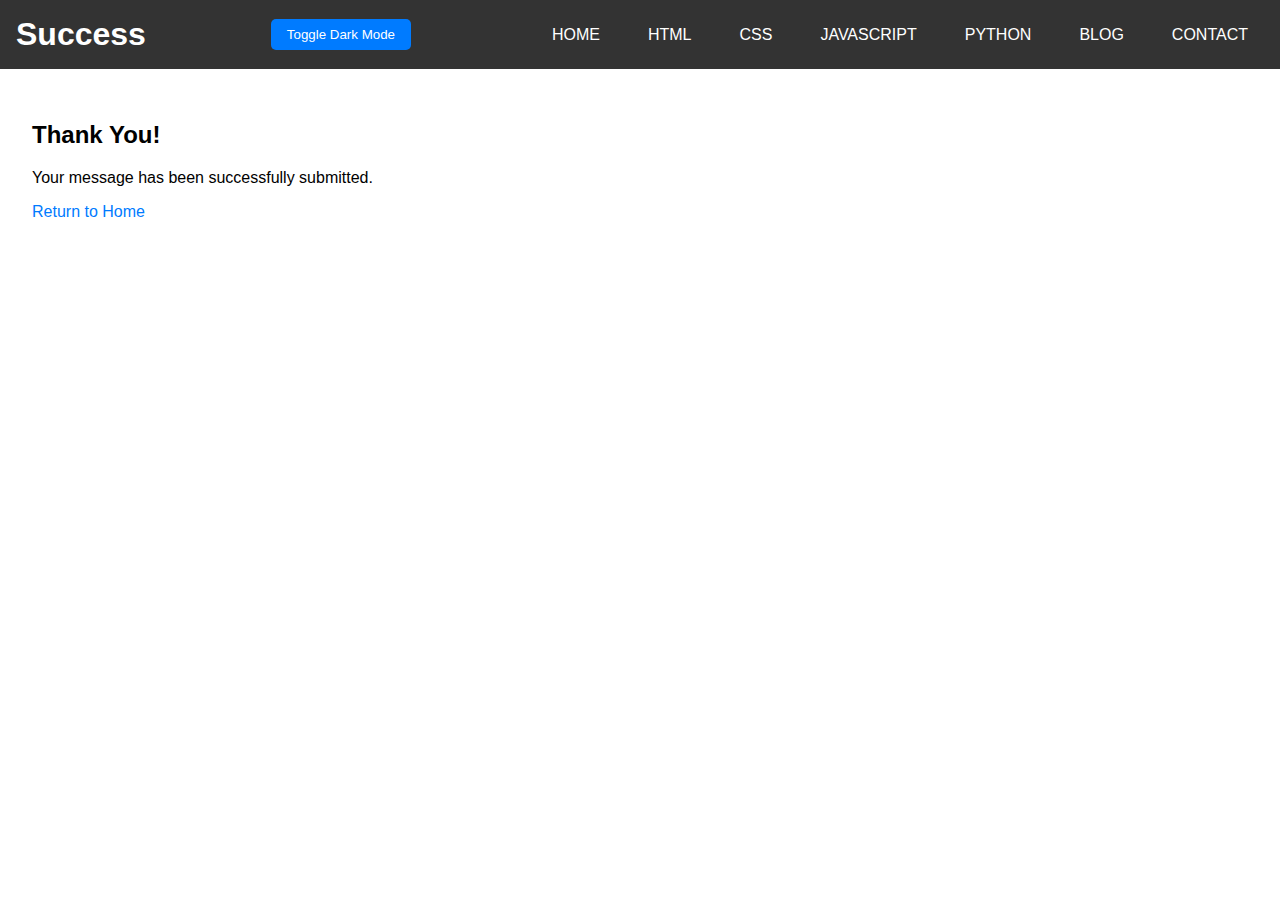
<file: succes.html>
<!DOCTYPE html>
<html lang="en">
<head>
    <meta charset="UTF-8">
    <meta name="viewport" content="width=device-width, initial-scale=1.0">
    <title>codeMe -Success</title>
    <link rel="stylesheet" href="static/css/style.css">
    <script src="static/script.js" defer></script>
    <style>
html, body {
    height: 100%;
    margin: 0;
    padding: 0;
    box-sizing: border-box;
}
body {
    min-height: 100vh;
    width: 100vw;
    margin: 0;
    padding: 0;
    box-sizing: border-box;
    background: #fff;
}
#root, .container {
    min-height: calc(100vh - 64px); /* adjust if nav height changes */
    box-sizing: border-box;
}
nav {
    display: flex;
    justify-content: space-between;
    align-items: center;
    background-color: #333;
    color: white;
    padding: 1rem;
}
nav h1 {
    margin: 0;
}
.nav-links {
    display: flex;
    gap: 1rem;
}
.nav-links a {
    color: white;
    text-decoration: none;
    padding: 0.5rem 1rem;
    border-radius: 5px;
}
.nav-links a.active {
    background-color: #007bff;
}
.burger {
    display: none;
    flex-direction: column;
    cursor: pointer;
}
.burger div {
    width: 25px;
    height: 3px;
    background-color: white;
    margin: 3px 0;
}
@media (max-width: 768px) {
    .nav-links {
        display: none;
        flex-direction: column;
        background-color: #333;
        position: absolute;
        top: 60px;
        right: 10px;
        width: 150px;
        border-radius: 5px;
        padding: 1rem;
    }
    .nav-links.active {
        display: flex;
    }
    .burger {
        display: flex;
    }
}
button {
    cursor: pointer;
    padding: 0.5rem 1rem;
    border: none;
    background-color: #007bff;
    color: white;
    border-radius: 5px;
    transition: background 0.2s;
}
button:hover {
    background-color: #0056b3;
}
    </style>   
</head>
<body>
    <nav>
        <h1>Success</h1>
        <button onclick="toggleTheme()">Toggle Dark Mode</button>
        <div class="burger" onclick="toggleMenu()">
            <div></div>
            <div></div>
            <div></div>
        </div>
        <div class="nav-links">
            <a href="index.html">HOME</a>
            <a href="htmlMe.html">HTML</a>
            <a href="cssMe.html">CSS</a>
            <a href="javascriptMe.html">JAVASCRIPT</a>
            <a href="pythonMe.html">PYTHON</a>
            <a href="blog.html">BLOG</a>
            <a href="contact.html">CONTACT</a>
        </div>
    </nav>

    <div class="container">
        <h2>Thank You!</h2>
        <p>Your message has been successfully submitted.</p>
        <a href="index.html">Return to Home</a>
    </div>
    <script>
        // Toggle the burger menu
        function toggleMenu() {
            const navLinks = document.querySelector('.nav-links');
            navLinks.classList.toggle('active');
        }
    </script>
</body>
</html>
</file>
<file: static/css/style.css>
body {
    font-family: Arial, sans-serif;
    margin: 0;
    padding: 0;
    background-color: #ffffff;
    color: #000000;
}

nav {
    background-color: #333;
    color: #fff;
    padding: 1rem;
    display: flex;
    justify-content: space-between;
    align-items: center;
}

.container {
    padding: 2rem;
}

ul {
    list-style-type: none;
    padding: 0;
}

ul li {
    margin: 0.5rem 0;
}

a {
    text-decoration: none;
    color: #007bff;
}

a:hover {
    text-decoration: underline;
}

button {
    cursor: pointer;
    padding: 0.5rem 1rem;
    border: none;
    background-color: #007bff;
    color: white;
    border-radius: 5px;
}

button:hover {
    background-color: #0056b3;
}
</file>
<file: static/css/blogstyle.css>
/* General Styles */
body {
    margin: 0;
    font-family: Arial, sans-serif;
    background-color: #f4f4f4; /* Match light mode of other pages */
    color: #333;
}

body.dark-mode {
    background-color: #222; /* Match dark mode of javascriptMe.html */
    color: #fff;
}

nav {
    display: flex;
    justify-content: space-between;
    align-items: center;
    background-color: #333;
    color: white;
    padding: 1rem;
}

nav h1 {
    margin: 0;
}

.nav-links {
    display: flex;
    gap: 1rem;
}

.nav-links a {
    color: white;
    text-decoration: none;
    padding: 0.5rem 1rem;
    border-radius: 5px;
}

.nav-links a.active {
    background-color: #007bff;
}

.burger {
    display: none;
    flex-direction: column;
    cursor: pointer;
}

.burger div {
    width: 25px;
    height: 3px;
    background-color: white;
    margin: 3px 0;
}

/* Responsive Navbar Styles */
@media (max-width: 768px) {
    .nav-links {
        display: none;
        flex-direction: column;
        background-color: #333;
        position: absolute;
        top: 60px;
        right: 10px;
        width: 150px;
        border-radius: 5px;
        padding: 1rem;
    }

    .nav-links.active {
        display: flex;
    }

    .burger {
        display: flex;
    }
}

/* Dark Mode Styles */
body.dark-mode nav {
    background-color: #222;
}

body.dark-mode .nav-links a {
    color: #fff;
}

body.dark-mode .nav-links a.active {
    background-color: #0056b3;
}

nav, footer {
    position: fixed;
    width: 100%;
    background-color: #333;
    color: white;
    padding: 1rem;
    z-index: 1000;
}

nav {
    top: 0;
    display: flex;
    justify-content: space-between;
    align-items: center;
}

footer {
    bottom: 0;
    text-align: center;
}

.container {
    margin-top: 70px;
    margin-bottom: 70px;
    padding: 1rem;
}

.blog-posts {
    max-width: 800px;
    margin: 0 auto;
}

.blog-post {
    background-color: #f8f9fa; /* Match light mode card background */
    color: #333;
    padding: 1rem;
    margin-bottom: 1rem;
    border-radius: 5px;
    box-shadow: 0 2px 5px rgba(0, 0, 0, 0.1);
    word-wrap: break-word;
    overflow-wrap: break-word;
}

.blog-post h3 {
    margin: 0 0 0.5rem;
    color: #333;
}

.blog-post p {
    margin: 0.5rem 0;
    color: #333;
}

body.dark-mode .blog-post {
    background-color: #333; /* Match dark mode card background */
    color: #f8f9fa;
}

body.dark-mode .blog-post h3,
body.dark-mode .blog-post p {
    color: #f8f9fa;
}

.add-post {
    margin-bottom: 2rem;
}

.add-post input, .add-post textarea {
    width: 100%;
    margin-bottom: 1rem;
    padding: 0.5rem;
    border: 1px solid #ddd;
    border-radius: 5px;
    background-color: #fff;
    color: #333;
}

body.dark-mode .add-post input,
body.dark-mode .add-post textarea {
    background-color: #222;
    color: #fff;
    border: 1px solid #555;
}

.add-post button {
    padding: 0.5rem 1rem;
    background-color: #007bff;
    color: white;
    border: none;
    border-radius: 5px;
    cursor: pointer;
}

.add-post button:hover {
    background-color: #0056b3;
}

.emoji-container {
    margin-top: 1rem;
}

.emoji-container button {
    background: none;
    border: none;
    font-size: 1.125rem;
    cursor: pointer;
    margin-right: 0.5rem;
}

.emoji-container button.selected {
    border: 2px solid #007bff;
    border-radius: 50%;
}

.scroll-to-top {
    position: fixed;
    bottom: 80px;
    right: 20px;
    background-color: #007bff;
    color: white;
    padding: 0.5rem 1rem;
    border: none;
    border-radius: 5px;
    cursor: pointer;
    display: none;
}

.scroll-to-top:hover {
    background-color: #0056b3;
}
</file>
<file: static/css/javascriptMestyle.css>
html, body {
    height: 100%;
    margin: 0;
    padding: 0;
    box-sizing: border-box;
}
body {
    min-height: 100vh;
    width: 100vw;
    margin: 0;
    padding: 0;
    box-sizing: border-box;
    background: #fff;
    color: #333;
    font-family: Arial, sans-serif;
}
#root, .container {
    min-height: calc(100vh - 64px);
    box-sizing: border-box;
    height: auto;
}
nav {
    display: flex;
    justify-content: space-between;
    align-items: center;
    background-color: #333;
    color: white;
    padding: 1rem;
}
nav h1 {
    margin: 0;
}
.nav-links {
    display: flex;
    gap: 1rem;
}
.nav-links a {
    color: white;
    text-decoration: none;
    padding: 0.5rem 1rem;
    border-radius: 5px;
}
.nav-links a.active {
    background-color: #007bff;
}
.burger {
    display: none;
    flex-direction: column;
    cursor: pointer;
}
.burger div {
    width: 25px;
    height: 3px;
    background-color: white;
    margin: 3px 0;
}
@media (max-width: 768px) {
    .nav-links {
        display: none;
        flex-direction: column;
        background-color: #333;
        position: absolute;
        top: 60px;
        right: 10px;
        width: 150px;
        border-radius: 5px;
        padding: 1rem;
    }
    .nav-links.active {
        display: flex;
    }
    .burger {
        display: flex;
    }
}
button {
    cursor: pointer;
    padding: 0.5rem 1rem;
    border: none;
    background-color: #007bff;
    color: white;
    border-radius: 5px;
    transition: background 0.2s;
}
button:hover {
    background-color: #0056b3;
}
pre {
    background-color: #f8f9fa;
    color: #333;
    padding: 1rem;
    border: 1px solid #ddd;
    border-radius: 5px;
    overflow-x: auto;
    white-space: pre-wrap;
}
.dark-mode {
    background-color: #222 !important;
    color: white !important;
}
.dark-mode pre {
    background-color: #333;
    color: #f8f9fa;
    border: 1px solid #555;
}
</file>
<file: static/css/htmlMestyle.css>
html, body {
    height: 100%;
    margin: 0;
    padding: 0;
    box-sizing: border-box;
}
body {
    min-height: 100vh;
    width: 100vw;
    margin: 0;
    padding: 0;
    box-sizing: border-box;
    background: #fff;
    color: #333;
    font-family: Arial, sans-serif;
}
#root, .container {
    min-height: calc(100vh - 64px);
    box-sizing: border-box;
    height: auto;
}
nav {
    display: flex;
    justify-content: space-between;
    align-items: center;
    background-color: #333;
    color: white;
    padding: 1rem;
}
nav h1 {
    margin: 0;
}
.nav-links {
    display: flex;
    gap: 1rem;
}
.nav-links a {
    color: white;
    text-decoration: none;
    padding: 0.5rem 1rem;
    border-radius: 5px;
}
.nav-links a.active {
    background-color: #007bff;
}
.burger {
    display: none;
    flex-direction: column;
    cursor: pointer;
}
.burger div {
    width: 25px;
    height: 3px;
    background-color: white;
    margin: 3px 0;
}
@media (max-width: 768px) {
    .nav-links {
        display: none;
        flex-direction: column;
        background-color: #333;
        position: absolute;
        top: 60px;
        right: 10px;
        width: 150px;
        border-radius: 5px;
        padding: 1rem;
    }
    .nav-links.active {
        display: flex;
    }
    .burger {
        display: flex;
    }
}
button, .example-btn {
    cursor: pointer;
    padding: 0.5rem 1rem;
    border: none;
    background-color: #007bff;
    color: white;
    border-radius: 5px;
    transition: background 0.2s;
    font-size: 1rem;
}
button:hover, .example-btn:hover {
    background-color: #0056b3;
}
pre {
    background-color: #f8f9fa;
    color: #333;
    padding: 1rem;
    border: 1px solid #ddd;
    border-radius: 5px;
    overflow-x: auto;
    white-space: pre-wrap;
}
.dark-mode {
    background-color: #222 !important;
    color: white !important;
}
.dark-mode pre {
    background-color: #333;
    color: #f8f9fa;
    border: 1px solid #555;
}
</file>
<file: static/css/pythonMestyle.css>
/* Segment 13 of 30: pythonMestyle.css (Python-specific styles) */

body {
    font-family: 'Segoe UI', Arial, sans-serif;
    background: #f8f9fa;
    color: #222;
    margin: 0;
    padding: 0;
}

.container {
    max-width: 900px;
    margin: 2rem auto;
    background: #fff;
    border-radius: 10px;
    box-shadow: 0 2px 8px rgba(0,0,0,0.08);
    padding: 2rem;
}

.topic-section {
    margin-bottom: 2.5rem;
    border-left: 5px solid #306998;
    background: #f4f8fb;
    padding: 1.5rem 1.5rem 1.5rem 2rem;
    border-radius: 8px;
    animation: fadeIn 0.7s;
}

.topic-section h3 {
    color: #306998;
    margin-top: 0;
}

.explanation {
    font-size: 1.08rem;
    margin-bottom: 1rem;
    color: #444;
}

.example-btn {
    background: #306998;
    color: #fff;
    border: none;
    border-radius: 5px;
    padding: 0.5rem 1.2rem;
    font-size: 1rem;
    margin-bottom: 1rem;
    cursor: pointer;
    transition: background 0.2s;
}
.example-btn:hover {
    background: #204060;
}

.examples-list {
    margin-bottom: 1rem;
}

.example-animate {
    background: #eaf1fb;
    border-left: 4px solid #ffd43b;
    margin-bottom: 1.2rem;
    padding: 1rem 1.2rem;
    border-radius: 6px;
    animation: slideIn 0.6s;
    box-shadow: 0 1px 4px rgba(48,105,152,0.04);
}

.example-animate pre {
    background: #222;
    color: #ffd43b;
    padding: 0.7rem 1rem;
    border-radius: 4px;
    font-size: 1.02rem;
    overflow-x: auto;
    margin: 0.5rem 0;
}

.console-output {
    background: #222;
    color: #b5e853;
    padding: 0.5rem 1rem;
    border-radius: 4px;
    font-size: 0.98rem;
    margin-top: 0.5rem;
    font-family: 'Fira Mono', 'Consolas', monospace;
    word-break: break-word;
}

@keyframes fadeIn {
    from { opacity: 0; transform: translateY(20px);}
    to { opacity: 1; transform: translateY(0);}
}
@keyframes slideIn {
    from { opacity: 0; transform: translateX(-30px);}
    to { opacity: 1; transform: translateX(0);}
}

/* Responsive adjustments */
@media (max-width: 600px) {
    .container {
        padding: 0.7rem;
    }
    .topic-section {
        padding: 1rem 0.7rem 1rem 1rem;
    }
    .example-animate pre, .console-output {
        font-size: 0.95rem;
        padding: 0.5rem 0.7rem;
    }
}
</file>
